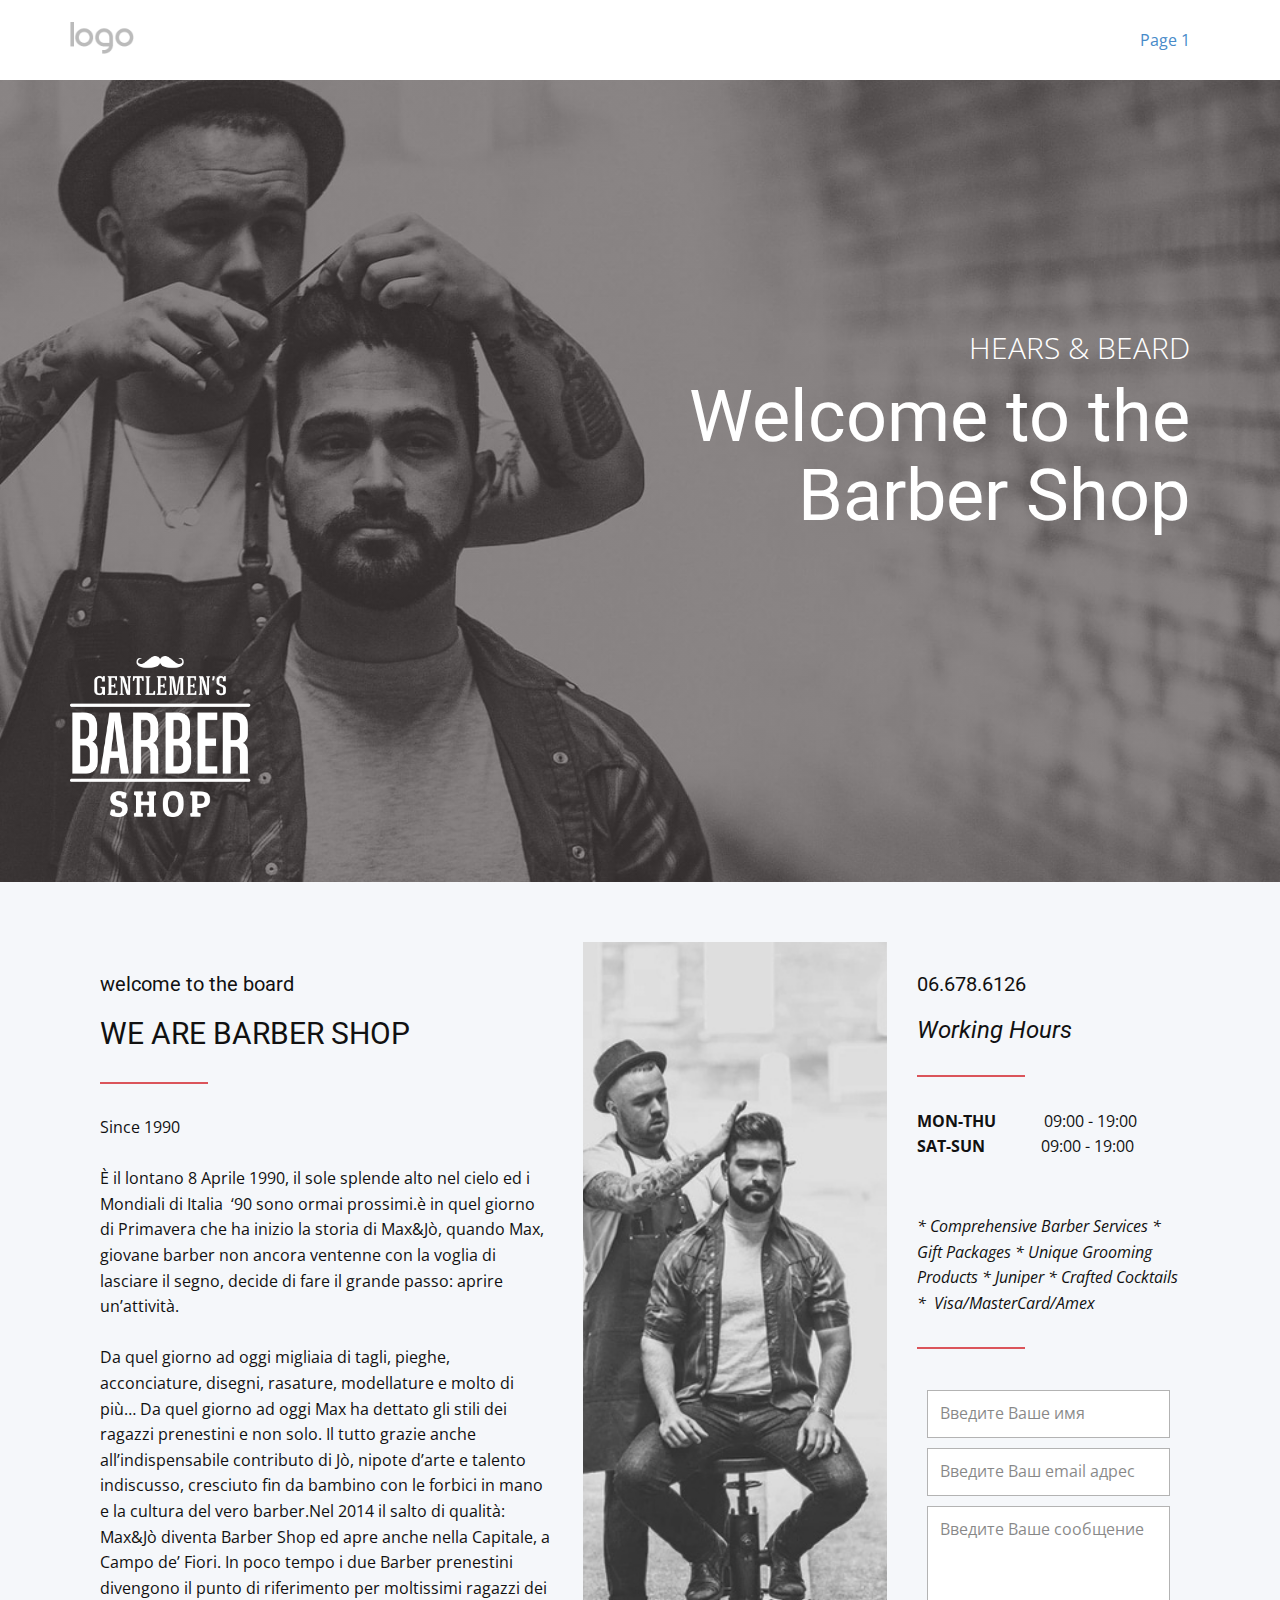
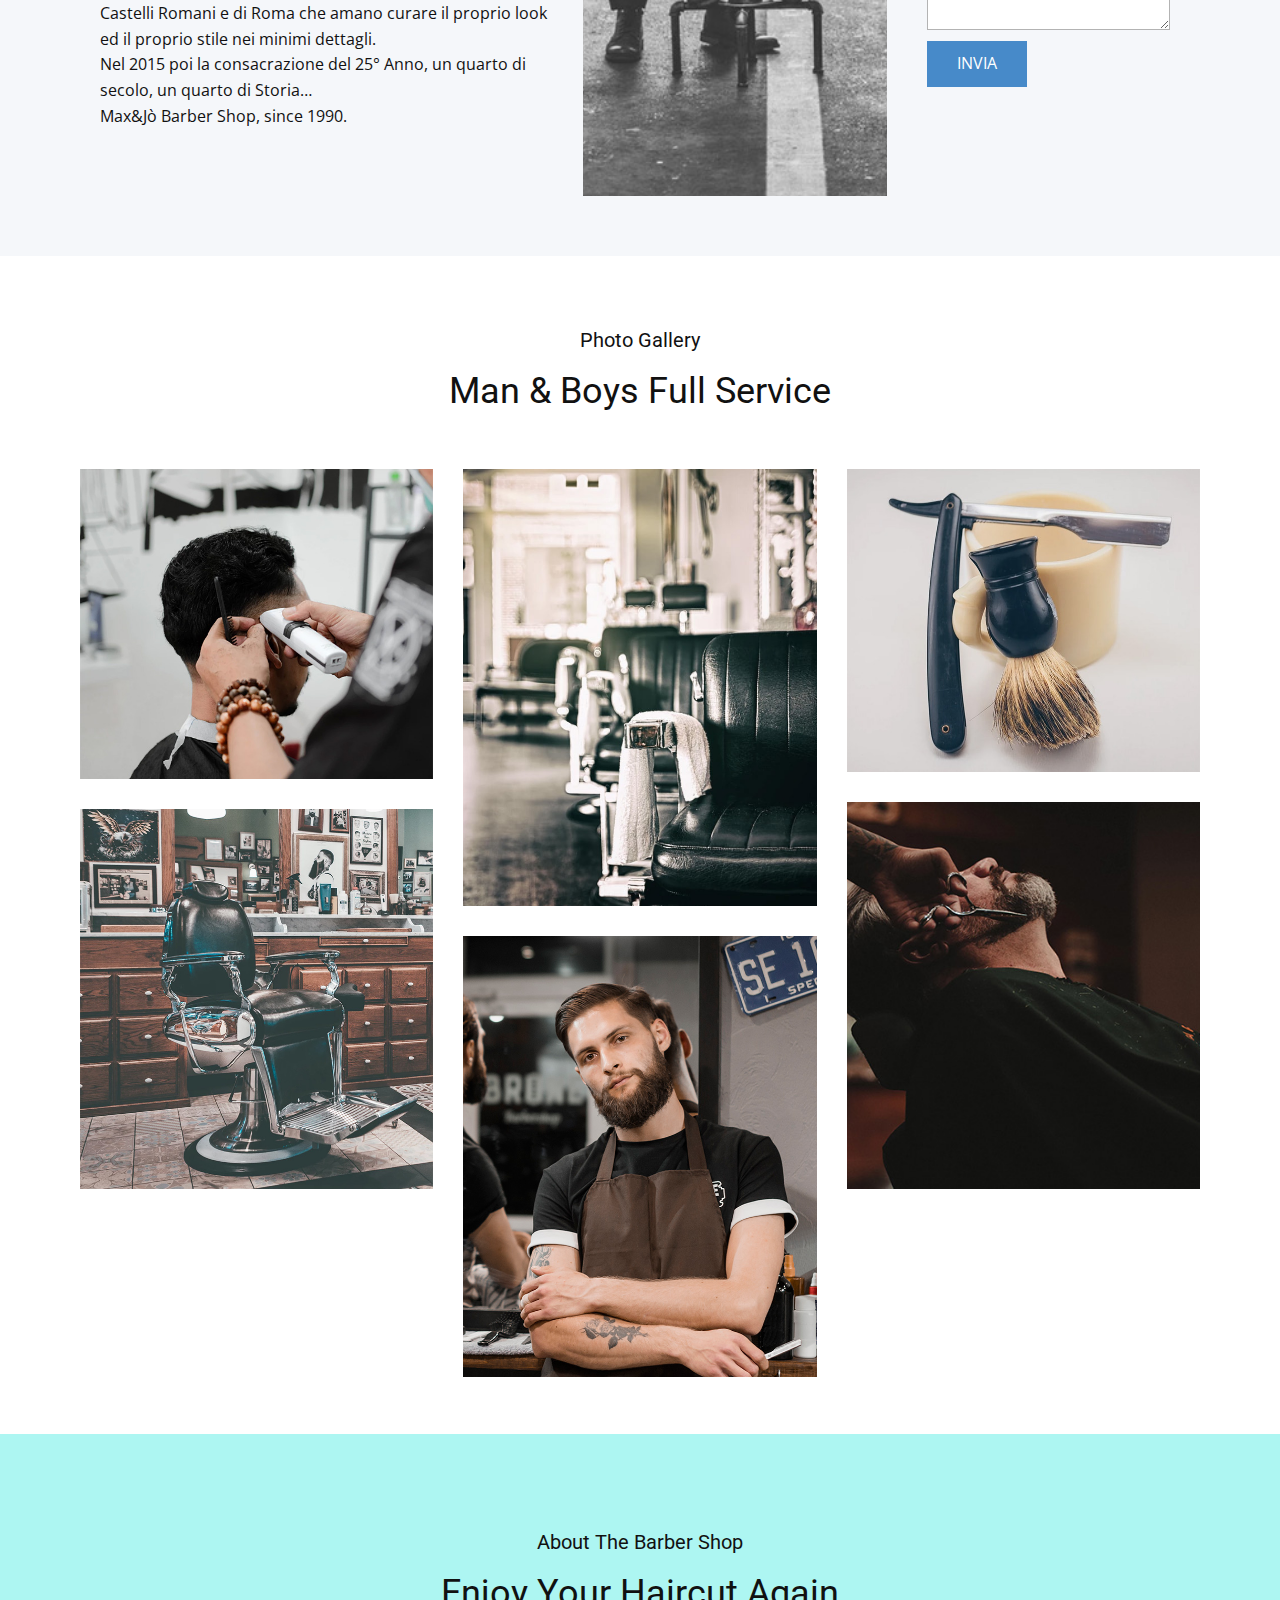
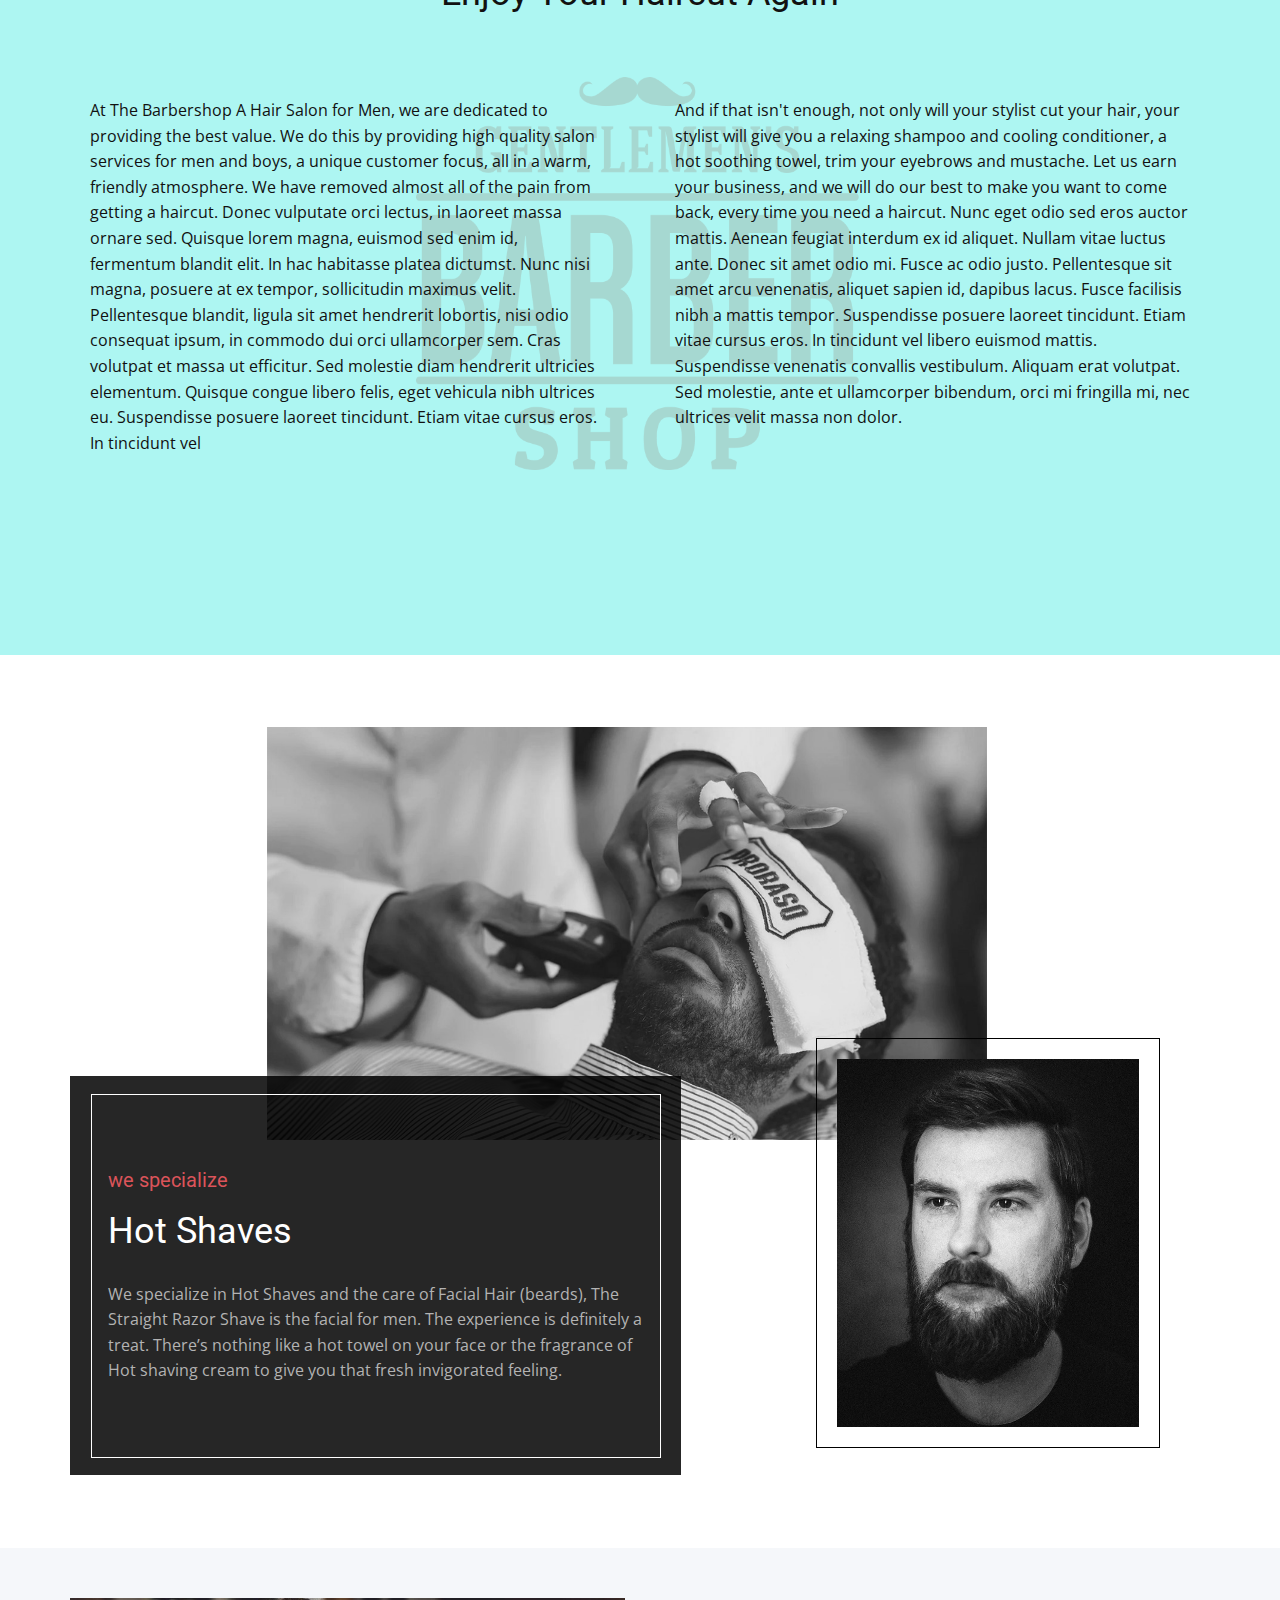
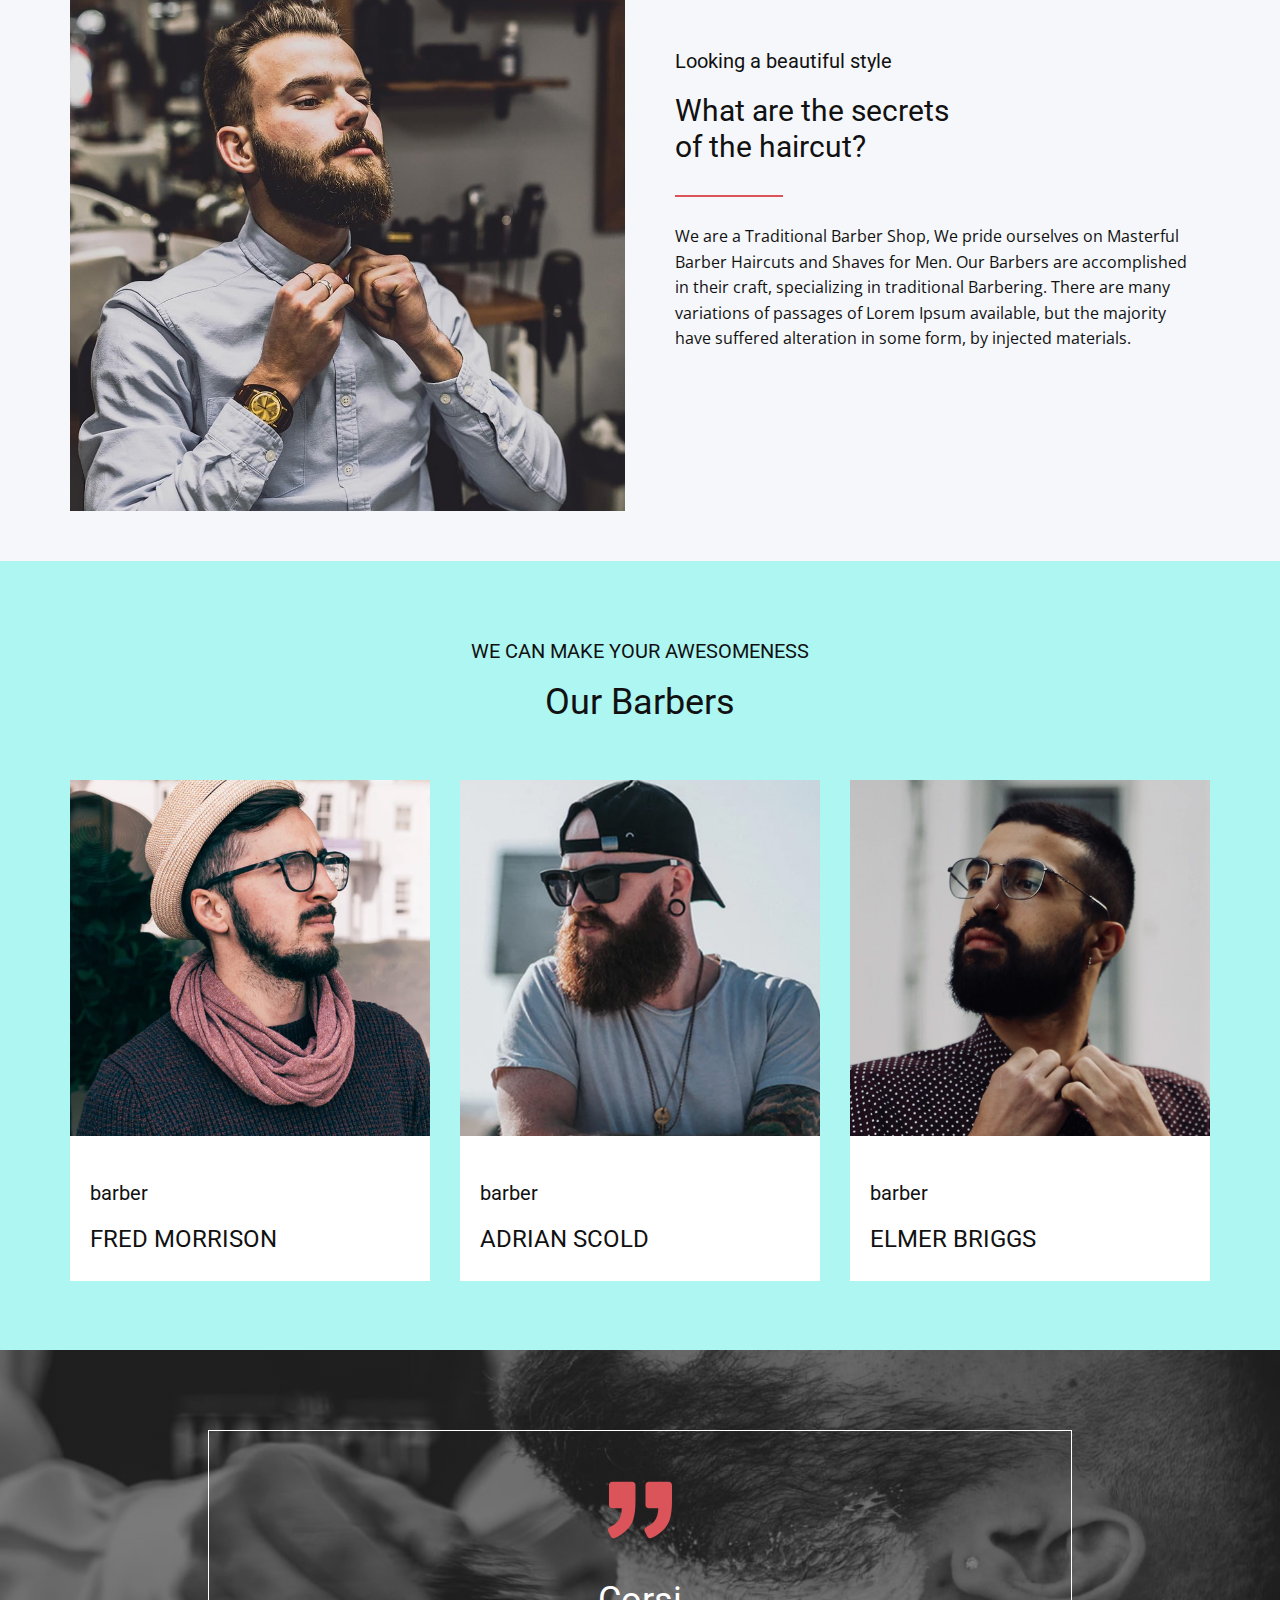
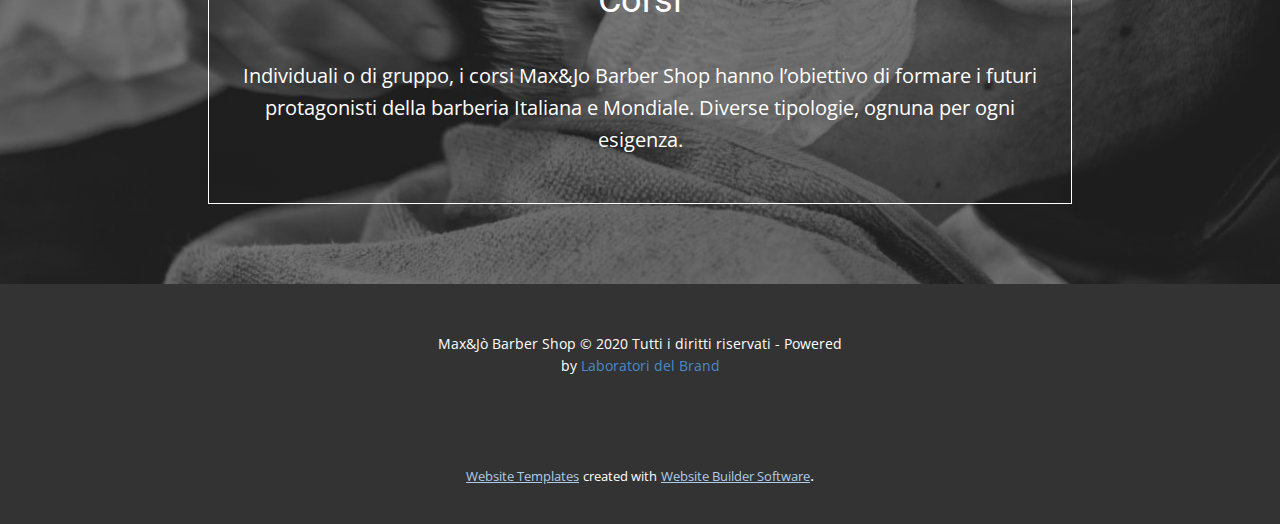
<file: index.html>
<!DOCTYPE html>
<html style="font-size: 16px;">
  <head>
    <meta name="viewport" content="width=device-width, initial-scale=1.0">
    <meta charset="utf-8">
    <meta name="keywords" content="Welcome to theBarber Shop, Man &amp; Boys Full Service, Enjoy Your Haircut Again, Hot Shaves, Our Barbers, testimonials, INTUITIVE">
    <meta name="description" content="">
    <meta name="page_type" content="np-template-header-footer-from-plugin">
    <title>Page 1</title>
    <link rel="stylesheet" href="nicepage.css" media="screen">
<link rel="stylesheet" href="Page-1.css" media="screen">
    <script class="u-script" type="text/javascript" src="jquery.js" defer=""></script>
    <script class="u-script" type="text/javascript" src="nicepage.js" defer=""></script>
    <meta name="generator" content="Nicepage 3.0.9, nicepage.com">
    <link id="u-theme-google-font" rel="stylesheet" href="https://fonts.googleapis.com/css?family=Roboto:100,100i,300,300i,400,400i,500,500i,700,700i,900,900i|Open+Sans:300,300i,400,400i,600,600i,700,700i,800,800i">
    
    
    
    
    <script src="[data-uri]"></script>
    
    
    
    
    <script type="application/ld+json">{
		"@context": "http://schema.org",
		"@type": "Organization",
		"name": "",
		"url": "index.html",
		"logo": "images/default-logo.png"
}</script>
    <meta property="og:title" content="Page 1">
    <meta property="og:type" content="website">
    <meta name="theme-color" content="#478ac9">
    <link rel="canonical" href="index.html">
    <meta property="og:url" content="index.html">
  </head>
  <body data-home-page="Page-1.html" data-home-page-title="Page 1" class="u-body"><header class="u-clearfix u-header u-header" id="sec-451f"><div class="u-clearfix u-sheet u-valign-middle u-sheet-1">
        <a href="https://nicepage.com" class="u-image u-logo u-image-1">
          <img src="images/default-logo.png" class="u-logo-image u-logo-image-1">
        </a>
        <nav class="u-menu u-menu-dropdown u-offcanvas u-menu-1">
          <div class="menu-collapse" style="font-size: 1rem; letter-spacing: 0px;">
            <a class="u-button-style u-custom-left-right-menu-spacing u-custom-padding-bottom u-custom-top-bottom-menu-spacing u-nav-link u-text-active-palette-1-base u-text-hover-palette-2-base" href="#">
              <svg><use xmlns:xlink="http://www.w3.org/1999/xlink" xlink:href="#menu-hamburger"></use></svg>
              <svg version="1.1" xmlns="http://www.w3.org/2000/svg" xmlns:xlink="http://www.w3.org/1999/xlink"><defs><symbol id="menu-hamburger" viewBox="0 0 16 16" style="width: 16px; height: 16px;"><rect y="1" width="16" height="2"></rect><rect y="7" width="16" height="2"></rect><rect y="13" width="16" height="2"></rect>
</symbol>
</defs></svg>
            </a>
          </div>
          <div class="u-nav-container">
            <ul class="u-nav u-unstyled u-nav-1"><li class="u-nav-item"><a class="u-button-style u-nav-link u-text-active-palette-1-base u-text-hover-palette-2-base" href="Page-1.html" style="padding: 10px 20px;">Page 1</a>
</li></ul>
          </div>
          <div class="u-nav-container-collapse">
            <div class="u-black u-container-style u-inner-container-layout u-opacity u-opacity-95 u-sidenav">
              <div class="u-sidenav-overflow">
                <div class="u-menu-close"></div>
                <ul class="u-align-center u-nav u-popupmenu-items u-unstyled u-nav-2"><li class="u-nav-item"><a class="u-button-style u-nav-link" href="Page-1.html">Page 1</a>
</li></ul>
              </div>
            </div>
            <div class="u-black u-menu-overlay u-opacity u-opacity-70"></div>
          </div>
        </nav>
      </div></header>
    <section class="u-clearfix u-expand-resize u-image u-shading u-section-1" id="carousel_80b3">
      <div class="u-clearfix u-sheet u-sheet-1">
        <div class="u-align-right u-container-style u-expanded-width-md u-expanded-width-sm u-expanded-width-xs u-group u-group-1">
          <div class="u-container-layout u-valign-middle-xs u-valign-top-sm u-container-layout-1">
            <h3 class="u-custom-font u-text u-text-font u-text-1">Hears &amp; Beard</h3>
            <h1 class="u-text u-title u-text-2">Welcome to the<br>Barber Shop
            </h1>
          </div>
        </div>
        <img src="images/a23ca55d86296b53f7f2a6c5d90c1488.png" alt="" class="u-image u-image-contain u-image-default u-image-1" data-image-width="600" data-image-height="526">
      </div>
    </section>
    <section class="u-clearfix u-palette-5-light-3 u-section-2" id="carousel_e642">
      <div class="u-clearfix u-sheet u-sheet-1">
        <div class="u-clearfix u-layout-wrap u-layout-wrap-1">
          <div class="u-layout">
            <div class="u-layout-row">
              <div class="u-align-left u-container-style u-layout-cell u-left-cell u-size-27 u-layout-cell-1">
                <div class="u-container-layout u-container-layout-1">
                  <h5 class="u-text u-text-1">welcome to the board</h5>
                  <h3 class="u-text u-text-2">WE ARE BARBER SHOP</h3>
                  <div class="u-border-2 u-border-palette-2-base u-line u-line-horizontal u-line-1"></div>
                  <p class="u-text u-text-3">Since 1990<br>
                    <br>È il lontano 8 Aprile 1990, il sole splende alto nel cielo ed i Mondiali di Italia &nbsp;‘90 sono ormai prossimi.è in quel giorno di Primavera che ha inizio la storia di Max&amp;Jò, quando&nbsp;Max, giovane barber non ancora ventenne con la voglia di lasciare il segno, decide di fare il grande passo: aprire un’attività.<br>
                    <br>Da quel giorno ad oggi migliaia di tagli, pieghe, acconciature, disegni, rasature, modellature e molto di più… Da quel giorno ad oggi Max ha dettato gli stili dei ragazzi prenestini e non solo. Il tutto grazie anche all’indispensabile contributo di&nbsp;Jò, nipote d’arte e talento indiscusso, cresciuto fin da bambino con le forbici in mano e la cultura del vero barber.Nel 2014 il salto di qualità: Max&amp;Jò diventa&nbsp;Barber Shop&nbsp;ed apre anche nella Capitale, a Campo de’ Fiori. In poco tempo i due Barber prenestini divengono il punto di riferimento per moltissimi ragazzi dei Castelli Romani e di Roma che amano curare il proprio look ed il proprio stile nei minimi dettagli.<br>Nel 2015 poi la consacrazione del 25° Anno, un quarto di secolo, un quarto di Storia…<br>Max&amp;Jò Barber Shop, since 1990.
                  </p>
                </div>
              </div>
              <div class="u-container-style u-image u-layout-cell u-size-16 u-image-1">
                <div class="u-container-layout u-container-layout-2"></div>
              </div>
              <div class="u-container-style u-layout-cell u-right-cell u-size-17 u-layout-cell-3">
                <div class="u-container-layout u-valign-top u-container-layout-3">
                  <h5 class="u-text u-text-4">06.678.6126</h5>
                  <h3 class="u-text u-text-5">Working Hours</h3>
                  <div class="u-border-2 u-border-palette-2-base u-line u-line-horizontal u-line-2"></div>
                  <p class="u-text u-text-6"><b>MON-THU&nbsp; &nbsp; &nbsp; &nbsp; &nbsp; &nbsp;&nbsp;</b>09:00 - 19:00<br><b>SAT-SUN</b>&nbsp; &nbsp; &nbsp; &nbsp; &nbsp; &nbsp; &nbsp; 09:00 - 19:00&nbsp;<br>
                  </p>
                  <p class="u-text u-text-7">* Comprehensive Barber Services * Gift Packages * Unique Grooming Products * Juniper * Crafted Cocktails *&nbsp; Visa/MasterCard/Amex&nbsp;</p>
                  <div class="u-border-2 u-border-palette-2-base u-line u-line-horizontal u-line-3"></div>
                  <div class="u-form u-form-1">
                    <form action="#" method="POST" class="u-clearfix u-form-spacing-10 u-form-vertical u-inner-form" style="padding: 10px" source="custom" name="form">
                      <div class="u-form-group u-form-name">
                        <label for="name-0bd3" class="u-form-control-hidden u-label">Имя</label>
                        <input type="text" placeholder="Введите Ваше имя" id="name-0bd3" name="name" class="u-border-1 u-border-grey-30 u-input u-input-rectangle u-white" required="">
                      </div>
                      <div class="u-form-email u-form-group">
                        <label for="email-0bd3" class="u-form-control-hidden u-label">Эл. почта</label>
                        <input type="email" placeholder="Введите Ваш email адрес" id="email-0bd3" name="email" class="u-border-1 u-border-grey-30 u-input u-input-rectangle u-white" required="">
                      </div>
                      <div class="u-form-group u-form-message">
                        <label for="message-0bd3" class="u-form-control-hidden u-label">Сообщение</label>
                        <textarea placeholder="Введите Ваше сообщение" rows="4" cols="50" id="message-0bd3" name="message" class="u-border-1 u-border-grey-30 u-input u-input-rectangle u-white" required=""></textarea>
                      </div>
                      <div class="u-align-left u-form-group u-form-submit">
                        <a href="#" class="u-btn u-btn-submit u-button-style">INVIA</a>
                        <input type="submit" value="submit" class="u-form-control-hidden">
                      </div>
                      <div class="u-form-send-message u-form-send-success"> Спасибо! Ваше сообщение отправлено. </div>
                      <div class="u-form-send-error u-form-send-message"> Отправка не удалась. Пожалуйста, исправьте ошибки и попробуйте еще раз. </div>
                      <input type="hidden" value="" name="recaptchaResponse">
                    </form>
                  </div>
                </div>
              </div>
            </div>
          </div>
        </div>
      </div>
    </section>
    <section class="u-clearfix u-section-3" id="carousel_2cab">
      <div class="u-clearfix u-sheet u-sheet-1">
        <div class="u-align-center u-container-style u-group u-group-1">
          <div class="u-container-layout u-valign-middle u-container-layout-1">
            <h5 class="u-text u-text-1">Photo Gallery</h5>
            <h2 class="u-text u-text-2">Man &amp; Boys Full Service</h2>
          </div>
        </div>
        <div class="u-clearfix u-gutter-30 u-layout-wrap u-layout-wrap-1">
          <div class="u-gutter-0 u-layout">
            <div class="u-layout-row">
              <div class="u-size-20 u-size-30-md">
                <div class="u-layout-col">
                  <div class="u-container-style u-image u-layout-cell u-left-cell u-size-20 u-image-1">
                    <div class="u-container-layout"></div>
                  </div>
                  <div class="u-container-style u-image u-layout-cell u-left-cell u-size-40 u-image-2">
                    <div class="u-container-layout"></div>
                  </div>
                </div>
              </div>
              <div class="u-size-20 u-size-30-md">
                <div class="u-layout-col">
                  <div class="u-container-style u-image u-layout-cell u-size-40 u-image-3">
                    <div class="u-container-layout"></div>
                  </div>
                  <div class="u-container-style u-expand-resize u-layout-cell u-size-20 u-layout-cell-4">
                    <div class="u-container-layout">
                      <img class="u-expanded-width u-image u-image-4" src="images/8a4f31515cd189882cdef448dda088a3.jpeg">
                    </div>
                  </div>
                </div>
              </div>
              <div class="u-size-20 u-size-60-md">
                <div class="u-layout-col">
                  <div class="u-container-style u-image u-layout-cell u-right-cell u-size-20 u-image-5">
                    <div class="u-container-layout"></div>
                  </div>
                  <div class="u-container-style u-image u-layout-cell u-right-cell u-size-40 u-image-6">
                    <div class="u-container-layout"></div>
                  </div>
                </div>
              </div>
            </div>
          </div>
        </div>
      </div>
    </section>
    <section class="u-clearfix u-palette-4-light-2 u-section-4" id="carousel_0607">
      <div class="u-clearfix u-sheet u-sheet-1">
        <div class="u-align-center u-container-style u-expanded-width-md u-expanded-width-sm u-expanded-width-xs u-group u-group-1">
          <div class="u-container-layout u-valign-middle u-container-layout-1">
            <h5 class="u-text u-text-1">About The Barber Shop</h5>
            <h2 class="u-text u-text-2">Enjoy Your Haircut Again</h2>
          </div>
        </div>
        <img src="images/47398b18359d832657ec2edb0827fa9e.png" alt="" class="u-image u-image-contain u-image-default u-opacity u-opacity-35 u-image-1">
        <div class="u-clearfix u-expanded-width u-gutter-30 u-layout-wrap u-layout-wrap-1">
          <div class="u-gutter-0 u-layout">
            <div class="u-layout-row">
              <div class="u-container-style u-layout-cell u-left-cell u-size-30 u-layout-cell-1">
                <div class="u-container-layout u-valign-top">
                  <p class="u-text u-text-3">At The Barbershop A Hair Salon for Men, we are dedicated to providing the best value. We do this by providing high quality salon services for men and boys, a unique customer focus, all in a warm, friendly atmosphere. We
                                    have removed almost all of the pain from getting a haircut. Donec vulputate orci lectus, in laoreet massa ornare sed. Quisque lorem magna, euismod sed enim id, fermentum blandit elit. In hac habitasse platea dictumst.
                                    Nunc nisi magna, posuere at ex tempor, sollicitudin maximus velit. Pellentesque blandit, ligula sit amet hendrerit lobortis, nisi odio consequat ipsum, in commodo dui orci ullamcorper sem. Cras volutpat et massa ut
                                    efficitur. Sed molestie diam hendrerit ultricies elementum. Quisque congue libero felis, eget vehicula nibh ultrices eu.&nbsp;Suspendisse posuere laoreet tincidunt. Etiam vitae cursus eros. In tincidunt vel</p>
                </div>
              </div>
              <div class="u-container-style u-layout-cell u-right-cell u-size-30 u-layout-cell-2">
                <div class="u-container-layout u-valign-top">
                  <p class="u-text u-text-4">And if that isn't enough, not only will your stylist cut your hair, your stylist will give you a relaxing shampoo and cooling conditioner, a hot soothing towel, trim your eyebrows and mustache. Let us earn your business,
                                    and we will do our best to make you want to come back, every time you need a haircut.&nbsp;Nunc eget odio sed eros auctor mattis. Aenean feugiat interdum ex id aliquet. Nullam vitae luctus ante. Donec sit amet odio
                                    mi. Fusce ac odio justo. Pellentesque sit amet arcu venenatis, aliquet sapien id, dapibus lacus. Fusce facilisis nibh a mattis tempor. Suspendisse posuere laoreet tincidunt. Etiam vitae cursus eros. In tincidunt vel
                                    libero euismod mattis. Suspendisse venenatis convallis vestibulum. Aliquam erat volutpat. Sed molestie, ante et ullamcorper bibendum, orci mi fringilla mi, nec ultrices velit massa non dolor.</p>
                </div>
              </div>
            </div>
          </div>
        </div>
      </div>
    </section>
    <section class="u-clearfix u-white u-section-5" id="carousel_82b7">
      <div class="u-clearfix u-sheet u-sheet-1">
        <img src="images/3dfba72dd6ccd16042b3765561008984.jpeg" alt="" class="u-image u-image-default u-image-1">
        <div class="u-black u-opacity u-opacity-85 u-shape u-shape-rectangle u-shape-1"></div>
        <div class="u-align-center-sm u-align-center-xs u-align-left-lg u-align-left-md u-align-left-xl u-border-1 u-border-white u-container-style u-group u-group-1">
          <div class="u-container-layout u-valign-middle u-container-layout-1">
            <h5 class="u-text u-text-palette-2-base u-text-1">we specialize</h5>
            <h2 class="u-text u-text-body-alt-color u-text-2">Hot Shaves</h2>
            <p class="u-text u-text-grey-30 u-text-3">We specialize in Hot Shaves and the care of Facial Hair (beards), The Straight Razor Shave is the facial for men. The experience is definitely a treat. There’s nothing like a hot towel on your face or the fragrance of Hot shaving cream
                        to give you that fresh invigorated feeling.</p>
          </div>
        </div>
        <div class="u-border-1 u-border-black u-container-style u-group u-group-2">
          <div class="u-container-layout">
            <img src="images/bdb8b1dfd44ee3abaf7d7768990ad6fa.jpeg" alt="" class="u-image u-image-default u-image-2" data-image-width="588" data-image-height="753">
          </div>
        </div>
      </div>
    </section>
    <section class="u-clearfix u-palette-5-light-3 u-section-6" id="carousel_9b77">
      <div class="u-clearfix u-sheet u-sheet-1">
        <div class="u-clearfix u-expanded-width u-gutter-30 u-layout-wrap u-layout-wrap-1">
          <div class="u-gutter-0 u-layout">
            <div class="u-layout-row">
              <div class="u-container-style u-image u-layout-cell u-left-cell u-size-30 u-image-1">
                <div class="u-container-layout"></div>
              </div>
              <div class="u-align-left u-container-style u-layout-cell u-right-cell u-size-30 u-layout-cell-2">
                <div class="u-container-layout u-valign-middle-sm u-valign-middle-xs u-valign-top-md u-container-layout-2">
                  <h5 class="u-text u-text-1">Looking a beautiful style</h5>
                  <h3 class="u-text u-text-2">What are the secrets<br>of the haircut?
                  </h3>
                  <div class="u-border-2 u-border-palette-2-base u-line u-line-horizontal u-line-1"></div>
                  <p class="u-text u-text-3">We are a Traditional Barber Shop, We pride ourselves on Masterful Barber Haircuts and Shaves for Men. Our Barbers are accomplished in their craft, specializing in traditional Barbering.&nbsp;There are many variations of
                                    passages of Lorem Ipsum available, but the majority have suffered alteration in some form, by injected materials.</p>
                </div>
              </div>
            </div>
          </div>
        </div>
      </div>
    </section>
    <section class="u-clearfix u-palette-4-light-2 u-section-7" id="carousel_3592">
      <div class="u-clearfix u-sheet u-sheet-1">
        <div class="u-align-center u-container-style u-expanded-width-lg u-expanded-width-md u-expanded-width-sm u-expanded-width-xs u-group u-group-1">
          <div class="u-container-layout u-valign-middle u-container-layout-1">
            <h5 class="u-text u-text-1">WE CAN MAKE YOUR AWESOMENESS</h5>
            <h2 class="u-text u-text-2">Our Barbers</h2>
          </div>
        </div>
        <div class="u-clearfix u-expanded-width u-gutter-30 u-layout-wrap u-layout-wrap-1">
          <div class="u-gutter-0 u-layout">
            <div class="u-layout-row">
              <div class="u-container-style u-layout-cell u-left-cell u-size-20 u-size-20-md u-white u-layout-cell-1">
                <div class="u-container-layout">
                  <img class="u-expanded-width u-image u-image-1" src="images/f7c1dd686e2a02fdcc5e9daa26b7d2bb.jpeg">
                  <h5 class="u-text u-text-3">barber</h5>
                  <h4 class="u-text u-text-4">FRED MORRISON</h4>
                </div>
              </div>
              <div class="u-container-style u-layout-cell u-size-20 u-size-20-md u-white u-layout-cell-2">
                <div class="u-container-layout">
                  <img class="u-expanded-width u-image u-image-2" src="images/15a720f65063b48272f63a1ef781b0bc.jpeg">
                  <h5 class="u-text u-text-5">barber</h5>
                  <h4 class="u-text u-text-6">ADRIAN SCOLD</h4>
                </div>
              </div>
              <div class="u-container-style u-layout-cell u-right-cell u-size-20 u-size-20-md u-white u-layout-cell-3">
                <div class="u-container-layout">
                  <img class="u-expanded-width u-image u-image-3" src="images/439f7e52f835009a8e8db356b4e7aa25.jpeg">
                  <h5 class="u-text u-text-7">barber</h5>
                  <h4 class="u-text u-text-8">ELMER BRIGGS</h4>
                </div>
              </div>
            </div>
          </div>
        </div>
      </div>
    </section>
    <section class="u-clearfix u-image u-shading u-section-8" src="" id="carousel_a820">
      <div class="u-clearfix u-sheet u-sheet-1">
        <div class="u-align-center u-border-1 u-border-white u-container-style u-expanded-width-md u-expanded-width-sm u-expanded-width-xs u-group u-group-1">
          <div class="u-container-layout u-valign-middle u-container-layout-1"><span class="u-icon u-icon-circle u-text-palette-2-base u-icon-1"><svg class="u-svg-link" preserveAspectRatio="xMidYMin slice" viewBox="0 0 975.036 975.036"><use xmlns:xlink="http://www.w3.org/1999/xlink" xlink:href="#svg-ee0e"></use></svg><svg xmlns="http://www.w3.org/2000/svg" xmlns:xlink="http://www.w3.org/1999/xlink" version="1.1" id="svg-ee0e" x="0px" y="0px" viewBox="0 0 975.036 975.036" style="enable-background:new 0 0 975.036 975.036;" xml:space="preserve" class="u-svg-content"><g><path d="M925.036,57.197h-304c-27.6,0-50,22.4-50,50v304c0,27.601,22.4,50,50,50h145.5c-1.9,79.601-20.4,143.3-55.4,191.2   c-27.6,37.8-69.399,69.1-125.3,93.8c-25.7,11.3-36.8,41.7-24.8,67.101l36,76c11.6,24.399,40.3,35.1,65.1,24.399   c66.2-28.6,122.101-64.8,167.7-108.8c55.601-53.7,93.7-114.3,114.3-181.9c20.601-67.6,30.9-159.8,30.9-276.8v-239   C975.036,79.598,952.635,57.197,925.036,57.197z"></path><path d="M106.036,913.497c65.4-28.5,121-64.699,166.9-108.6c56.1-53.7,94.4-114.1,115-181.2c20.6-67.1,30.899-159.6,30.899-277.5   v-239c0-27.6-22.399-50-50-50h-304c-27.6,0-50,22.4-50,50v304c0,27.601,22.4,50,50,50h145.5c-1.9,79.601-20.4,143.3-55.4,191.2   c-27.6,37.8-69.4,69.1-125.3,93.8c-25.7,11.3-36.8,41.7-24.8,67.101l35.9,75.8C52.336,913.497,81.236,924.298,106.036,913.497z"></path>
</g><g></g><g></g><g></g><g></g><g></g><g></g><g></g><g></g><g></g><g></g><g></g><g></g><g></g><g></g><g></g></svg></span>
            <h2 class="u-text u-text-body-alt-color u-text-1">Corsi</h2>
            <p class="u-text u-text-2">Individuali o di gruppo, i corsi Max&amp;Jo Barber Shop hanno l’obiettivo di formare i futuri protagonisti della barberia Italiana e Mondiale. Diverse tipologie, ognuna per ogni esigenza.</p>
          </div>
        </div>
      </div>
    </section>
    
    
    <footer class="u-align-center u-clearfix u-footer u-grey-80 u-footer" id="sec-0120"><div class="u-clearfix u-sheet u-sheet-1">
        <p class="u-small-text u-text u-text-variant u-text-1">Max&amp;Jò Barber Shop © 2020 Tutti i diritti riservati - Powered by&nbsp;<a href="https://www.laboratoridelbrand.it/" class="u-active-none u-border-none u-btn u-button-style u-hover-none u-none u-text-palette-1-base u-btn-1">Laboratori del Brand</a>
        </p>
      </div></footer>
    <section class="u-backlink u-clearfix u-grey-80">
      <a class="u-link" href="https://nicepage.com/website-templates" target="_blank">
        <span>Website Templates</span>
      </a>
      <p class="u-text">
        <span>created with</span>
      </p>
      <a class="u-link" href="https://nicepage.com/" target="_blank">
        <span>Website Builder Software</span>
      </a>. 
    </section>
  </body>
</html>
</file>
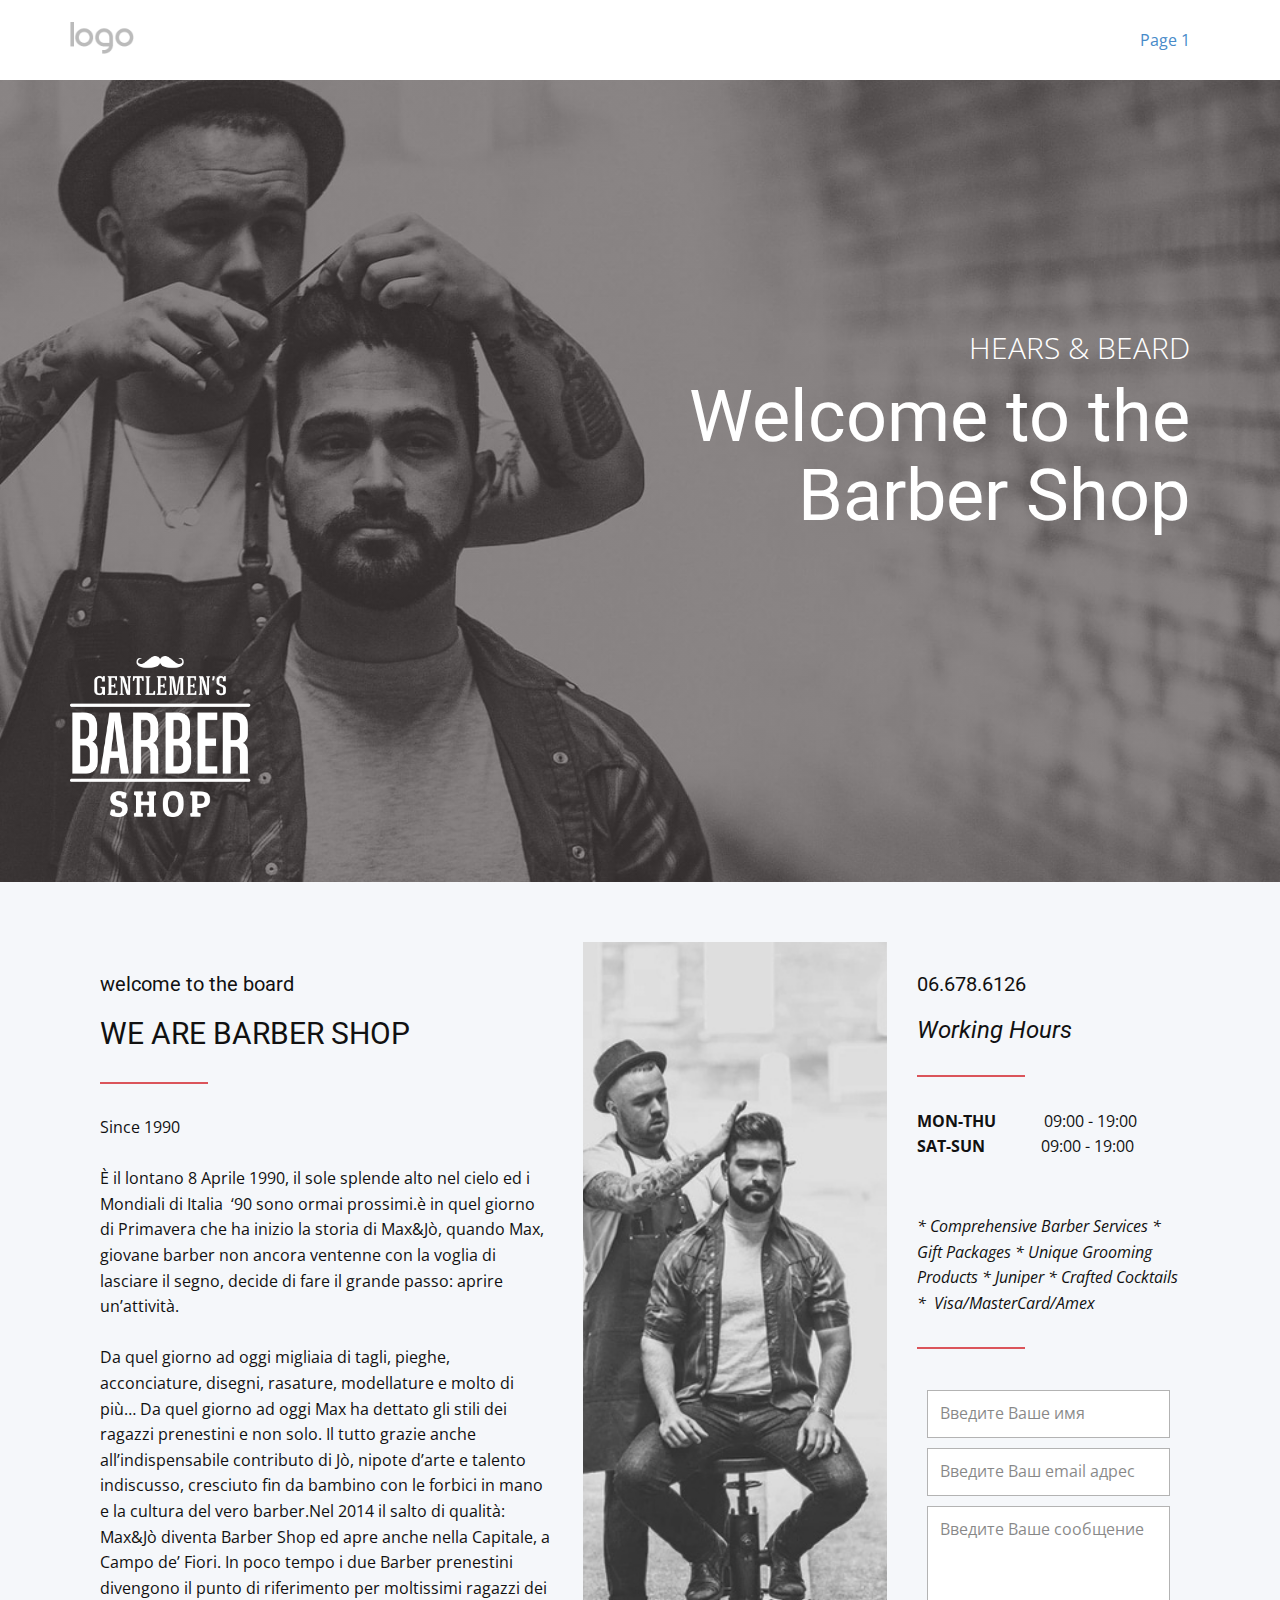
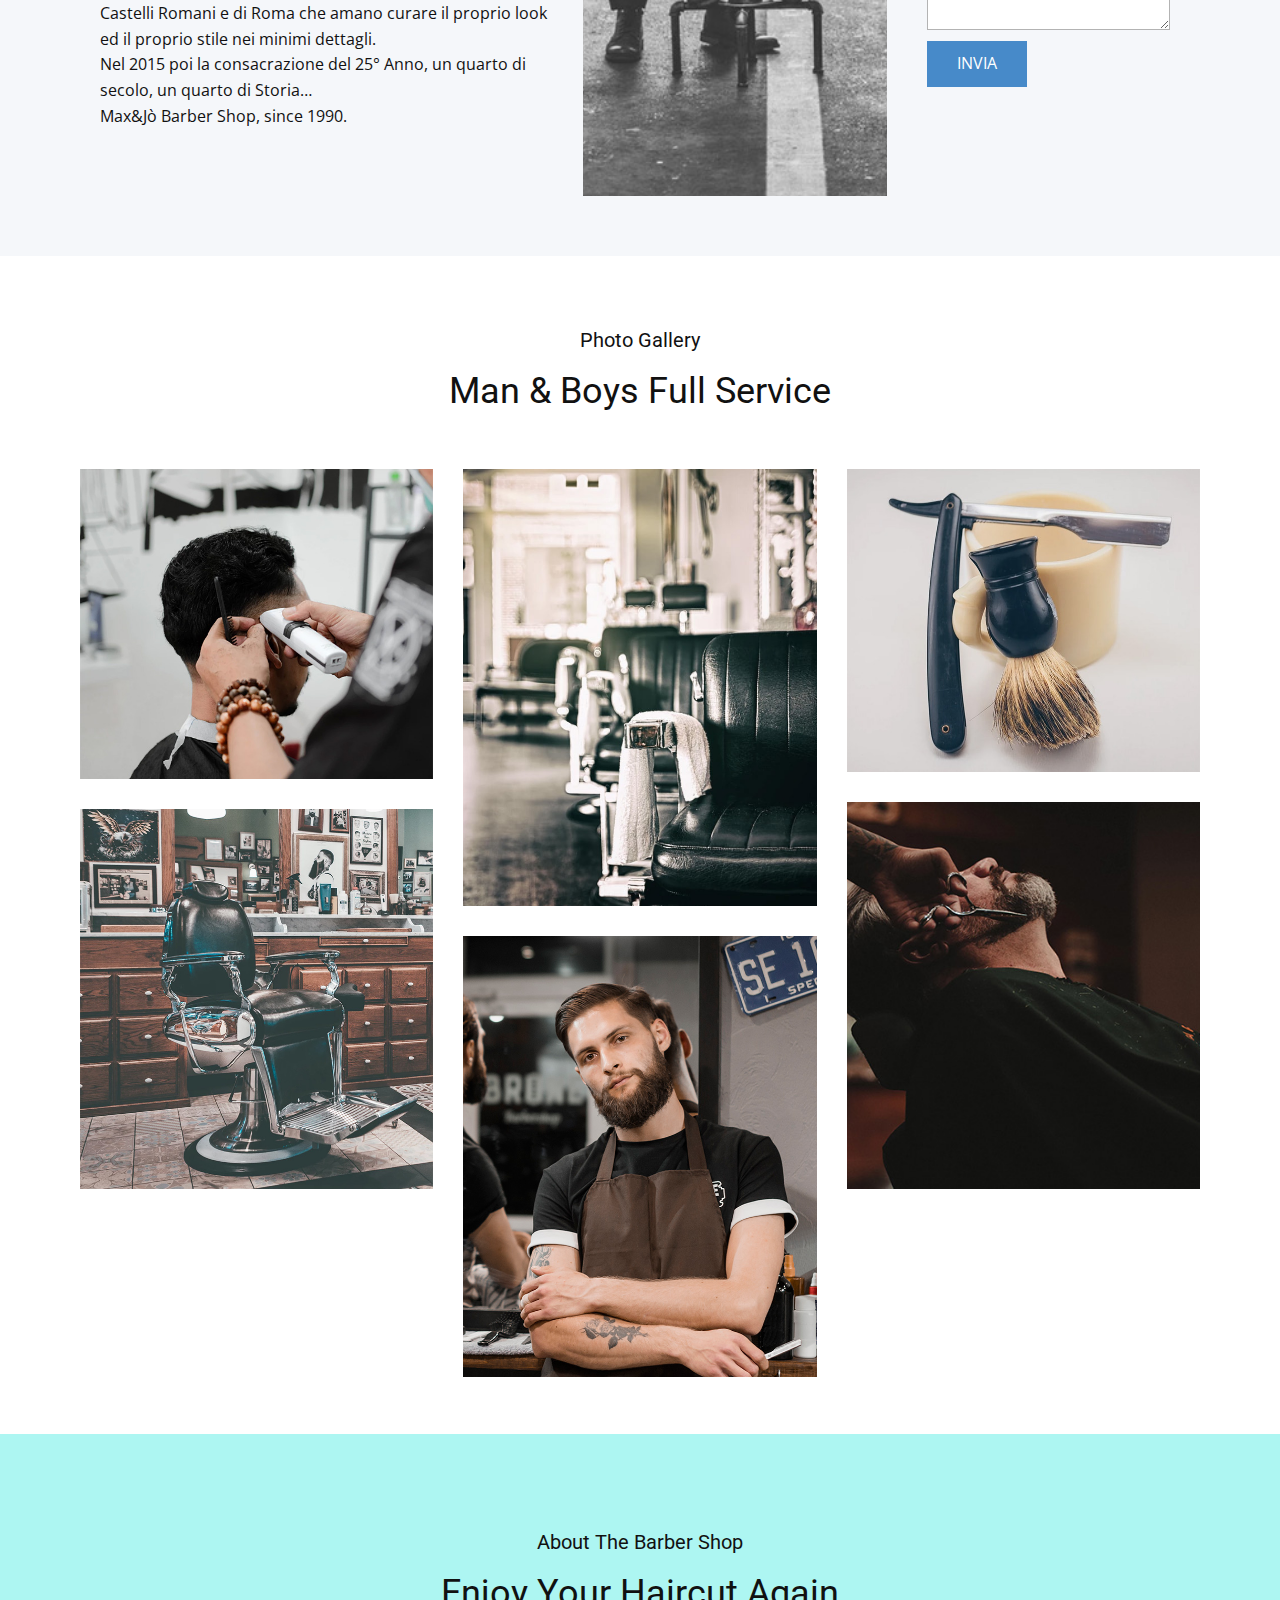
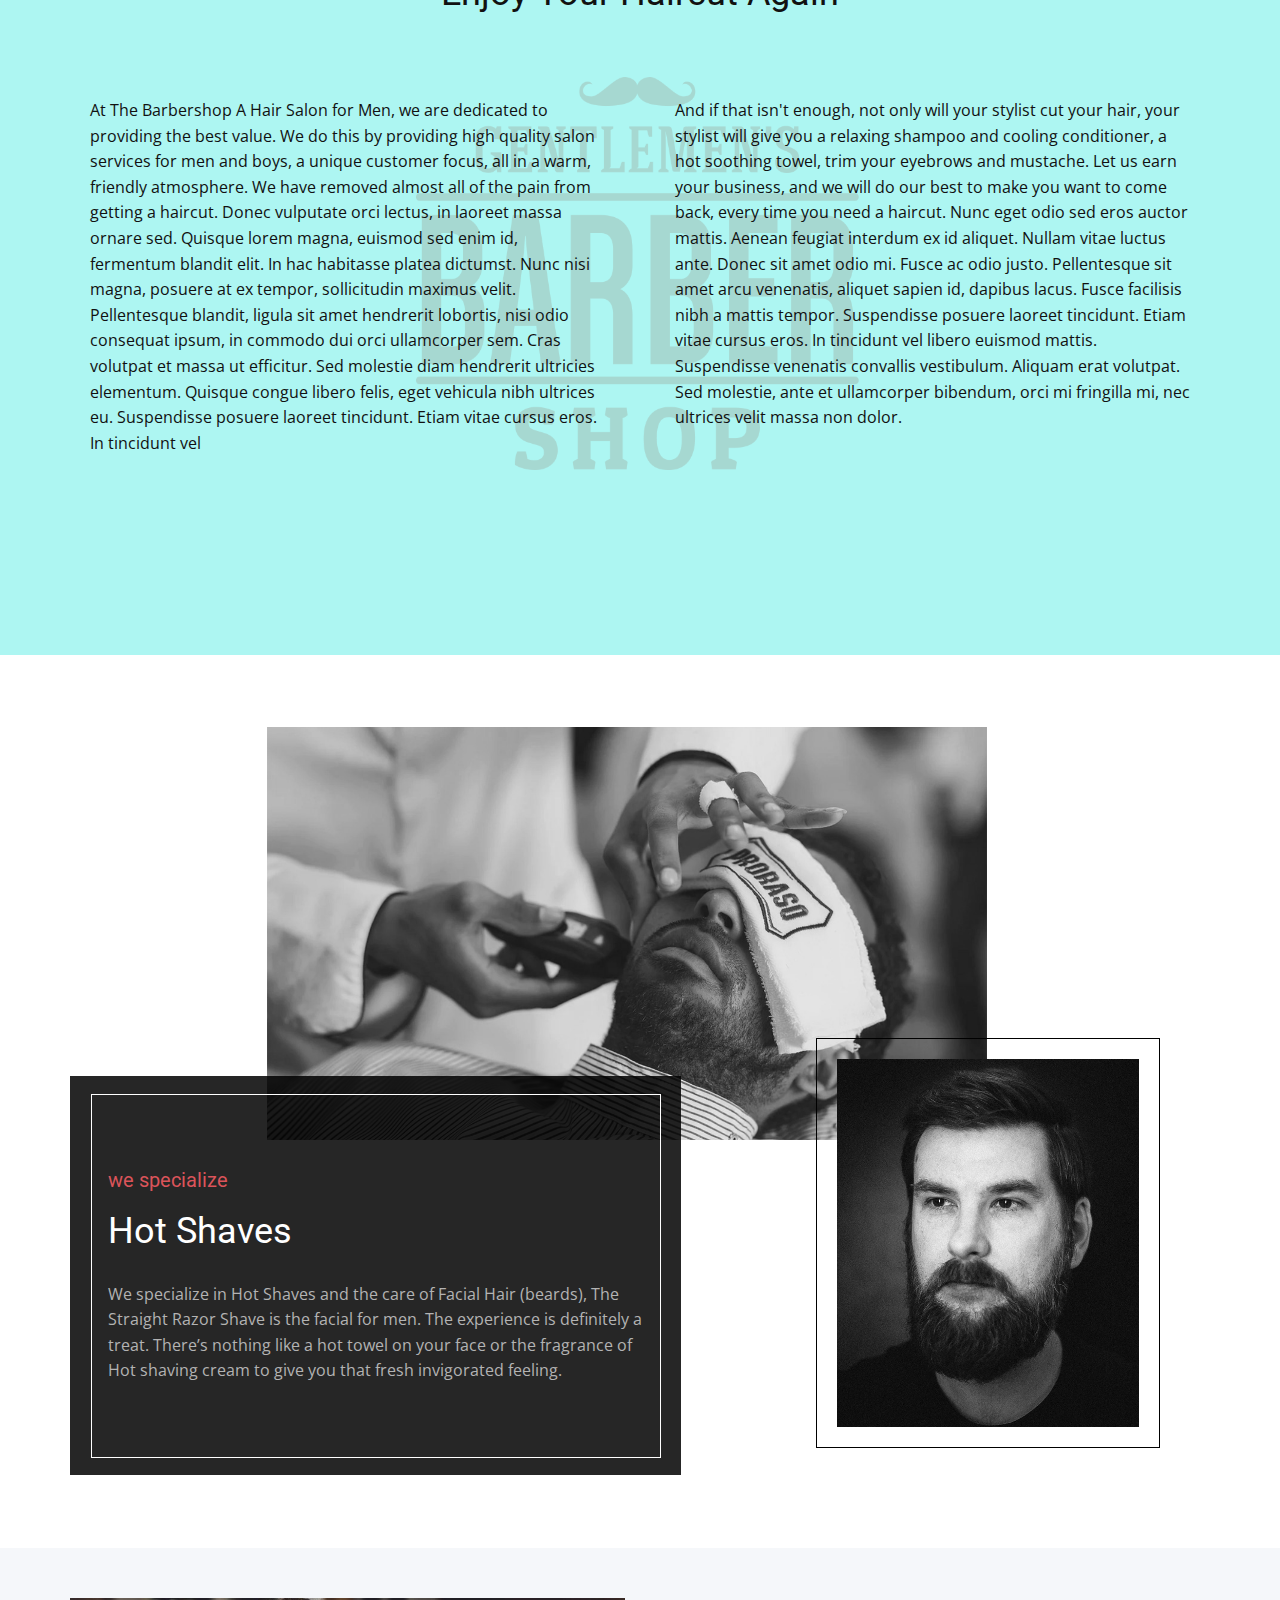
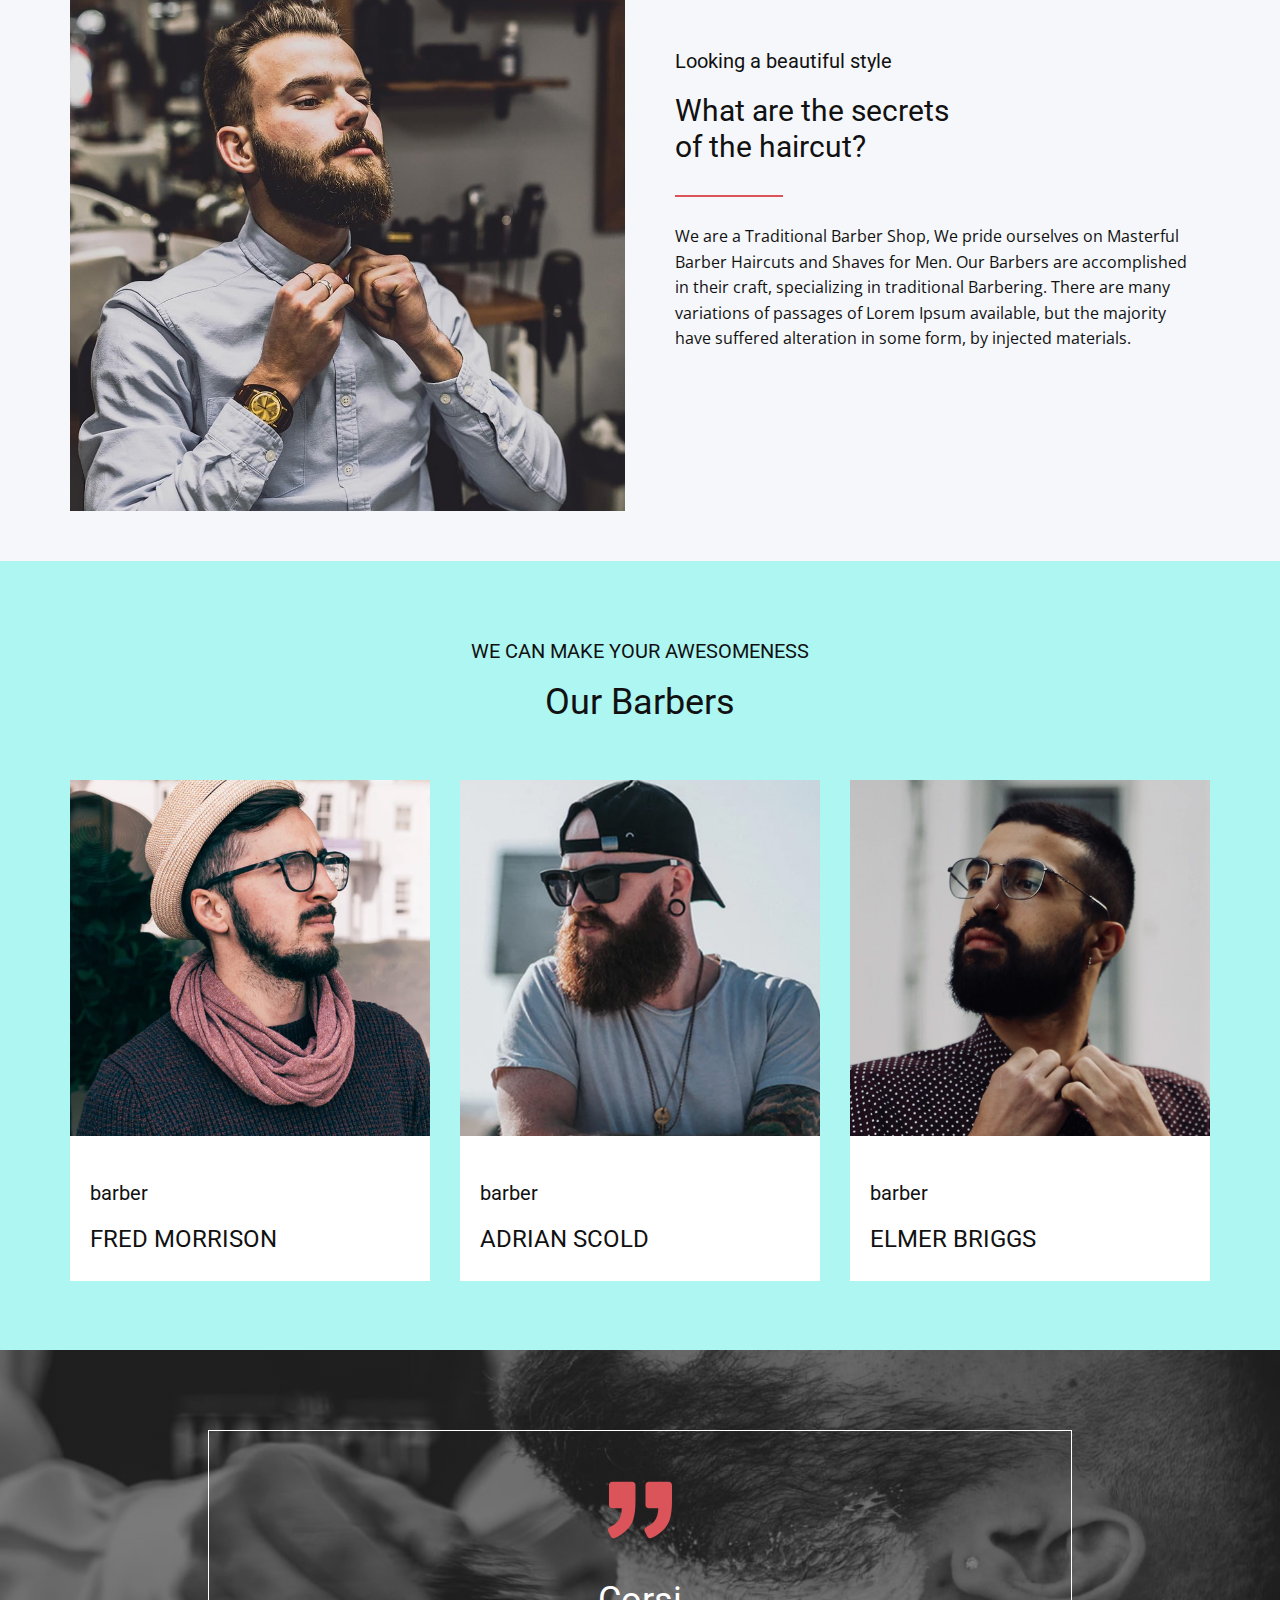
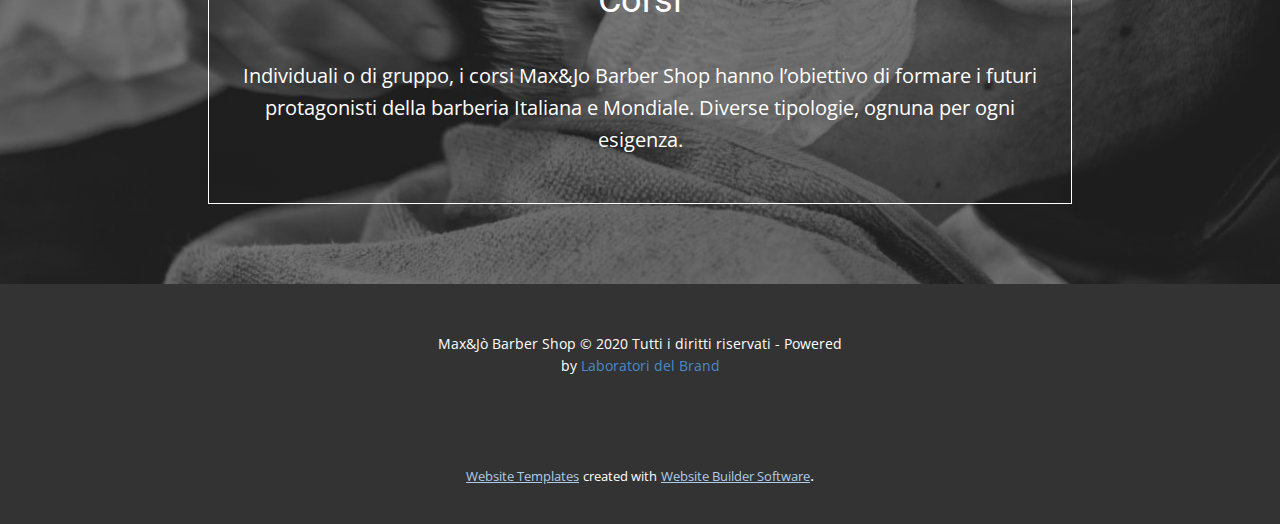
<file: Site2/index.html>
<!DOCTYPE html>
<html style="font-size: 16px;">
  <head>
    <meta name="viewport" content="width=device-width, initial-scale=1.0">
    <meta charset="utf-8">
    <meta name="keywords" content="Welcome to theBarber Shop, Man &amp; Boys Full Service, Enjoy Your Haircut Again, Hot Shaves, Our Barbers, testimonials, INTUITIVE">
    <meta name="description" content="">
    <meta name="page_type" content="np-template-header-footer-from-plugin">
    <title>Page 1</title>
    <link rel="stylesheet" href="nicepage.css" media="screen">
<link rel="stylesheet" href="Page-1.css" media="screen">
    <script class="u-script" type="text/javascript" src="jquery.js" defer=""></script>
    <script class="u-script" type="text/javascript" src="nicepage.js" defer=""></script>
    <meta name="generator" content="Nicepage 3.0.9, nicepage.com">
    <link id="u-theme-google-font" rel="stylesheet" href="https://fonts.googleapis.com/css?family=Roboto:100,100i,300,300i,400,400i,500,500i,700,700i,900,900i|Open+Sans:300,300i,400,400i,600,600i,700,700i,800,800i">
    
    
    
    
    
    
    
    
    
    <script type="application/ld+json">{
		"@context": "http://schema.org",
		"@type": "Organization",
		"name": "",
		"url": "index.html",
		"logo": "images/default-logo.png"
}</script>
    <meta property="og:title" content="Page 1">
    <meta property="og:type" content="website">
    <meta name="theme-color" content="#478ac9">
    <link rel="canonical" href="index.html">
    <meta property="og:url" content="index.html">
  </head>
  <body data-home-page="Page-1.html" data-home-page-title="Page 1" class="u-body"><header class="u-clearfix u-header u-header" id="sec-451f"><div class="u-clearfix u-sheet u-valign-middle u-sheet-1">
        <a href="https://nicepage.com" class="u-image u-logo u-image-1">
          <img src="images/default-logo.png" class="u-logo-image u-logo-image-1">
        </a>
        <nav class="u-menu u-menu-dropdown u-offcanvas u-menu-1">
          <div class="menu-collapse" style="font-size: 1rem; letter-spacing: 0px;">
            <a class="u-button-style u-custom-left-right-menu-spacing u-custom-padding-bottom u-custom-top-bottom-menu-spacing u-nav-link u-text-active-palette-1-base u-text-hover-palette-2-base" href="#">
              <svg><use xmlns:xlink="http://www.w3.org/1999/xlink" xlink:href="#menu-hamburger"></use></svg>
              <svg version="1.1" xmlns="http://www.w3.org/2000/svg" xmlns:xlink="http://www.w3.org/1999/xlink"><defs><symbol id="menu-hamburger" viewBox="0 0 16 16" style="width: 16px; height: 16px;"><rect y="1" width="16" height="2"></rect><rect y="7" width="16" height="2"></rect><rect y="13" width="16" height="2"></rect>
</symbol>
</defs></svg>
            </a>
          </div>
          <div class="u-nav-container">
            <ul class="u-nav u-unstyled u-nav-1"><li class="u-nav-item"><a class="u-button-style u-nav-link u-text-active-palette-1-base u-text-hover-palette-2-base" href="Page-1.html" style="padding: 10px 20px;">Page 1</a>
</li></ul>
          </div>
          <div class="u-nav-container-collapse">
            <div class="u-black u-container-style u-inner-container-layout u-opacity u-opacity-95 u-sidenav">
              <div class="u-sidenav-overflow">
                <div class="u-menu-close"></div>
                <ul class="u-align-center u-nav u-popupmenu-items u-unstyled u-nav-2"><li class="u-nav-item"><a class="u-button-style u-nav-link" href="Page-1.html">Page 1</a>
</li></ul>
              </div>
            </div>
            <div class="u-black u-menu-overlay u-opacity u-opacity-70"></div>
          </div>
        </nav>
      </div></header>
    <section class="u-clearfix u-expand-resize u-image u-shading u-section-1" id="carousel_80b3">
      <div class="u-clearfix u-sheet u-sheet-1">
        <div class="u-align-right u-container-style u-expanded-width-md u-expanded-width-sm u-expanded-width-xs u-group u-group-1">
          <div class="u-container-layout u-valign-middle-xs u-valign-top-sm u-container-layout-1">
            <h3 class="u-custom-font u-text u-text-font u-text-1">Hears &amp; Beard</h3>
            <h1 class="u-text u-title u-text-2">Welcome to the<br>Barber Shop
            </h1>
          </div>
        </div>
        <img src="images/a23ca55d86296b53f7f2a6c5d90c1488.png" alt="" class="u-image u-image-contain u-image-default u-image-1" data-image-width="600" data-image-height="526">
      </div>
    </section>
    <section class="u-clearfix u-palette-5-light-3 u-section-2" id="carousel_e642">
      <div class="u-clearfix u-sheet u-sheet-1">
        <div class="u-clearfix u-layout-wrap u-layout-wrap-1">
          <div class="u-layout">
            <div class="u-layout-row">
              <div class="u-align-left u-container-style u-layout-cell u-left-cell u-size-27 u-layout-cell-1">
                <div class="u-container-layout u-container-layout-1">
                  <h5 class="u-text u-text-1">welcome to the board</h5>
                  <h3 class="u-text u-text-2">WE ARE BARBER SHOP</h3>
                  <div class="u-border-2 u-border-palette-2-base u-line u-line-horizontal u-line-1"></div>
                  <p class="u-text u-text-3">Since 1990<br>
                    <br>È il lontano 8 Aprile 1990, il sole splende alto nel cielo ed i Mondiali di Italia &nbsp;‘90 sono ormai prossimi.è in quel giorno di Primavera che ha inizio la storia di Max&amp;Jò, quando&nbsp;Max, giovane barber non ancora ventenne con la voglia di lasciare il segno, decide di fare il grande passo: aprire un’attività.<br>
                    <br>Da quel giorno ad oggi migliaia di tagli, pieghe, acconciature, disegni, rasature, modellature e molto di più… Da quel giorno ad oggi Max ha dettato gli stili dei ragazzi prenestini e non solo. Il tutto grazie anche all’indispensabile contributo di&nbsp;Jò, nipote d’arte e talento indiscusso, cresciuto fin da bambino con le forbici in mano e la cultura del vero barber.Nel 2014 il salto di qualità: Max&amp;Jò diventa&nbsp;Barber Shop&nbsp;ed apre anche nella Capitale, a Campo de’ Fiori. In poco tempo i due Barber prenestini divengono il punto di riferimento per moltissimi ragazzi dei Castelli Romani e di Roma che amano curare il proprio look ed il proprio stile nei minimi dettagli.<br>Nel 2015 poi la consacrazione del 25° Anno, un quarto di secolo, un quarto di Storia…<br>Max&amp;Jò Barber Shop, since 1990.
                  </p>
                </div>
              </div>
              <div class="u-container-style u-image u-layout-cell u-size-16 u-image-1">
                <div class="u-container-layout u-container-layout-2"></div>
              </div>
              <div class="u-container-style u-layout-cell u-right-cell u-size-17 u-layout-cell-3">
                <div class="u-container-layout u-valign-top u-container-layout-3">
                  <h5 class="u-text u-text-4">06.678.6126</h5>
                  <h3 class="u-text u-text-5">Working Hours</h3>
                  <div class="u-border-2 u-border-palette-2-base u-line u-line-horizontal u-line-2"></div>
                  <p class="u-text u-text-6"><b>MON-THU&nbsp; &nbsp; &nbsp; &nbsp; &nbsp; &nbsp;&nbsp;</b>09:00 - 19:00<br><b>SAT-SUN</b>&nbsp; &nbsp; &nbsp; &nbsp; &nbsp; &nbsp; &nbsp; 09:00 - 19:00&nbsp;<br>
                  </p>
                  <p class="u-text u-text-7">* Comprehensive Barber Services * Gift Packages * Unique Grooming Products * Juniper * Crafted Cocktails *&nbsp; Visa/MasterCard/Amex&nbsp;</p>
                  <div class="u-border-2 u-border-palette-2-base u-line u-line-horizontal u-line-3"></div>
                  <div class="u-form u-form-1">
                    <form action="#" method="POST" class="u-clearfix u-form-spacing-10 u-form-vertical u-inner-form" style="padding: 10px" source="custom" name="form">
                      <div class="u-form-group u-form-name">
                        <label for="name-0bd3" class="u-form-control-hidden u-label">Имя</label>
                        <input type="text" placeholder="Введите Ваше имя" id="name-0bd3" name="name" class="u-border-1 u-border-grey-30 u-input u-input-rectangle u-white" required="">
                      </div>
                      <div class="u-form-email u-form-group">
                        <label for="email-0bd3" class="u-form-control-hidden u-label">Эл. почта</label>
                        <input type="email" placeholder="Введите Ваш email адрес" id="email-0bd3" name="email" class="u-border-1 u-border-grey-30 u-input u-input-rectangle u-white" required="">
                      </div>
                      <div class="u-form-group u-form-message">
                        <label for="message-0bd3" class="u-form-control-hidden u-label">Сообщение</label>
                        <textarea placeholder="Введите Ваше сообщение" rows="4" cols="50" id="message-0bd3" name="message" class="u-border-1 u-border-grey-30 u-input u-input-rectangle u-white" required=""></textarea>
                      </div>
                      <div class="u-align-left u-form-group u-form-submit">
                        <a href="#" class="u-btn u-btn-submit u-button-style">INVIA</a>
                        <input type="submit" value="submit" class="u-form-control-hidden">
                      </div>
                      <div class="u-form-send-message u-form-send-success"> Спасибо! Ваше сообщение отправлено. </div>
                      <div class="u-form-send-error u-form-send-message"> Отправка не удалась. Пожалуйста, исправьте ошибки и попробуйте еще раз. </div>
                      <input type="hidden" value="" name="recaptchaResponse">
                    </form>
                  </div>
                </div>
              </div>
            </div>
          </div>
        </div>
      </div>
    </section>
    <section class="u-clearfix u-section-3" id="carousel_2cab">
      <div class="u-clearfix u-sheet u-sheet-1">
        <div class="u-align-center u-container-style u-group u-group-1">
          <div class="u-container-layout u-valign-middle u-container-layout-1">
            <h5 class="u-text u-text-1">Photo Gallery</h5>
            <h2 class="u-text u-text-2">Man &amp; Boys Full Service</h2>
          </div>
        </div>
        <div class="u-clearfix u-gutter-30 u-layout-wrap u-layout-wrap-1">
          <div class="u-gutter-0 u-layout">
            <div class="u-layout-row">
              <div class="u-size-20 u-size-30-md">
                <div class="u-layout-col">
                  <div class="u-container-style u-image u-layout-cell u-left-cell u-size-20 u-image-1">
                    <div class="u-container-layout"></div>
                  </div>
                  <div class="u-container-style u-image u-layout-cell u-left-cell u-size-40 u-image-2">
                    <div class="u-container-layout"></div>
                  </div>
                </div>
              </div>
              <div class="u-size-20 u-size-30-md">
                <div class="u-layout-col">
                  <div class="u-container-style u-image u-layout-cell u-size-40 u-image-3">
                    <div class="u-container-layout"></div>
                  </div>
                  <div class="u-container-style u-expand-resize u-layout-cell u-size-20 u-layout-cell-4">
                    <div class="u-container-layout">
                      <img class="u-expanded-width u-image u-image-4" src="images/8a4f31515cd189882cdef448dda088a3.jpeg">
                    </div>
                  </div>
                </div>
              </div>
              <div class="u-size-20 u-size-60-md">
                <div class="u-layout-col">
                  <div class="u-container-style u-image u-layout-cell u-right-cell u-size-20 u-image-5">
                    <div class="u-container-layout"></div>
                  </div>
                  <div class="u-container-style u-image u-layout-cell u-right-cell u-size-40 u-image-6">
                    <div class="u-container-layout"></div>
                  </div>
                </div>
              </div>
            </div>
          </div>
        </div>
      </div>
    </section>
    <section class="u-clearfix u-palette-4-light-2 u-section-4" id="carousel_0607">
      <div class="u-clearfix u-sheet u-sheet-1">
        <div class="u-align-center u-container-style u-expanded-width-md u-expanded-width-sm u-expanded-width-xs u-group u-group-1">
          <div class="u-container-layout u-valign-middle u-container-layout-1">
            <h5 class="u-text u-text-1">About The Barber Shop</h5>
            <h2 class="u-text u-text-2">Enjoy Your Haircut Again</h2>
          </div>
        </div>
        <img src="images/47398b18359d832657ec2edb0827fa9e.png" alt="" class="u-image u-image-contain u-image-default u-opacity u-opacity-35 u-image-1">
        <div class="u-clearfix u-expanded-width u-gutter-30 u-layout-wrap u-layout-wrap-1">
          <div class="u-gutter-0 u-layout">
            <div class="u-layout-row">
              <div class="u-container-style u-layout-cell u-left-cell u-size-30 u-layout-cell-1">
                <div class="u-container-layout u-valign-top">
                  <p class="u-text u-text-3">At The Barbershop A Hair Salon for Men, we are dedicated to providing the best value. We do this by providing high quality salon services for men and boys, a unique customer focus, all in a warm, friendly atmosphere. We
                                    have removed almost all of the pain from getting a haircut. Donec vulputate orci lectus, in laoreet massa ornare sed. Quisque lorem magna, euismod sed enim id, fermentum blandit elit. In hac habitasse platea dictumst.
                                    Nunc nisi magna, posuere at ex tempor, sollicitudin maximus velit. Pellentesque blandit, ligula sit amet hendrerit lobortis, nisi odio consequat ipsum, in commodo dui orci ullamcorper sem. Cras volutpat et massa ut
                                    efficitur. Sed molestie diam hendrerit ultricies elementum. Quisque congue libero felis, eget vehicula nibh ultrices eu.&nbsp;Suspendisse posuere laoreet tincidunt. Etiam vitae cursus eros. In tincidunt vel</p>
                </div>
              </div>
              <div class="u-container-style u-layout-cell u-right-cell u-size-30 u-layout-cell-2">
                <div class="u-container-layout u-valign-top">
                  <p class="u-text u-text-4">And if that isn't enough, not only will your stylist cut your hair, your stylist will give you a relaxing shampoo and cooling conditioner, a hot soothing towel, trim your eyebrows and mustache. Let us earn your business,
                                    and we will do our best to make you want to come back, every time you need a haircut.&nbsp;Nunc eget odio sed eros auctor mattis. Aenean feugiat interdum ex id aliquet. Nullam vitae luctus ante. Donec sit amet odio
                                    mi. Fusce ac odio justo. Pellentesque sit amet arcu venenatis, aliquet sapien id, dapibus lacus. Fusce facilisis nibh a mattis tempor. Suspendisse posuere laoreet tincidunt. Etiam vitae cursus eros. In tincidunt vel
                                    libero euismod mattis. Suspendisse venenatis convallis vestibulum. Aliquam erat volutpat. Sed molestie, ante et ullamcorper bibendum, orci mi fringilla mi, nec ultrices velit massa non dolor.</p>
                </div>
              </div>
            </div>
          </div>
        </div>
      </div>
    </section>
    <section class="u-clearfix u-white u-section-5" id="carousel_82b7">
      <div class="u-clearfix u-sheet u-sheet-1">
        <img src="images/3dfba72dd6ccd16042b3765561008984.jpeg" alt="" class="u-image u-image-default u-image-1">
        <div class="u-black u-opacity u-opacity-85 u-shape u-shape-rectangle u-shape-1"></div>
        <div class="u-align-center-sm u-align-center-xs u-align-left-lg u-align-left-md u-align-left-xl u-border-1 u-border-white u-container-style u-group u-group-1">
          <div class="u-container-layout u-valign-middle u-container-layout-1">
            <h5 class="u-text u-text-palette-2-base u-text-1">we specialize</h5>
            <h2 class="u-text u-text-body-alt-color u-text-2">Hot Shaves</h2>
            <p class="u-text u-text-grey-30 u-text-3">We specialize in Hot Shaves and the care of Facial Hair (beards), The Straight Razor Shave is the facial for men. The experience is definitely a treat. There’s nothing like a hot towel on your face or the fragrance of Hot shaving cream
                        to give you that fresh invigorated feeling.</p>
          </div>
        </div>
        <div class="u-border-1 u-border-black u-container-style u-group u-group-2">
          <div class="u-container-layout">
            <img src="images/bdb8b1dfd44ee3abaf7d7768990ad6fa.jpeg" alt="" class="u-image u-image-default u-image-2" data-image-width="588" data-image-height="753">
          </div>
        </div>
      </div>
    </section>
    <section class="u-clearfix u-palette-5-light-3 u-section-6" id="carousel_9b77">
      <div class="u-clearfix u-sheet u-sheet-1">
        <div class="u-clearfix u-expanded-width u-gutter-30 u-layout-wrap u-layout-wrap-1">
          <div class="u-gutter-0 u-layout">
            <div class="u-layout-row">
              <div class="u-container-style u-image u-layout-cell u-left-cell u-size-30 u-image-1">
                <div class="u-container-layout"></div>
              </div>
              <div class="u-align-left u-container-style u-layout-cell u-right-cell u-size-30 u-layout-cell-2">
                <div class="u-container-layout u-valign-middle-sm u-valign-middle-xs u-valign-top-md u-container-layout-2">
                  <h5 class="u-text u-text-1">Looking a beautiful style</h5>
                  <h3 class="u-text u-text-2">What are the secrets<br>of the haircut?
                  </h3>
                  <div class="u-border-2 u-border-palette-2-base u-line u-line-horizontal u-line-1"></div>
                  <p class="u-text u-text-3">We are a Traditional Barber Shop, We pride ourselves on Masterful Barber Haircuts and Shaves for Men. Our Barbers are accomplished in their craft, specializing in traditional Barbering.&nbsp;There are many variations of
                                    passages of Lorem Ipsum available, but the majority have suffered alteration in some form, by injected materials.</p>
                </div>
              </div>
            </div>
          </div>
        </div>
      </div>
    </section>
    <section class="u-clearfix u-palette-4-light-2 u-section-7" id="carousel_3592">
      <div class="u-clearfix u-sheet u-sheet-1">
        <div class="u-align-center u-container-style u-expanded-width-lg u-expanded-width-md u-expanded-width-sm u-expanded-width-xs u-group u-group-1">
          <div class="u-container-layout u-valign-middle u-container-layout-1">
            <h5 class="u-text u-text-1">WE CAN MAKE YOUR AWESOMENESS</h5>
            <h2 class="u-text u-text-2">Our Barbers</h2>
          </div>
        </div>
        <div class="u-clearfix u-expanded-width u-gutter-30 u-layout-wrap u-layout-wrap-1">
          <div class="u-gutter-0 u-layout">
            <div class="u-layout-row">
              <div class="u-container-style u-layout-cell u-left-cell u-size-20 u-size-20-md u-white u-layout-cell-1">
                <div class="u-container-layout">
                  <img class="u-expanded-width u-image u-image-1" src="images/f7c1dd686e2a02fdcc5e9daa26b7d2bb.jpeg">
                  <h5 class="u-text u-text-3">barber</h5>
                  <h4 class="u-text u-text-4">FRED MORRISON</h4>
                </div>
              </div>
              <div class="u-container-style u-layout-cell u-size-20 u-size-20-md u-white u-layout-cell-2">
                <div class="u-container-layout">
                  <img class="u-expanded-width u-image u-image-2" src="images/15a720f65063b48272f63a1ef781b0bc.jpeg">
                  <h5 class="u-text u-text-5">barber</h5>
                  <h4 class="u-text u-text-6">ADRIAN SCOLD</h4>
                </div>
              </div>
              <div class="u-container-style u-layout-cell u-right-cell u-size-20 u-size-20-md u-white u-layout-cell-3">
                <div class="u-container-layout">
                  <img class="u-expanded-width u-image u-image-3" src="images/439f7e52f835009a8e8db356b4e7aa25.jpeg">
                  <h5 class="u-text u-text-7">barber</h5>
                  <h4 class="u-text u-text-8">ELMER BRIGGS</h4>
                </div>
              </div>
            </div>
          </div>
        </div>
      </div>
    </section>
    <section class="u-clearfix u-image u-shading u-section-8" src="" id="carousel_a820">
      <div class="u-clearfix u-sheet u-sheet-1">
        <div class="u-align-center u-border-1 u-border-white u-container-style u-expanded-width-md u-expanded-width-sm u-expanded-width-xs u-group u-group-1">
          <div class="u-container-layout u-valign-middle u-container-layout-1"><span class="u-icon u-icon-circle u-text-palette-2-base u-icon-1"><svg class="u-svg-link" preserveAspectRatio="xMidYMin slice" viewBox="0 0 975.036 975.036"><use xmlns:xlink="http://www.w3.org/1999/xlink" xlink:href="#svg-ee0e"></use></svg><svg xmlns="http://www.w3.org/2000/svg" xmlns:xlink="http://www.w3.org/1999/xlink" version="1.1" id="svg-ee0e" x="0px" y="0px" viewBox="0 0 975.036 975.036" style="enable-background:new 0 0 975.036 975.036;" xml:space="preserve" class="u-svg-content"><g><path d="M925.036,57.197h-304c-27.6,0-50,22.4-50,50v304c0,27.601,22.4,50,50,50h145.5c-1.9,79.601-20.4,143.3-55.4,191.2   c-27.6,37.8-69.399,69.1-125.3,93.8c-25.7,11.3-36.8,41.7-24.8,67.101l36,76c11.6,24.399,40.3,35.1,65.1,24.399   c66.2-28.6,122.101-64.8,167.7-108.8c55.601-53.7,93.7-114.3,114.3-181.9c20.601-67.6,30.9-159.8,30.9-276.8v-239   C975.036,79.598,952.635,57.197,925.036,57.197z"></path><path d="M106.036,913.497c65.4-28.5,121-64.699,166.9-108.6c56.1-53.7,94.4-114.1,115-181.2c20.6-67.1,30.899-159.6,30.899-277.5   v-239c0-27.6-22.399-50-50-50h-304c-27.6,0-50,22.4-50,50v304c0,27.601,22.4,50,50,50h145.5c-1.9,79.601-20.4,143.3-55.4,191.2   c-27.6,37.8-69.4,69.1-125.3,93.8c-25.7,11.3-36.8,41.7-24.8,67.101l35.9,75.8C52.336,913.497,81.236,924.298,106.036,913.497z"></path>
</g><g></g><g></g><g></g><g></g><g></g><g></g><g></g><g></g><g></g><g></g><g></g><g></g><g></g><g></g><g></g></svg></span>
            <h2 class="u-text u-text-body-alt-color u-text-1">Corsi</h2>
            <p class="u-text u-text-2">Individuali o di gruppo, i corsi Max&amp;Jo Barber Shop hanno l’obiettivo di formare i futuri protagonisti della barberia Italiana e Mondiale. Diverse tipologie, ognuna per ogni esigenza.</p>
          </div>
        </div>
      </div>
    </section>
    
    
    <footer class="u-align-center u-clearfix u-footer u-grey-80 u-footer" id="sec-0120"><div class="u-clearfix u-sheet u-sheet-1">
        <p class="u-small-text u-text u-text-variant u-text-1">Max&amp;Jò Barber Shop © 2020 Tutti i diritti riservati - Powered by&nbsp;<a href="https://www.laboratoridelbrand.it/" class="u-active-none u-border-none u-btn u-button-style u-hover-none u-none u-text-palette-1-base u-btn-1">Laboratori del Brand</a>
        </p>
      </div></footer>
    <section class="u-backlink u-clearfix u-grey-80">
      <a class="u-link" href="https://nicepage.com/website-templates" target="_blank">
        <span>Website Templates</span>
      </a>
      <p class="u-text">
        <span>created with</span>
      </p>
      <a class="u-link" href="https://nicepage.com/" target="_blank">
        <span>Website Builder Software</span>
      </a>. 
    </section>
  </body>
</html>
</file>
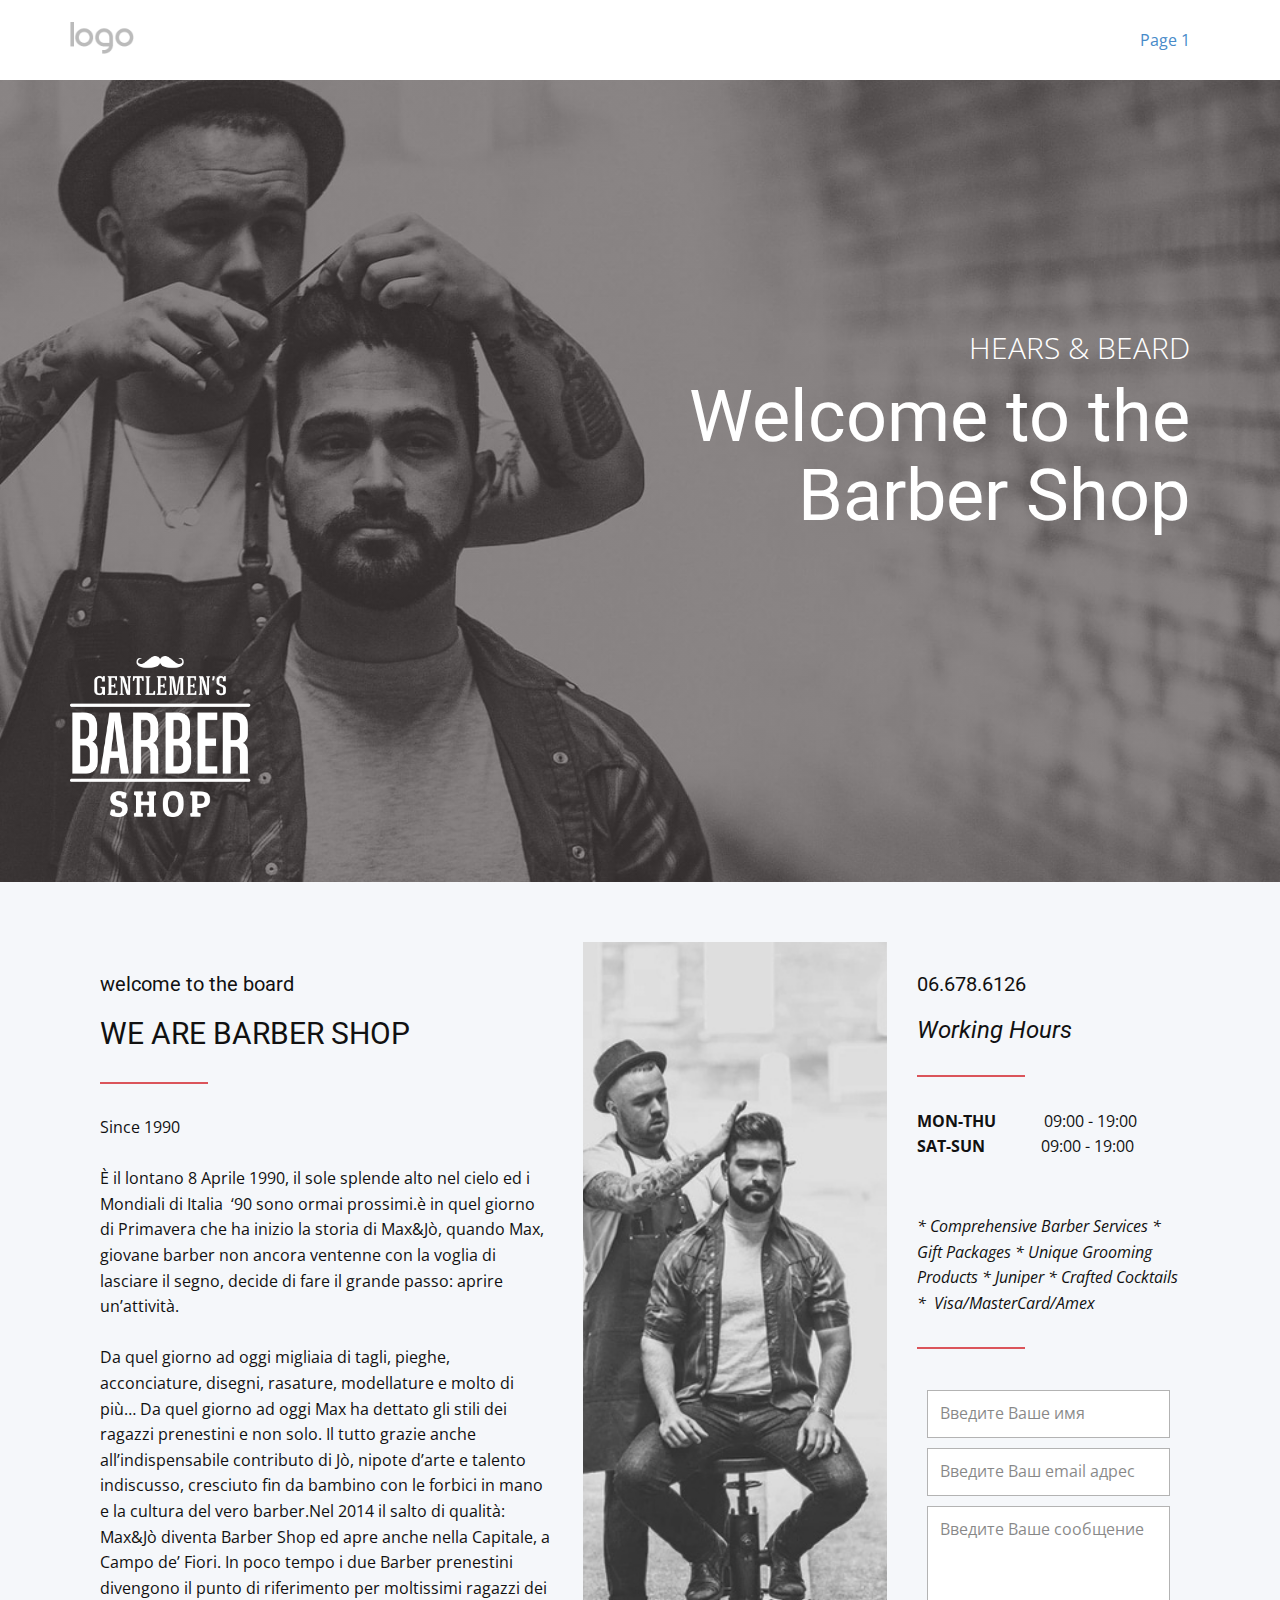
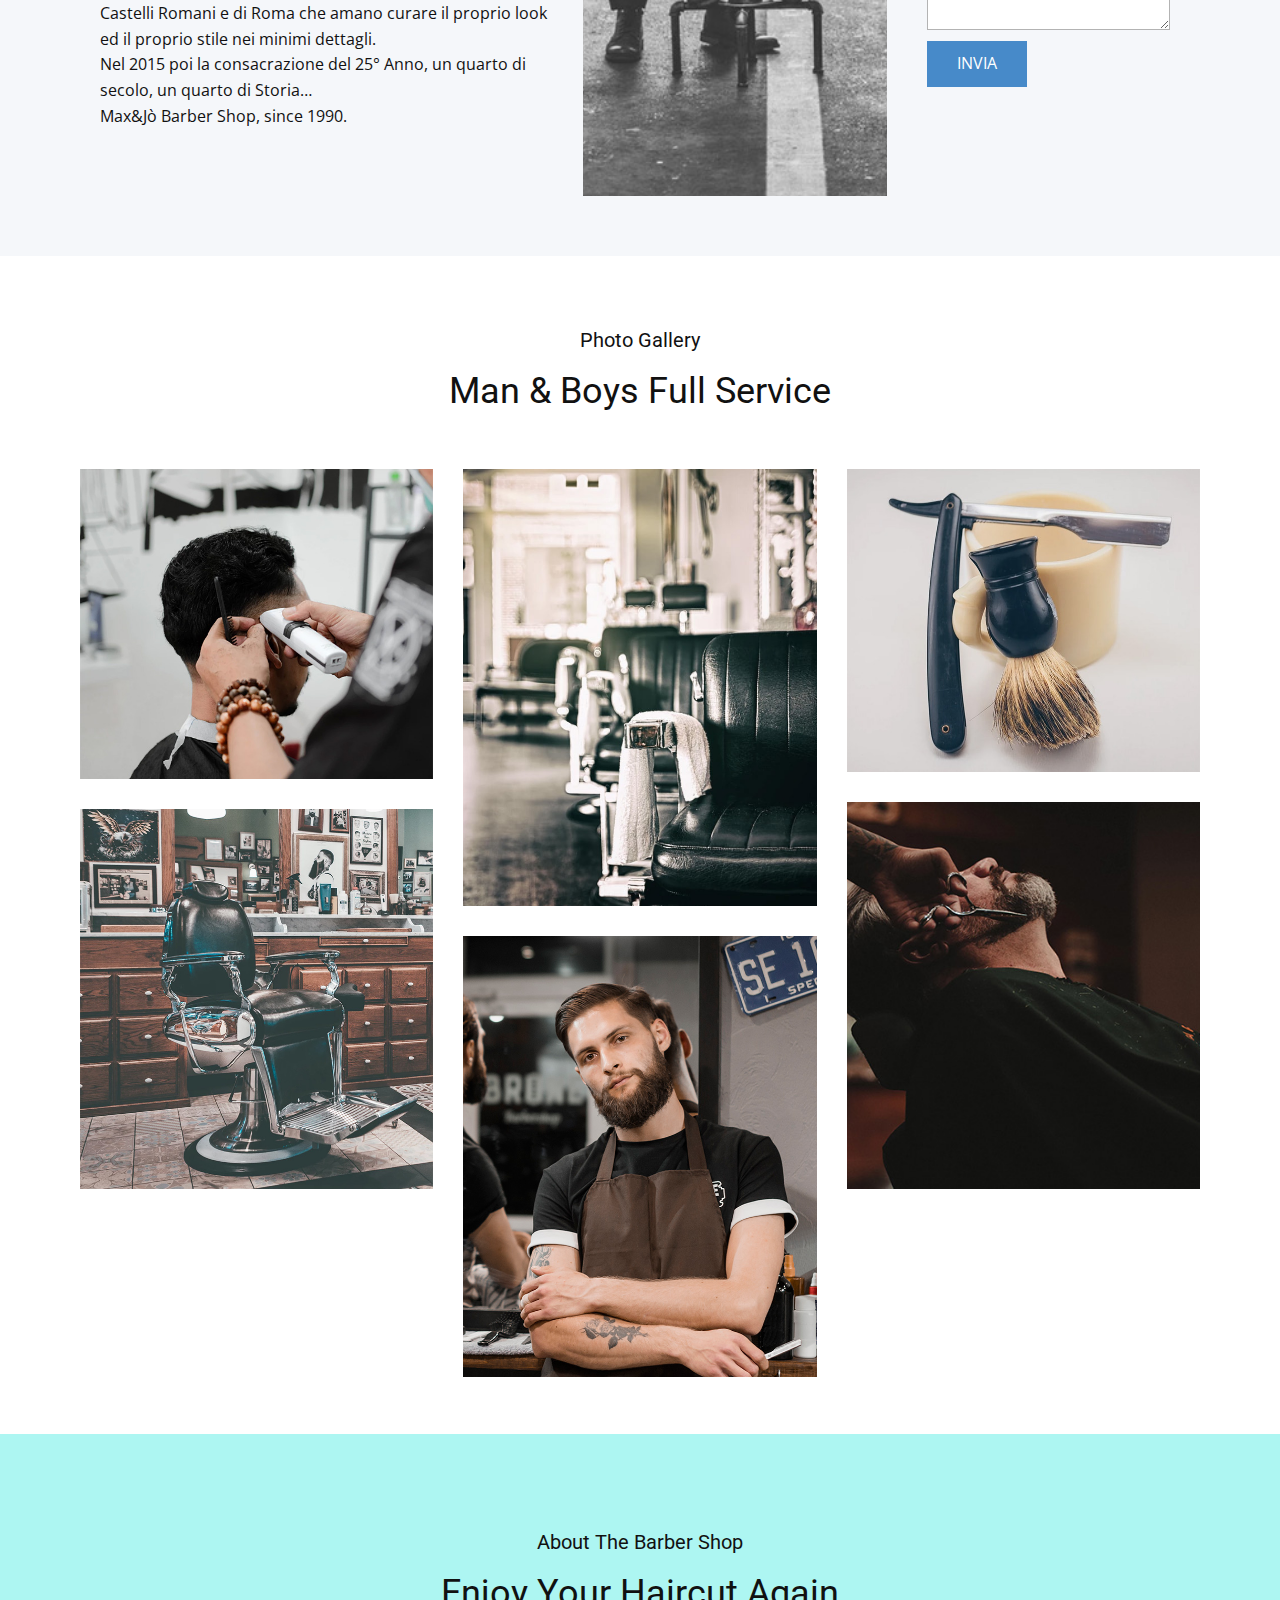
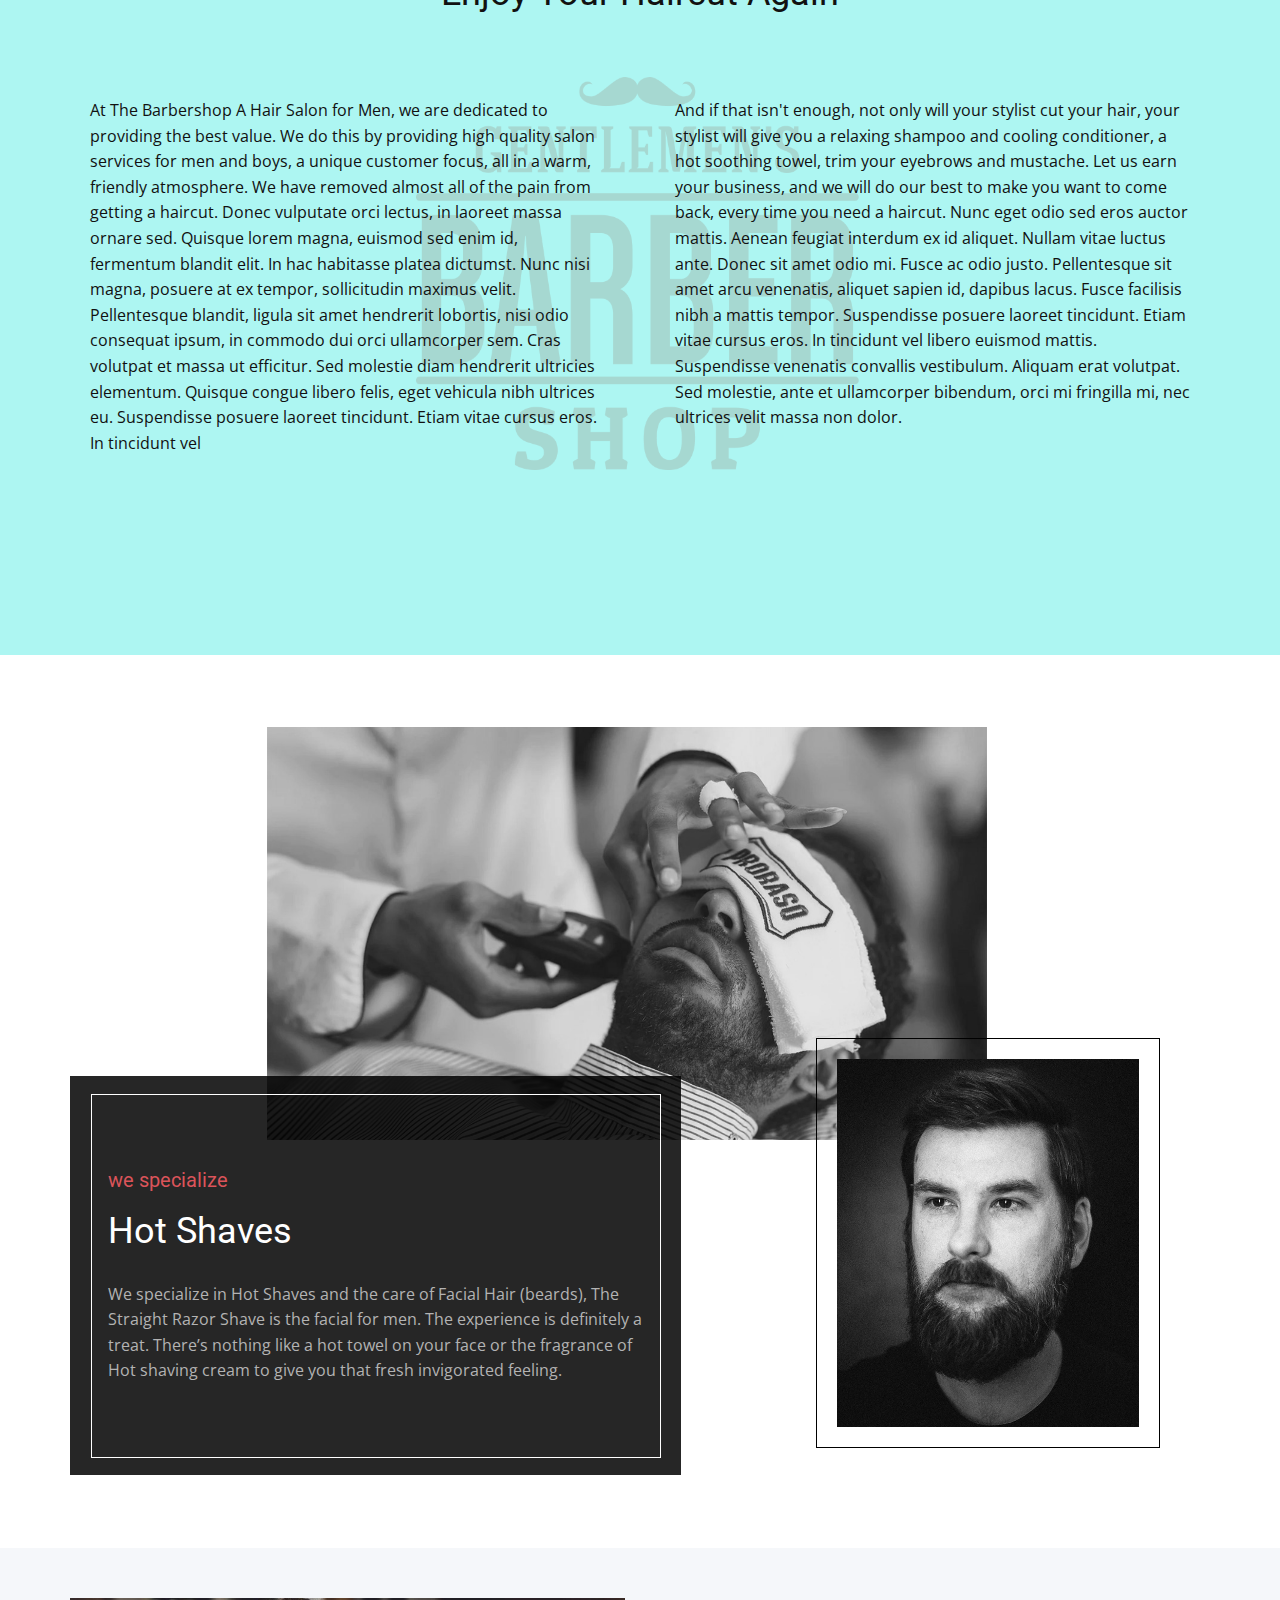
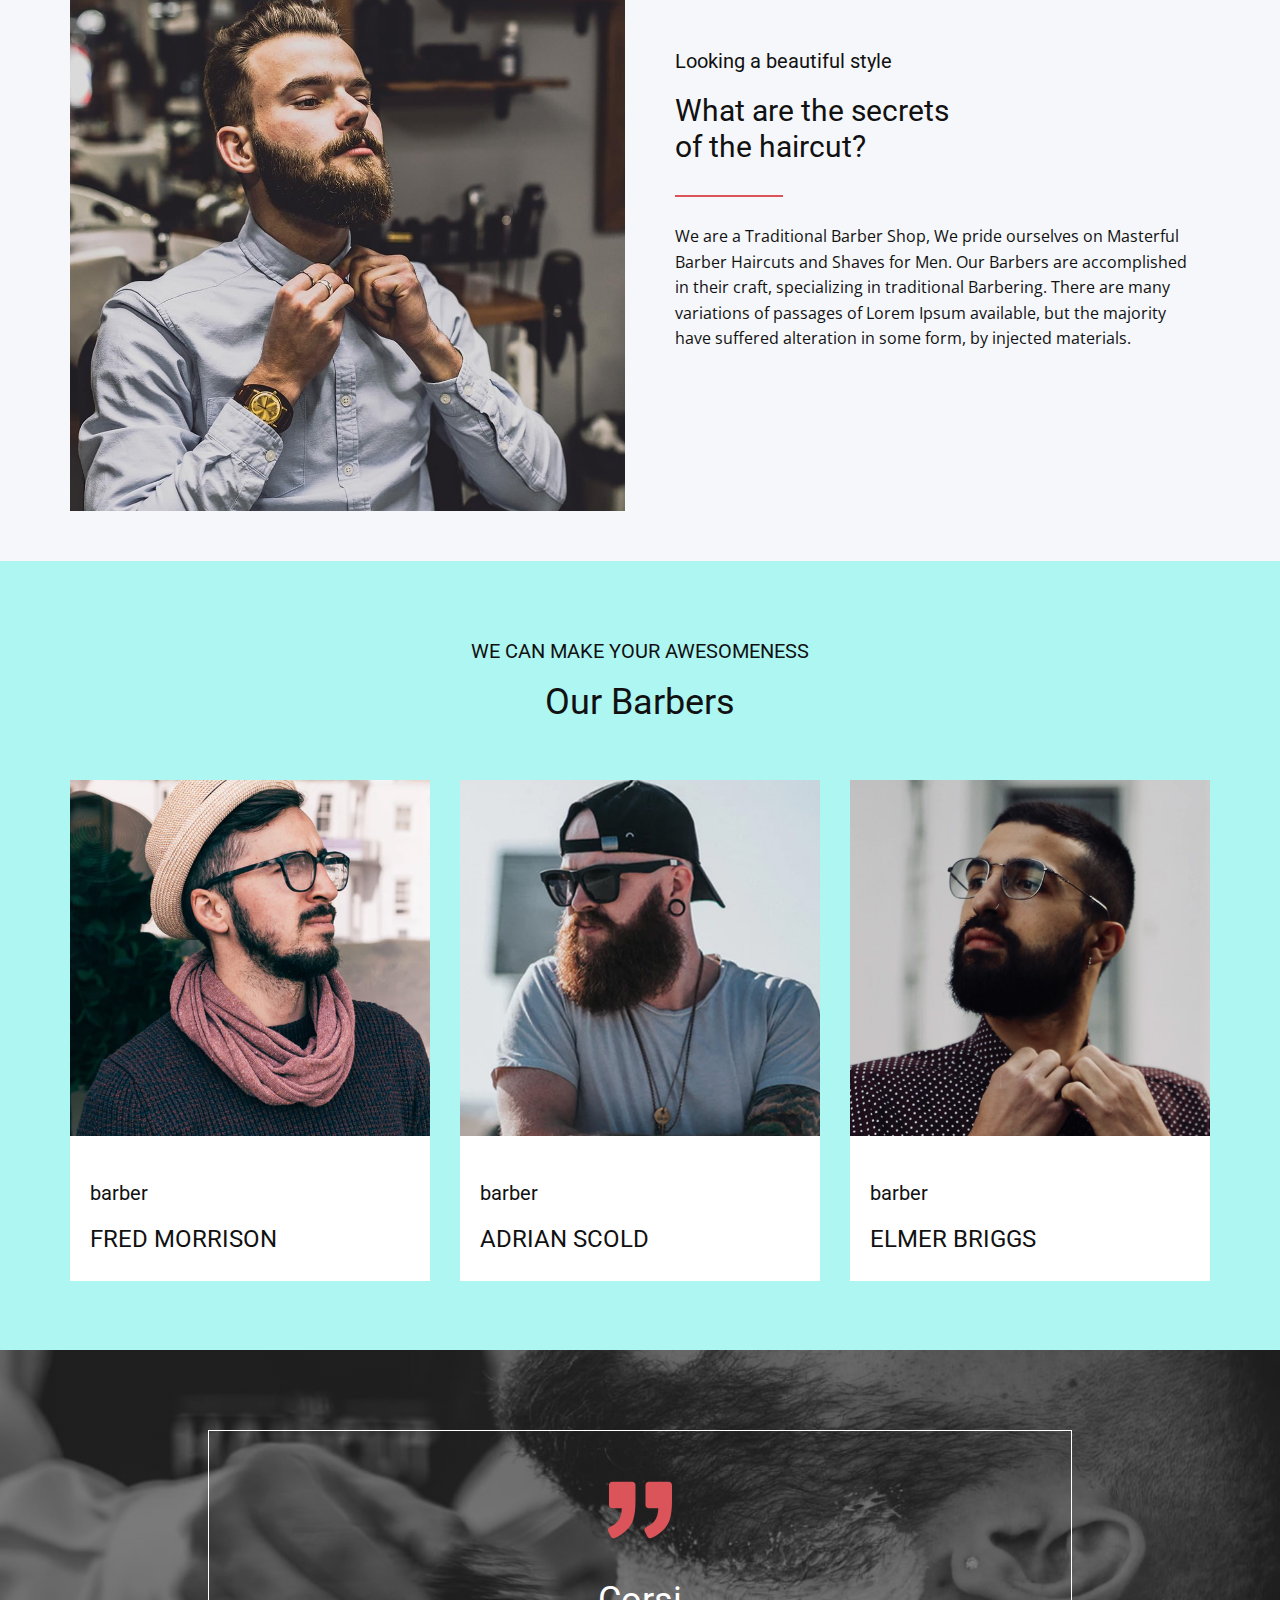
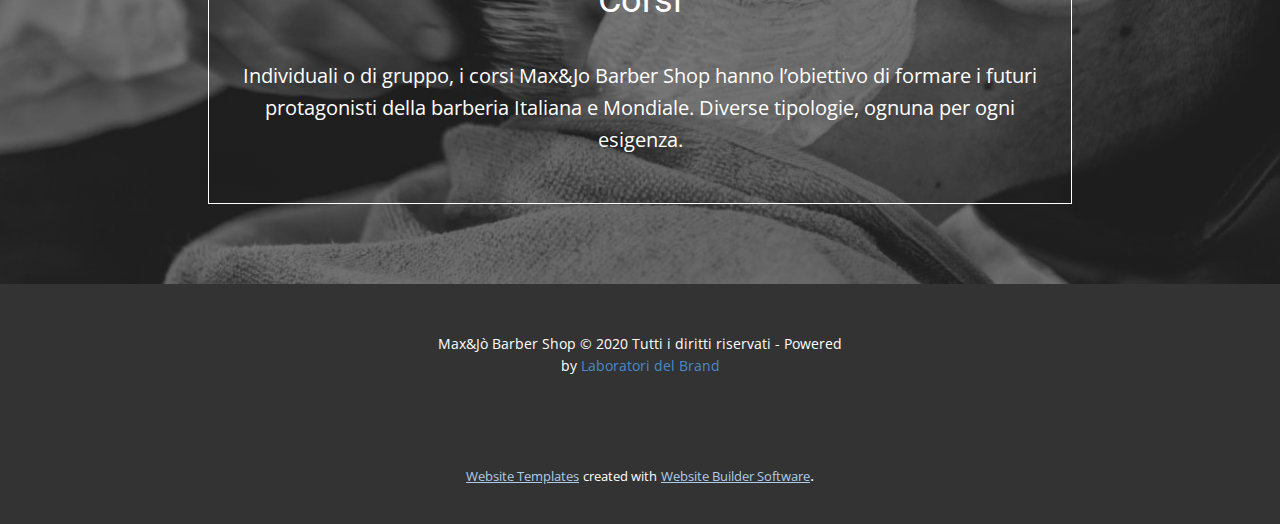
<file: Page-1.html>
<!DOCTYPE html>
<html style="font-size: 16px;">
  <head>
    <meta name="viewport" content="width=device-width, initial-scale=1.0">
    <meta charset="utf-8">
    <meta name="keywords" content="Welcome to theBarber Shop, Man &amp; Boys Full Service, Enjoy Your Haircut Again, Hot Shaves, Our Barbers, testimonials, INTUITIVE">
    <meta name="description" content="">
    <meta name="page_type" content="np-template-header-footer-from-plugin">
    <title>Page 1</title>
    <link rel="stylesheet" href="nicepage.css" media="screen">
<link rel="stylesheet" href="Page-1.css" media="screen">
    <script class="u-script" type="text/javascript" src="jquery.js" defer=""></script>
    <script class="u-script" type="text/javascript" src="nicepage.js" defer=""></script>
    <meta name="generator" content="Nicepage 3.0.9, nicepage.com">
    <link id="u-theme-google-font" rel="stylesheet" href="https://fonts.googleapis.com/css?family=Roboto:100,100i,300,300i,400,400i,500,500i,700,700i,900,900i|Open+Sans:300,300i,400,400i,600,600i,700,700i,800,800i">
    
    
    
    
    
    
    
    
    
    <script type="application/ld+json">{
		"@context": "http://schema.org",
		"@type": "Organization",
		"name": "",
		"url": "index.html",
		"logo": "images/default-logo.png"
}</script>
    <meta property="og:title" content="Page 1">
    <meta property="og:type" content="website">
    <meta name="theme-color" content="#478ac9">
    <link rel="canonical" href="index.html">
    <meta property="og:url" content="index.html">
  </head>
  <body class="u-body"><header class="u-clearfix u-header u-header" id="sec-451f"><div class="u-clearfix u-sheet u-valign-middle u-sheet-1">
        <a href="https://nicepage.com" class="u-image u-logo u-image-1">
          <img src="images/default-logo.png" class="u-logo-image u-logo-image-1">
        </a>
        <nav class="u-menu u-menu-dropdown u-offcanvas u-menu-1">
          <div class="menu-collapse" style="font-size: 1rem; letter-spacing: 0px;">
            <a class="u-button-style u-custom-left-right-menu-spacing u-custom-padding-bottom u-custom-top-bottom-menu-spacing u-nav-link u-text-active-palette-1-base u-text-hover-palette-2-base" href="#">
              <svg><use xmlns:xlink="http://www.w3.org/1999/xlink" xlink:href="#menu-hamburger"></use></svg>
              <svg version="1.1" xmlns="http://www.w3.org/2000/svg" xmlns:xlink="http://www.w3.org/1999/xlink"><defs><symbol id="menu-hamburger" viewBox="0 0 16 16" style="width: 16px; height: 16px;"><rect y="1" width="16" height="2"></rect><rect y="7" width="16" height="2"></rect><rect y="13" width="16" height="2"></rect>
</symbol>
</defs></svg>
            </a>
          </div>
          <div class="u-nav-container">
            <ul class="u-nav u-unstyled u-nav-1"><li class="u-nav-item"><a class="u-button-style u-nav-link u-text-active-palette-1-base u-text-hover-palette-2-base" href="Page-1.html" style="padding: 10px 20px;">Page 1</a>
</li></ul>
          </div>
          <div class="u-nav-container-collapse">
            <div class="u-black u-container-style u-inner-container-layout u-opacity u-opacity-95 u-sidenav">
              <div class="u-sidenav-overflow">
                <div class="u-menu-close"></div>
                <ul class="u-align-center u-nav u-popupmenu-items u-unstyled u-nav-2"><li class="u-nav-item"><a class="u-button-style u-nav-link" href="Page-1.html">Page 1</a>
</li></ul>
              </div>
            </div>
            <div class="u-black u-menu-overlay u-opacity u-opacity-70"></div>
          </div>
        </nav>
      </div></header>
    <section class="u-clearfix u-expand-resize u-image u-shading u-section-1" id="carousel_80b3">
      <div class="u-clearfix u-sheet u-sheet-1">
        <div class="u-align-right u-container-style u-expanded-width-md u-expanded-width-sm u-expanded-width-xs u-group u-group-1">
          <div class="u-container-layout u-valign-middle-xs u-valign-top-sm u-container-layout-1">
            <h3 class="u-custom-font u-text u-text-font u-text-1">Hears &amp; Beard</h3>
            <h1 class="u-text u-title u-text-2">Welcome to the<br>Barber Shop
            </h1>
          </div>
        </div>
        <img src="images/a23ca55d86296b53f7f2a6c5d90c1488.png" alt="" class="u-image u-image-contain u-image-default u-image-1" data-image-width="600" data-image-height="526">
      </div>
    </section>
    <section class="u-clearfix u-palette-5-light-3 u-section-2" id="carousel_e642">
      <div class="u-clearfix u-sheet u-sheet-1">
        <div class="u-clearfix u-layout-wrap u-layout-wrap-1">
          <div class="u-layout">
            <div class="u-layout-row">
              <div class="u-align-left u-container-style u-layout-cell u-left-cell u-size-27 u-layout-cell-1">
                <div class="u-container-layout u-container-layout-1">
                  <h5 class="u-text u-text-1">welcome to the board</h5>
                  <h3 class="u-text u-text-2">WE ARE BARBER SHOP</h3>
                  <div class="u-border-2 u-border-palette-2-base u-line u-line-horizontal u-line-1"></div>
                  <p class="u-text u-text-3">Since 1990<br>
                    <br>È il lontano 8 Aprile 1990, il sole splende alto nel cielo ed i Mondiali di Italia &nbsp;‘90 sono ormai prossimi.è in quel giorno di Primavera che ha inizio la storia di Max&amp;Jò, quando&nbsp;Max, giovane barber non ancora ventenne con la voglia di lasciare il segno, decide di fare il grande passo: aprire un’attività.<br>
                    <br>Da quel giorno ad oggi migliaia di tagli, pieghe, acconciature, disegni, rasature, modellature e molto di più… Da quel giorno ad oggi Max ha dettato gli stili dei ragazzi prenestini e non solo. Il tutto grazie anche all’indispensabile contributo di&nbsp;Jò, nipote d’arte e talento indiscusso, cresciuto fin da bambino con le forbici in mano e la cultura del vero barber.Nel 2014 il salto di qualità: Max&amp;Jò diventa&nbsp;Barber Shop&nbsp;ed apre anche nella Capitale, a Campo de’ Fiori. In poco tempo i due Barber prenestini divengono il punto di riferimento per moltissimi ragazzi dei Castelli Romani e di Roma che amano curare il proprio look ed il proprio stile nei minimi dettagli.<br>Nel 2015 poi la consacrazione del 25° Anno, un quarto di secolo, un quarto di Storia…<br>Max&amp;Jò Barber Shop, since 1990.
                  </p>
                </div>
              </div>
              <div class="u-container-style u-image u-layout-cell u-size-16 u-image-1">
                <div class="u-container-layout u-container-layout-2"></div>
              </div>
              <div class="u-container-style u-layout-cell u-right-cell u-size-17 u-layout-cell-3">
                <div class="u-container-layout u-valign-top u-container-layout-3">
                  <h5 class="u-text u-text-4">06.678.6126</h5>
                  <h3 class="u-text u-text-5">Working Hours</h3>
                  <div class="u-border-2 u-border-palette-2-base u-line u-line-horizontal u-line-2"></div>
                  <p class="u-text u-text-6"><b>MON-THU&nbsp; &nbsp; &nbsp; &nbsp; &nbsp; &nbsp;&nbsp;</b>09:00 - 19:00<br><b>SAT-SUN</b>&nbsp; &nbsp; &nbsp; &nbsp; &nbsp; &nbsp; &nbsp; 09:00 - 19:00&nbsp;<br>
                  </p>
                  <p class="u-text u-text-7">* Comprehensive Barber Services * Gift Packages * Unique Grooming Products * Juniper * Crafted Cocktails *&nbsp; Visa/MasterCard/Amex&nbsp;</p>
                  <div class="u-border-2 u-border-palette-2-base u-line u-line-horizontal u-line-3"></div>
                  <div class="u-form u-form-1">
                    <form action="#" method="POST" class="u-clearfix u-form-spacing-10 u-form-vertical u-inner-form" style="padding: 10px" source="custom" name="form">
                      <div class="u-form-group u-form-name">
                        <label for="name-0bd3" class="u-form-control-hidden u-label">Имя</label>
                        <input type="text" placeholder="Введите Ваше имя" id="name-0bd3" name="name" class="u-border-1 u-border-grey-30 u-input u-input-rectangle u-white" required="">
                      </div>
                      <div class="u-form-email u-form-group">
                        <label for="email-0bd3" class="u-form-control-hidden u-label">Эл. почта</label>
                        <input type="email" placeholder="Введите Ваш email адрес" id="email-0bd3" name="email" class="u-border-1 u-border-grey-30 u-input u-input-rectangle u-white" required="">
                      </div>
                      <div class="u-form-group u-form-message">
                        <label for="message-0bd3" class="u-form-control-hidden u-label">Сообщение</label>
                        <textarea placeholder="Введите Ваше сообщение" rows="4" cols="50" id="message-0bd3" name="message" class="u-border-1 u-border-grey-30 u-input u-input-rectangle u-white" required=""></textarea>
                      </div>
                      <div class="u-align-left u-form-group u-form-submit">
                        <a href="#" class="u-btn u-btn-submit u-button-style">INVIA</a>
                        <input type="submit" value="submit" class="u-form-control-hidden">
                      </div>
                      <div class="u-form-send-message u-form-send-success"> Спасибо! Ваше сообщение отправлено. </div>
                      <div class="u-form-send-error u-form-send-message"> Отправка не удалась. Пожалуйста, исправьте ошибки и попробуйте еще раз. </div>
                      <input type="hidden" value="" name="recaptchaResponse">
                    </form>
                  </div>
                </div>
              </div>
            </div>
          </div>
        </div>
      </div>
    </section>
    <section class="u-clearfix u-section-3" id="carousel_2cab">
      <div class="u-clearfix u-sheet u-sheet-1">
        <div class="u-align-center u-container-style u-group u-group-1">
          <div class="u-container-layout u-valign-middle u-container-layout-1">
            <h5 class="u-text u-text-1">Photo Gallery</h5>
            <h2 class="u-text u-text-2">Man &amp; Boys Full Service</h2>
          </div>
        </div>
        <div class="u-clearfix u-gutter-30 u-layout-wrap u-layout-wrap-1">
          <div class="u-gutter-0 u-layout">
            <div class="u-layout-row">
              <div class="u-size-20 u-size-30-md">
                <div class="u-layout-col">
                  <div class="u-container-style u-image u-layout-cell u-left-cell u-size-20 u-image-1">
                    <div class="u-container-layout"></div>
                  </div>
                  <div class="u-container-style u-image u-layout-cell u-left-cell u-size-40 u-image-2">
                    <div class="u-container-layout"></div>
                  </div>
                </div>
              </div>
              <div class="u-size-20 u-size-30-md">
                <div class="u-layout-col">
                  <div class="u-container-style u-image u-layout-cell u-size-40 u-image-3">
                    <div class="u-container-layout"></div>
                  </div>
                  <div class="u-container-style u-expand-resize u-layout-cell u-size-20 u-layout-cell-4">
                    <div class="u-container-layout">
                      <img class="u-expanded-width u-image u-image-4" src="images/8a4f31515cd189882cdef448dda088a3.jpeg">
                    </div>
                  </div>
                </div>
              </div>
              <div class="u-size-20 u-size-60-md">
                <div class="u-layout-col">
                  <div class="u-container-style u-image u-layout-cell u-right-cell u-size-20 u-image-5">
                    <div class="u-container-layout"></div>
                  </div>
                  <div class="u-container-style u-image u-layout-cell u-right-cell u-size-40 u-image-6">
                    <div class="u-container-layout"></div>
                  </div>
                </div>
              </div>
            </div>
          </div>
        </div>
      </div>
    </section>
    <section class="u-clearfix u-palette-4-light-2 u-section-4" id="carousel_0607">
      <div class="u-clearfix u-sheet u-sheet-1">
        <div class="u-align-center u-container-style u-expanded-width-md u-expanded-width-sm u-expanded-width-xs u-group u-group-1">
          <div class="u-container-layout u-valign-middle u-container-layout-1">
            <h5 class="u-text u-text-1">About The Barber Shop</h5>
            <h2 class="u-text u-text-2">Enjoy Your Haircut Again</h2>
          </div>
        </div>
        <img src="images/47398b18359d832657ec2edb0827fa9e.png" alt="" class="u-image u-image-contain u-image-default u-opacity u-opacity-35 u-image-1">
        <div class="u-clearfix u-expanded-width u-gutter-30 u-layout-wrap u-layout-wrap-1">
          <div class="u-gutter-0 u-layout">
            <div class="u-layout-row">
              <div class="u-container-style u-layout-cell u-left-cell u-size-30 u-layout-cell-1">
                <div class="u-container-layout u-valign-top">
                  <p class="u-text u-text-3">At The Barbershop A Hair Salon for Men, we are dedicated to providing the best value. We do this by providing high quality salon services for men and boys, a unique customer focus, all in a warm, friendly atmosphere. We
                                    have removed almost all of the pain from getting a haircut. Donec vulputate orci lectus, in laoreet massa ornare sed. Quisque lorem magna, euismod sed enim id, fermentum blandit elit. In hac habitasse platea dictumst.
                                    Nunc nisi magna, posuere at ex tempor, sollicitudin maximus velit. Pellentesque blandit, ligula sit amet hendrerit lobortis, nisi odio consequat ipsum, in commodo dui orci ullamcorper sem. Cras volutpat et massa ut
                                    efficitur. Sed molestie diam hendrerit ultricies elementum. Quisque congue libero felis, eget vehicula nibh ultrices eu.&nbsp;Suspendisse posuere laoreet tincidunt. Etiam vitae cursus eros. In tincidunt vel</p>
                </div>
              </div>
              <div class="u-container-style u-layout-cell u-right-cell u-size-30 u-layout-cell-2">
                <div class="u-container-layout u-valign-top">
                  <p class="u-text u-text-4">And if that isn't enough, not only will your stylist cut your hair, your stylist will give you a relaxing shampoo and cooling conditioner, a hot soothing towel, trim your eyebrows and mustache. Let us earn your business,
                                    and we will do our best to make you want to come back, every time you need a haircut.&nbsp;Nunc eget odio sed eros auctor mattis. Aenean feugiat interdum ex id aliquet. Nullam vitae luctus ante. Donec sit amet odio
                                    mi. Fusce ac odio justo. Pellentesque sit amet arcu venenatis, aliquet sapien id, dapibus lacus. Fusce facilisis nibh a mattis tempor. Suspendisse posuere laoreet tincidunt. Etiam vitae cursus eros. In tincidunt vel
                                    libero euismod mattis. Suspendisse venenatis convallis vestibulum. Aliquam erat volutpat. Sed molestie, ante et ullamcorper bibendum, orci mi fringilla mi, nec ultrices velit massa non dolor.</p>
                </div>
              </div>
            </div>
          </div>
        </div>
      </div>
    </section>
    <section class="u-clearfix u-white u-section-5" id="carousel_82b7">
      <div class="u-clearfix u-sheet u-sheet-1">
        <img src="images/3dfba72dd6ccd16042b3765561008984.jpeg" alt="" class="u-image u-image-default u-image-1">
        <div class="u-black u-opacity u-opacity-85 u-shape u-shape-rectangle u-shape-1"></div>
        <div class="u-align-center-sm u-align-center-xs u-align-left-lg u-align-left-md u-align-left-xl u-border-1 u-border-white u-container-style u-group u-group-1">
          <div class="u-container-layout u-valign-middle u-container-layout-1">
            <h5 class="u-text u-text-palette-2-base u-text-1">we specialize</h5>
            <h2 class="u-text u-text-body-alt-color u-text-2">Hot Shaves</h2>
            <p class="u-text u-text-grey-30 u-text-3">We specialize in Hot Shaves and the care of Facial Hair (beards), The Straight Razor Shave is the facial for men. The experience is definitely a treat. There’s nothing like a hot towel on your face or the fragrance of Hot shaving cream
                        to give you that fresh invigorated feeling.</p>
          </div>
        </div>
        <div class="u-border-1 u-border-black u-container-style u-group u-group-2">
          <div class="u-container-layout">
            <img src="images/bdb8b1dfd44ee3abaf7d7768990ad6fa.jpeg" alt="" class="u-image u-image-default u-image-2" data-image-width="588" data-image-height="753">
          </div>
        </div>
      </div>
    </section>
    <section class="u-clearfix u-palette-5-light-3 u-section-6" id="carousel_9b77">
      <div class="u-clearfix u-sheet u-sheet-1">
        <div class="u-clearfix u-expanded-width u-gutter-30 u-layout-wrap u-layout-wrap-1">
          <div class="u-gutter-0 u-layout">
            <div class="u-layout-row">
              <div class="u-container-style u-image u-layout-cell u-left-cell u-size-30 u-image-1">
                <div class="u-container-layout"></div>
              </div>
              <div class="u-align-left u-container-style u-layout-cell u-right-cell u-size-30 u-layout-cell-2">
                <div class="u-container-layout u-valign-middle-sm u-valign-middle-xs u-valign-top-md u-container-layout-2">
                  <h5 class="u-text u-text-1">Looking a beautiful style</h5>
                  <h3 class="u-text u-text-2">What are the secrets<br>of the haircut?
                  </h3>
                  <div class="u-border-2 u-border-palette-2-base u-line u-line-horizontal u-line-1"></div>
                  <p class="u-text u-text-3">We are a Traditional Barber Shop, We pride ourselves on Masterful Barber Haircuts and Shaves for Men. Our Barbers are accomplished in their craft, specializing in traditional Barbering.&nbsp;There are many variations of
                                    passages of Lorem Ipsum available, but the majority have suffered alteration in some form, by injected materials.</p>
                </div>
              </div>
            </div>
          </div>
        </div>
      </div>
    </section>
    <section class="u-clearfix u-palette-4-light-2 u-section-7" id="carousel_3592">
      <div class="u-clearfix u-sheet u-sheet-1">
        <div class="u-align-center u-container-style u-expanded-width-lg u-expanded-width-md u-expanded-width-sm u-expanded-width-xs u-group u-group-1">
          <div class="u-container-layout u-valign-middle u-container-layout-1">
            <h5 class="u-text u-text-1">WE CAN MAKE YOUR AWESOMENESS</h5>
            <h2 class="u-text u-text-2">Our Barbers</h2>
          </div>
        </div>
        <div class="u-clearfix u-expanded-width u-gutter-30 u-layout-wrap u-layout-wrap-1">
          <div class="u-gutter-0 u-layout">
            <div class="u-layout-row">
              <div class="u-container-style u-layout-cell u-left-cell u-size-20 u-size-20-md u-white u-layout-cell-1">
                <div class="u-container-layout">
                  <img class="u-expanded-width u-image u-image-1" src="images/f7c1dd686e2a02fdcc5e9daa26b7d2bb.jpeg">
                  <h5 class="u-text u-text-3">barber</h5>
                  <h4 class="u-text u-text-4">FRED MORRISON</h4>
                </div>
              </div>
              <div class="u-container-style u-layout-cell u-size-20 u-size-20-md u-white u-layout-cell-2">
                <div class="u-container-layout">
                  <img class="u-expanded-width u-image u-image-2" src="images/15a720f65063b48272f63a1ef781b0bc.jpeg">
                  <h5 class="u-text u-text-5">barber</h5>
                  <h4 class="u-text u-text-6">ADRIAN SCOLD</h4>
                </div>
              </div>
              <div class="u-container-style u-layout-cell u-right-cell u-size-20 u-size-20-md u-white u-layout-cell-3">
                <div class="u-container-layout">
                  <img class="u-expanded-width u-image u-image-3" src="images/439f7e52f835009a8e8db356b4e7aa25.jpeg">
                  <h5 class="u-text u-text-7">barber</h5>
                  <h4 class="u-text u-text-8">ELMER BRIGGS</h4>
                </div>
              </div>
            </div>
          </div>
        </div>
      </div>
    </section>
    <section class="u-clearfix u-image u-shading u-section-8" src="" id="carousel_a820">
      <div class="u-clearfix u-sheet u-sheet-1">
        <div class="u-align-center u-border-1 u-border-white u-container-style u-expanded-width-md u-expanded-width-sm u-expanded-width-xs u-group u-group-1">
          <div class="u-container-layout u-valign-middle u-container-layout-1"><span class="u-icon u-icon-circle u-text-palette-2-base u-icon-1"><svg class="u-svg-link" preserveAspectRatio="xMidYMin slice" viewBox="0 0 975.036 975.036"><use xmlns:xlink="http://www.w3.org/1999/xlink" xlink:href="#svg-ee0e"></use></svg><svg xmlns="http://www.w3.org/2000/svg" xmlns:xlink="http://www.w3.org/1999/xlink" version="1.1" id="svg-ee0e" x="0px" y="0px" viewBox="0 0 975.036 975.036" style="enable-background:new 0 0 975.036 975.036;" xml:space="preserve" class="u-svg-content"><g><path d="M925.036,57.197h-304c-27.6,0-50,22.4-50,50v304c0,27.601,22.4,50,50,50h145.5c-1.9,79.601-20.4,143.3-55.4,191.2   c-27.6,37.8-69.399,69.1-125.3,93.8c-25.7,11.3-36.8,41.7-24.8,67.101l36,76c11.6,24.399,40.3,35.1,65.1,24.399   c66.2-28.6,122.101-64.8,167.7-108.8c55.601-53.7,93.7-114.3,114.3-181.9c20.601-67.6,30.9-159.8,30.9-276.8v-239   C975.036,79.598,952.635,57.197,925.036,57.197z"></path><path d="M106.036,913.497c65.4-28.5,121-64.699,166.9-108.6c56.1-53.7,94.4-114.1,115-181.2c20.6-67.1,30.899-159.6,30.899-277.5   v-239c0-27.6-22.399-50-50-50h-304c-27.6,0-50,22.4-50,50v304c0,27.601,22.4,50,50,50h145.5c-1.9,79.601-20.4,143.3-55.4,191.2   c-27.6,37.8-69.4,69.1-125.3,93.8c-25.7,11.3-36.8,41.7-24.8,67.101l35.9,75.8C52.336,913.497,81.236,924.298,106.036,913.497z"></path>
</g><g></g><g></g><g></g><g></g><g></g><g></g><g></g><g></g><g></g><g></g><g></g><g></g><g></g><g></g><g></g></svg></span>
            <h2 class="u-text u-text-body-alt-color u-text-1">Corsi</h2>
            <p class="u-text u-text-2">Individuali o di gruppo, i corsi Max&amp;Jo Barber Shop hanno l’obiettivo di formare i futuri protagonisti della barberia Italiana e Mondiale. Diverse tipologie, ognuna per ogni esigenza.</p>
          </div>
        </div>
      </div>
    </section>
    
    
    <footer class="u-align-center u-clearfix u-footer u-grey-80 u-footer" id="sec-0120"><div class="u-clearfix u-sheet u-sheet-1">
        <p class="u-small-text u-text u-text-variant u-text-1">Max&amp;Jò Barber Shop © 2020 Tutti i diritti riservati - Powered by&nbsp;<a href="https://www.laboratoridelbrand.it/" class="u-active-none u-border-none u-btn u-button-style u-hover-none u-none u-text-palette-1-base u-btn-1">Laboratori del Brand</a>
        </p>
      </div></footer>
    <section class="u-backlink u-clearfix u-grey-80">
      <a class="u-link" href="https://nicepage.com/website-templates" target="_blank">
        <span>Website Templates</span>
      </a>
      <p class="u-text">
        <span>created with</span>
      </p>
      <a class="u-link" href="https://nicepage.com/" target="_blank">
        <span>Website Builder Software</span>
      </a>. 
    </section>
  </body>
</html>
</file>
<file: Page-1.css>
.u-section-1 {
  background-image: linear-gradient(0deg, rgba(51,41,41,0.5), rgba(51,41,41,0.5)), url("images/01dce7725d69618460f5ad28b8d249a2.jpeg");
}

.u-section-1 .u-sheet-1 {
  min-height: 802px;
}

.u-section-1 .u-group-1 {
  width: 687px;
  min-height: 416px;
  margin: 193px 0 0 auto;
}

.u-section-1 .u-container-layout-1 {
  padding-left: 0;
  padding-right: 20px;
}

.u-section-1 .u-text-1 {
  text-transform: uppercase;
  font-weight: 300;
  font-size: 1.875rem;
  margin: 57px 0 0 20px;
}

.u-section-1 .u-text-2 {
  font-size: 4.5rem;
  margin: 11px 0 0 20px;
}

.u-section-1 .u-image-1 {
  width: 183px;
  height: 251px;
  margin: -78px auto 20px 0;
}

@media (max-width: 1199px) {
  .u-section-1 .u-sheet-1 {
    min-height: 847px;
  }

  .u-section-1 .u-group-1 {
    width: 740px;
    min-height: 393px;
    margin-top: 227px;
  }

  .u-section-1 .u-container-layout-1 {
    padding-right: 0;
  }

  .u-section-1 .u-text-1 {
    position: relative;
    margin-left: 17px;
  }

  .u-section-1 .u-text-2 {
    width: auto;
    position: relative;
    margin-left: 161px;
  }

  .u-section-1 .u-image-1 {
    width: 151px;
    margin-top: -44px;
  }
}

@media (max-width: 991px) {
  .u-section-1 .u-group-1 {
    margin-right: initial;
    margin-left: initial;
    width: auto;
  }

  .u-section-1 .u-text-1 {
    margin-left: 13px;
  }

  .u-section-1 .u-text-2 {
    margin-left: 13px;
  }

  .u-section-1 .u-image-1 {
    height: 197px;
    margin-top: 30px;
    margin-bottom: 0;
  }
}

@media (max-width: 767px) {
  .u-section-1 {
    background-position: 25.68% 50%;
  }

  .u-section-1 .u-sheet-1 {
    min-height: 737px;
  }

  .u-section-1 .u-group-1 {
    margin-top: 117px;
    width: auto;
    margin-right: initial;
    margin-left: initial;
  }

  .u-section-1 .u-text-1 {
    font-size: 1.5rem;
    margin-top: 35px;
    margin-left: 10px;
  }

  .u-section-1 .u-text-2 {
    font-size: 3.75rem;
    margin-left: 9px;
  }

  .u-section-1 .u-image-1 {
    width: 108px;
  }
}

@media (max-width: 575px) {
  .u-section-1 .u-sheet-1 {
    min-height: 620px;
  }

  .u-section-1 .u-group-1 {
    margin-top: 30px;
    width: auto;
    margin-right: initial;
    margin-left: initial;
  }

  .u-section-1 .u-text-1 {
    font-size: 1.25rem;
    margin-top: 92px;
    margin-left: 6px;
  }

  .u-section-1 .u-text-2 {
    font-size: 2.25rem;
    margin-left: 6px;
  }

  .u-section-1 .u-image-1 {
    width: 131px;
    height: 174px;
    margin-top: 23px;
  }
}.u-section-2 {
  background-image: none;
}

.u-section-2 .u-sheet-1 {
  min-height: 500px;
}

.u-section-2 .u-layout-wrap-1 {
  margin: 60px 0;
}

.u-section-2 .u-layout-cell-1 {
  min-height: 570px;
}

.u-section-2 .u-container-layout-1 {
  padding: 30px;
}

.u-section-2 .u-text-1 {
  margin: 0;
}

.u-section-2 .u-text-2 {
  margin: 20px 1px 0 0;
}

.u-section-2 .u-line-1 {
  width: 108px;
  height: 3px;
  transform-origin: left center 0;
  margin: 30px auto 0 0;
}

.u-section-2 .u-text-3 {
  margin: 30px 1px 0 0;
}

.u-section-2 .u-image-1 {
  min-height: 570px;
  background-image: url("images/a9ca5cbda0d4f55e62c54a8b14ec0c85.jpeg");
}

.u-section-2 .u-container-layout-2 {
  padding: 30px;
}

.u-section-2 .u-layout-cell-3 {
  min-height: 854px;
}

.u-section-2 .u-container-layout-3 {
  padding: 30px;
}

.u-section-2 .u-text-4 {
  font-weight: 400;
  margin: 0;
}

.u-section-2 .u-text-5 {
  font-style: italic;
  font-size: 1.5rem;
  margin: 20px 0 0;
}

.u-section-2 .u-line-2 {
  width: 108px;
  height: 3px;
  transform-origin: left center 0;
  margin: 30px auto 0 0;
}

.u-section-2 .u-text-6 {
  margin: 31px 0 0;
}

.u-section-2 .u-text-7 {
  font-style: italic;
  margin: 54px 0 0;
}

.u-section-2 .u-line-3 {
  width: 108px;
  height: 3px;
  transform-origin: left center;
  margin: 31px auto 0 0;
}

.u-section-2 .u-form-1 {
  margin: 30px auto 0 0;
}

@media (max-width: 1199px) {
  .u-section-2 .u-sheet-1 {
    min-height: 100px;
  }

  .u-section-2 .u-layout-wrap-1 {
    position: relative;
  }

  .u-section-2 .u-text-1 {
    margin-left: auto;
    margin-right: auto;
  }

  .u-section-2 .u-text-2 {
    margin-right: auto;
  }

  .u-section-2 .u-text-3 {
    margin-right: auto;
  }

  .u-section-2 .u-layout-cell-3 {
    min-height: NaNpx;
  }
}

@media (max-width: 991px) {
  .u-section-2 .u-layout-cell-1 {
    min-height: 100px;
  }

  .u-section-2 .u-layout-cell-3 {
    min-height: 100px;
  }
}

@media (max-width: 767px) {
  .u-section-2 .u-container-layout-1 {
    padding-left: 10px;
    padding-right: 10px;
  }

  .u-section-2 .u-container-layout-2 {
    padding-left: 10px;
    padding-right: 10px;
  }

  .u-section-2 .u-container-layout-3 {
    padding-left: 10px;
    padding-right: 10px;
  }
}.u-section-3 .u-sheet-1 {
  min-height: 1178px;
}

.u-section-3 .u-group-1 {
  width: 871px;
  min-height: 140px;
  margin: 44px auto 0;
}

.u-section-3 .u-container-layout-1 {
  padding-left: 20px;
  padding-right: 20px;
}

.u-section-3 .u-text-1 {
  font-weight: 400;
  margin: 8px 0 0;
}

.u-section-3 .u-text-2 {
  margin: 20px 0 8px;
}

.u-section-3 .u-layout-wrap-1 {
  width: 1120px;
  margin: 29px auto 120px;
}

.u-section-3 .u-image-1 {
  background-image: url("images/187c32a7e4cc97893cab2f5a9a9d9309.jpeg");
  background-position: 50% 50%;
  min-height: 340px;
}

.u-section-3 .u-image-2 {
  background-image: url("images/1be188c93371d3d33a9bfac1a352c39c.jpeg");
  background-position: 50% 50%;
  min-height: 409px;
}

.u-section-3 .u-image-3 {
  background-image: url("images/32a2a3a096c3819aebca1d87b34d1abc.jpeg");
  min-height: 467px;
  background-position: 50% 50%;
}

.u-section-3 .u-layout-cell-4 {
  min-height: 282px;
}

.u-section-3 .u-image-4 {
  object-position: 14.54% 50%;
  background-position: 14.54% 50%;
  height: 441px;
  margin: 0 auto -188px 0;
}

.u-section-3 .u-image-5 {
  min-height: 333px;
  background-image: url("images/3047c73b49618d25e62e79f0d1c9e3aa.jpeg");
  background-position: 50% 50%;
}

.u-section-3 .u-image-6 {
  min-height: 416px;
  background-image: url("images/87135c85a7dbaa3065934576fc76149b.jpeg");
  background-position: 50% 50%;
}

@media (max-width: 1199px) {
  .u-section-3 .u-sheet-1 {
    min-height: 100px;
  }

  .u-section-3 .u-layout-wrap-1 {
    width: 940px;
  }

  .u-section-3 .u-image-1 {
    min-height: 280px;
  }

  .u-section-3 .u-image-2 {
    min-height: 338px;
  }

  .u-section-3 .u-image-3 {
    min-height: 385px;
  }

  .u-section-3 .u-layout-cell-4 {
    min-height: 232px;
  }

  .u-section-3 .u-image-4 {
    height: 364px;
    margin-right: initial;
    margin-left: initial;
  }

  .u-section-3 .u-image-5 {
    min-height: 274px;
  }

  .u-section-3 .u-image-6 {
    min-height: 343px;
  }
}

@media (max-width: 991px) {
  .u-section-3 .u-group-1 {
    width: 720px;
  }

  .u-section-3 .u-layout-wrap-1 {
    width: 720px;
  }

  .u-section-3 .u-image-1 {
    min-height: 322px;
  }

  .u-section-3 .u-image-2 {
    min-height: 388px;
  }

  .u-section-3 .u-image-3 {
    min-height: 442px;
  }

  .u-section-3 .u-layout-cell-4 {
    min-height: 100px;
  }

  .u-section-3 .u-image-4 {
    height: 418px;
    margin-right: initial;
    margin-left: initial;
  }

  .u-section-3 .u-image-5 {
    min-height: 630px;
  }

  .u-section-3 .u-image-6 {
    min-height: 788px;
  }
}

@media (max-width: 767px) {
  .u-section-3 .u-group-1 {
    width: 540px;
  }

  .u-section-3 .u-container-layout-1 {
    padding-left: 10px;
    padding-right: 10px;
  }

  .u-section-3 .u-layout-wrap-1 {
    width: 540px;
  }

  .u-section-3 .u-image-1 {
    min-height: 483px;
  }

  .u-section-3 .u-image-2 {
    min-height: 582px;
  }

  .u-section-3 .u-image-3 {
    min-height: 663px;
  }

  .u-section-3 .u-image-4 {
    height: 627px;
    margin-right: initial;
    margin-left: initial;
  }

  .u-section-3 .u-image-5 {
    min-height: 473px;
  }

  .u-section-3 .u-image-6 {
    min-height: 591px;
  }
}

@media (max-width: 575px) {
  .u-section-3 .u-group-1 {
    width: 340px;
  }

  .u-section-3 .u-layout-wrap-1 {
    width: 340px;
  }

  .u-section-3 .u-image-1 {
    min-height: 304px;
  }

  .u-section-3 .u-image-2 {
    min-height: 366px;
  }

  .u-section-3 .u-image-3 {
    min-height: 417px;
  }

  .u-section-3 .u-image-4 {
    height: 395px;
    margin-right: initial;
    margin-left: initial;
  }

  .u-section-3 .u-image-5 {
    min-height: 298px;
  }

  .u-section-3 .u-image-6 {
    min-height: 372px;
  }
}.u-section-4 {
  background-image: none;
}

.u-section-4 .u-sheet-1 {
  min-height: 821px;
}

.u-section-4 .u-group-1 {
  width: 871px;
  min-height: 140px;
  margin: 68px auto 0;
}

.u-section-4 .u-container-layout-1 {
  padding-left: 20px;
  padding-right: 20px;
}

.u-section-4 .u-text-1 {
  font-weight: 400;
  margin: 8px 0 0;
}

.u-section-4 .u-text-2 {
  margin: 20px 0 8px;
}

.u-section-4 .u-image-1 {
  width: 449px;
  height: 481px;
  margin: -9px auto 0;
}

.u-section-4 .u-layout-wrap-1 {
  margin: -436px auto 60px 0;
}

.u-section-4 .u-layout-cell-1 {
  min-height: 388px;
}

.u-section-4 .u-text-3 {
  margin-left: 20px;
  margin-right: 20px;
  margin-bottom: 20px;
}

.u-section-4 .u-layout-cell-2 {
  min-height: 388px;
}

.u-section-4 .u-text-4 {
  margin-left: 20px;
  margin-right: 20px;
  margin-bottom: 20px;
}

@media (max-width: 1199px) {
  .u-section-4 .u-sheet-1 {
    min-height: 883px;
  }

  .u-section-4 .u-group-1 {
    width: 718px;
    margin-top: 50px;
  }

  .u-section-4 .u-container-layout-1 {
    padding-left: 0;
    padding-right: 0;
  }

  .u-section-4 .u-image-1 {
    width: 370px;
    margin-top: -10px;
  }

  .u-section-4 .u-layout-wrap-1 {
    margin-top: -435px;
    margin-right: initial;
    margin-left: initial;
  }

  .u-section-4 .u-text-3 {
    margin-left: 16px;
    margin-right: 16px;
    position: relative;
  }

  .u-section-4 .u-text-4 {
    margin-left: 16px;
    margin-right: 16px;
    position: relative;
  }
}

@media (max-width: 991px) {
  .u-section-4 .u-sheet-1 {
    min-height: 1065px;
  }

  .u-section-4 .u-group-1 {
    margin-top: 57px;
    margin-right: initial;
    margin-left: initial;
    width: auto;
  }

  .u-section-4 .u-text-1 {
    position: relative;
    margin-top: 15px;
  }

  .u-section-4 .u-text-2 {
    position: relative;
    margin-bottom: 15px;
  }

  .u-section-4 .u-image-1 {
    width: 469px;
    height: 499px;
    margin-top: 0;
    margin-left: 126px;
  }

  .u-section-4 .u-layout-wrap-1 {
    margin-top: -452px;
    margin-right: initial;
    margin-left: initial;
  }

  .u-section-4 .u-text-3 {
    margin-left: 13px;
    margin-right: 13px;
  }

  .u-section-4 .u-text-4 {
    margin-left: 13px;
    margin-right: 13px;
  }
}

@media (max-width: 767px) {
  .u-section-4 .u-sheet-1 {
    min-height: 1247px;
  }

  .u-section-4 .u-image-1 {
    width: 405px;
    height: 484px;
    margin-top: 83px;
    margin-left: auto;
  }

  .u-section-4 .u-layout-wrap-1 {
    margin-top: -519px;
    margin-right: initial;
    margin-left: initial;
  }

  .u-section-4 .u-text-3 {
    margin-left: 9px;
    margin-right: 9px;
  }

  .u-section-4 .u-text-4 {
    margin-left: 9px;
    margin-right: 9px;
  }
}

@media (max-width: 575px) {
  .u-section-4 .u-sheet-1 {
    min-height: 1735px;
  }

  .u-section-4 .u-image-1 {
    width: 305px;
    height: 427px;
    margin-top: 478px;
  }

  .u-section-4 .u-layout-wrap-1 {
    margin-top: -858px;
    margin-right: initial;
    margin-left: initial;
  }

  .u-section-4 .u-text-3 {
    margin-left: 6px;
    margin-right: 6px;
  }

  .u-section-4 .u-text-4 {
    margin-left: 6px;
    margin-right: 6px;
  }
}.u-section-5 {
  background-image: none;
}

.u-section-5 .u-sheet-1 {
  min-height: 893px;
}

.u-section-5 .u-image-1 {
  width: 720px;
  height: 413px;
  object-position: 50% 100%;
  background-position: 50% 100%;
  margin: 72px auto 0 197px;
}

.u-section-5 .u-shape-1 {
  width: 611px;
  height: 399px;
  margin: -64px auto 0 0;
}

.u-section-5 .u-group-1 {
  width: 570px;
  min-height: 364px;
  margin: -381px auto 0 21px;
}

.u-section-5 .u-container-layout-1 {
  padding-left: 0;
  padding-right: 0;
}

.u-section-5 .u-text-1 {
  font-weight: 400;
  margin: 35px 16px 0;
}

.u-section-5 .u-text-2 {
  font-weight: 400;
  margin: 20px 16px 0;
}

.u-section-5 .u-text-3 {
  margin: 30px 16px 35px;
}

.u-section-5 .u-group-2 {
  width: 344px;
  min-height: 410px;
  margin: -420px 50px 90px auto;
}

.u-section-5 .u-image-2 {
  width: 302px;
  height: 368px;
  margin: 20px auto;
}

@media (max-width: 1199px) {
  .u-section-5 .u-sheet-1 {
    min-height: 832px;
  }

  .u-section-5 .u-image-1 {
    width: 631px;
    height: 387px;
    margin-left: 137px;
  }

  .u-section-5 .u-shape-1 {
    width: 504px;
    margin-top: -51px;
  }

  .u-section-5 .u-group-1 {
    width: 470px;
    margin-left: 17px;
  }

  .u-section-5 .u-text-1 {
    position: relative;
    width: 435px;
    min-height: 0;
  }

  .u-section-5 .u-text-2 {
    position: relative;
    width: 435px;
    min-height: 0;
  }

  .u-section-5 .u-text-3 {
    position: relative;
    width: 435px;
    min-height: 0;
  }

  .u-section-5 .u-group-2 {
    width: 283px;
    min-height: 377px;
    margin-top: -442px;
    margin-right: 41px;
    margin-bottom: 59px;
  }

  .u-section-5 .u-image-2 {
    width: 249px;
    height: 344px;
    margin-top: 16px;
    margin-bottom: 0;
  }
}

@media (max-width: 991px) {
  .u-section-5 .u-sheet-1 {
    min-height: 850px;
  }

  .u-section-5 .u-image-1 {
    width: 587px;
    margin-top: 48px;
    margin-left: 63px;
  }

  .u-section-5 .u-shape-1 {
    width: 386px;
    height: 416px;
    margin-top: -49px;
  }

  .u-section-5 .u-group-1 {
    width: 360px;
    margin-top: -398px;
    margin-left: 13px;
  }

  .u-section-5 .u-text-1 {
    margin-left: 10px;
    margin-right: 10px;
    width: 337px;
    min-height: auto;
  }

  .u-section-5 .u-text-2 {
    margin-left: 10px;
    margin-right: 10px;
    width: 337px;
    min-height: auto;
  }

  .u-section-5 .u-text-3 {
    margin-left: 10px;
    margin-right: 10px;
    width: 337px;
    min-height: auto;
  }

  .u-section-5 .u-group-2 {
    width: 254px;
    min-height: 345px;
    margin-right: 32px;
    margin-bottom: 129px;
  }

  .u-section-5 .u-image-2 {
    width: 219px;
    height: 311px;
    margin-bottom: 16px;
  }
}

@media (max-width: 767px) {
  .u-section-5 .u-sheet-1 {
    min-height: 1217px;
  }

  .u-section-5 .u-image-1 {
    width: 498px;
    height: 386px;
    margin-top: 49px;
    margin-right: 1px;
    margin-left: auto;
  }

  .u-section-5 .u-shape-1 {
    width: 425px;
  }

  .u-section-5 .u-group-1 {
    width: 396px;
    min-height: 381px;
    margin-left: 14px;
  }

  .u-section-5 .u-text-1 {
    margin-top: 38px;
    margin-left: 37px;
    margin-right: 37px;
    width: 320px;
  }

  .u-section-5 .u-text-2 {
    margin-left: 37px;
    margin-right: 37px;
    width: 320px;
  }

  .u-section-5 .u-text-3 {
    margin-left: 12px;
    margin-right: 12px;
    margin-bottom: 38px;
    width: 370px;
  }

  .u-section-5 .u-group-2 {
    margin-top: 41px;
    margin-right: 0;
    margin-bottom: 47px;
  }

  .u-section-5 .u-image-2 {
    width: 220px;
  }
}

@media (max-width: 575px) {
  .u-section-5 .u-sheet-1 {
    min-height: 1169px;
  }

  .u-section-5 .u-image-1 {
    width: 310px;
    height: 296px;
    margin-top: 57px;
    margin-right: 0;
  }

  .u-section-5 .u-shape-1 {
    width: 324px;
    height: 457px;
  }

  .u-section-5 .u-group-1 {
    width: 283px;
    min-height: 414px;
    margin-top: -437px;
    margin-left: 20px;
  }

  .u-section-5 .u-text-1 {
    margin-left: 5px;
    margin-right: 5px;
    width: 272px;
  }

  .u-section-5 .u-text-2 {
    margin-left: 5px;
    margin-right: 5px;
    width: 272px;
  }

  .u-section-5 .u-text-3 {
    margin-left: 5px;
    margin-right: 5px;
    width: 272px;
  }

  .u-section-5 .u-group-2 {
    width: 251px;
    margin-top: 38px;
    margin-right: 15px;
    margin-bottom: 48px;
  }

  .u-section-5 .u-image-2 {
    width: 219px;
  }
}.u-section-6 {
  background-image: none;
}

.u-section-6 .u-sheet-1 {
  min-height: 613px;
}

.u-section-6 .u-layout-wrap-1 {
  margin: 50px auto 43px 0;
}

.u-section-6 .u-image-1 {
  background-image: url("images/b7f7b62589b12de33cccf0fe87f9ac90.jpeg");
  min-height: 543px;
  background-position: 50% 50%;
}

.u-section-6 .u-layout-cell-2 {
  background-image: none;
  min-height: 543px;
}

.u-section-6 .u-container-layout-2 {
  padding-left: 20px;
  padding-right: 0;
}

.u-section-6 .u-text-1 {
  margin: 51px 20px 0 0;
}

.u-section-6 .u-text-2 {
  margin: 20px 20px 0 0;
}

.u-section-6 .u-line-1 {
  width: 108px;
  height: 3px;
  transform-origin: left center 0;
  margin: 30px auto 0 0;
}

.u-section-6 .u-text-3 {
  margin: 26px 20px 0 0;
}

@media (max-width: 1199px) {
  .u-section-6 .u-sheet-1 {
    min-height: 614px;
  }

  .u-section-6 .u-layout-wrap-1 {
    margin-bottom: 16px;
    margin-right: initial;
    margin-left: initial;
  }

  .u-section-6 .u-image-1 {
    min-height: 544px;
  }

  .u-section-6 .u-layout-cell-2 {
    min-height: 544px;
  }

  .u-section-6 .u-container-layout-2 {
    padding-left: 0;
  }

  .u-section-6 .u-text-1 {
    position: relative;
    margin-right: 16px;
  }

  .u-section-6 .u-text-2 {
    position: relative;
    margin-right: 16px;
  }

  .u-section-6 .u-line-1 {
    width: 89px;
  }

  .u-section-6 .u-text-3 {
    position: relative;
    margin-right: 16px;
  }
}

@media (max-width: 991px) {
  .u-section-6 .u-sheet-1 {
    min-height: 648px;
  }

  .u-section-6 .u-layout-wrap-1 {
    margin-bottom: 50px;
    margin-right: initial;
    margin-left: initial;
  }

  .u-section-6 .u-text-1 {
    margin-right: 13px;
  }

  .u-section-6 .u-text-2 {
    margin-right: 13px;
  }

  .u-section-6 .u-line-1 {
    width: 68px;
  }

  .u-section-6 .u-text-3 {
    margin-right: 13px;
  }
}

@media (max-width: 767px) {
  .u-section-6 .u-sheet-1 {
    min-height: 1240px;
  }

  .u-section-6 .u-layout-wrap-1 {
    margin-bottom: -535px;
    margin-right: initial;
    margin-left: initial;
  }

  .u-section-6 .u-image-1 {
    min-height: 584px;
  }

  .u-section-6 .u-layout-cell-2 {
    min-height: 585px;
  }

  .u-section-6 .u-text-1 {
    margin-top: 113px;
    margin-right: 9px;
  }

  .u-section-6 .u-text-2 {
    margin-right: 9px;
  }

  .u-section-6 .u-line-1 {
    width: 85px;
  }

  .u-section-6 .u-text-3 {
    margin-right: 9px;
  }
}

@media (max-width: 575px) {
  .u-section-6 .u-sheet-1 {
    min-height: 1246px;
  }

  .u-section-6 .u-layout-wrap-1 {
    margin-bottom: -529px;
    margin-right: initial;
    margin-left: initial;
  }

  .u-section-6 .u-image-1 {
    min-height: 542px;
  }

  .u-section-6 .u-layout-cell-2 {
    min-height: 634px;
  }

  .u-section-6 .u-text-1 {
    margin-top: 95px;
    margin-right: 6px;
  }

  .u-section-6 .u-text-2 {
    margin-right: 6px;
  }

  .u-section-6 .u-line-1 {
    width: 75px;
  }

  .u-section-6 .u-text-3 {
    margin-right: 6px;
  }
}.u-section-7 {
  background-image: none;
}

.u-section-7 .u-sheet-1 {
  min-height: 789px;
}

.u-section-7 .u-group-1 {
  width: 871px;
  min-height: 140px;
  margin: 50px auto 0;
}

.u-section-7 .u-container-layout-1 {
  padding-left: 20px;
  padding-right: 20px;
}

.u-section-7 .u-text-1 {
  font-weight: 400;
  margin: 8px 0 0;
}

.u-section-7 .u-text-2 {
  margin: 20px 0 8px;
}

.u-section-7 .u-layout-wrap-1 {
  margin: 29px auto -26px 0;
}

.u-section-7 .u-layout-cell-1 {
  background-image: none;
  min-height: 531px;
}

.u-section-7 .u-image-1 {
  height: 356px;
  margin: 0 auto 45px 0;
}

.u-section-7 .u-text-3 {
  margin-left: 20px;
  margin-right: 20px;
  font-weight: 400;
  margin-bottom: 0;
}

.u-section-7 .u-text-4 {
  margin: 20px;
}

.u-section-7 .u-layout-cell-2 {
  background-image: none;
  min-height: 531px;
}

.u-section-7 .u-image-2 {
  height: 356px;
  margin: 0 auto 45px 0;
}

.u-section-7 .u-text-5 {
  margin-left: 20px;
  margin-right: 20px;
  font-weight: 400;
  margin-bottom: 0;
}

.u-section-7 .u-text-6 {
  margin: 20px;
}

.u-section-7 .u-layout-cell-3 {
  background-image: none;
  min-height: 531px;
}

.u-section-7 .u-image-3 {
  height: 356px;
  margin: 0 auto 45px 0;
}

.u-section-7 .u-text-7 {
  margin-left: 20px;
  margin-right: 20px;
  font-weight: 400;
  margin-bottom: 0;
}

.u-section-7 .u-text-8 {
  margin: 20px;
}

@media (max-width: 1199px) {
  .u-section-7 .u-sheet-1 {
    min-height: 784px;
  }

  .u-section-7 .u-group-1 {
    margin-right: initial;
    margin-left: initial;
    width: auto;
  }

  .u-section-7 .u-text-1 {
    position: relative;
    margin-top: 15px;
  }

  .u-section-7 .u-text-2 {
    position: relative;
    margin-bottom: 15px;
  }

  .u-section-7 .u-layout-wrap-1 {
    margin-bottom: -14px;
    margin-right: initial;
    margin-left: initial;
  }

  .u-section-7 .u-layout-cell-1 {
    background-position: 50% 50%;
  }

  .u-section-7 .u-image-1 {
    margin-right: initial;
    margin-left: initial;
  }

  .u-section-7 .u-text-3 {
    margin-left: 16px;
    margin-right: 16px;
    position: relative;
  }

  .u-section-7 .u-text-4 {
    margin-left: 16px;
    margin-right: 16px;
  }

  .u-section-7 .u-layout-cell-2 {
    background-position: 50% 50%;
  }

  .u-section-7 .u-image-2 {
    margin-right: initial;
    margin-left: initial;
  }

  .u-section-7 .u-text-5 {
    margin-left: 16px;
    margin-right: 16px;
    position: relative;
  }

  .u-section-7 .u-text-6 {
    margin-left: 16px;
    margin-right: 16px;
  }

  .u-section-7 .u-image-3 {
    margin-right: initial;
    margin-left: initial;
  }

  .u-section-7 .u-text-7 {
    margin-left: 16px;
    margin-right: 16px;
    position: relative;
  }

  .u-section-7 .u-text-8 {
    margin-left: 16px;
    margin-right: 16px;
  }
}

@media (max-width: 991px) {
  .u-section-7 .u-sheet-1 {
    min-height: 1330px;
  }

  .u-section-7 .u-image-1 {
    height: 373px;
    margin-bottom: 0;
    margin-right: initial;
    margin-left: initial;
  }

  .u-section-7 .u-text-3 {
    margin-top: 28px;
    margin-left: 13px;
    margin-right: 13px;
  }

  .u-section-7 .u-text-4 {
    margin-left: 13px;
    margin-right: 13px;
  }

  .u-section-7 .u-image-2 {
    height: 373px;
    margin-bottom: 0;
    margin-right: initial;
    margin-left: initial;
  }

  .u-section-7 .u-text-5 {
    margin-top: 28px;
    margin-left: 13px;
    margin-right: 13px;
  }

  .u-section-7 .u-text-6 {
    margin-left: 13px;
    margin-right: 13px;
  }

  .u-section-7 .u-image-3 {
    height: 372px;
    margin-bottom: 0;
    margin-right: initial;
    margin-left: initial;
  }

  .u-section-7 .u-text-7 {
    margin-top: 29px;
    margin-left: 13px;
    margin-right: 13px;
  }

  .u-section-7 .u-text-8 {
    margin-left: 13px;
    margin-right: 13px;
  }
}

@media (max-width: 767px) {
  .u-section-7 .u-sheet-1 {
    min-height: 1847px;
  }

  .u-section-7 .u-container-layout-1 {
    padding-left: 0;
    padding-right: 0;
  }

  .u-section-7 .u-layout-wrap-1 {
    margin-bottom: -34px;
    margin-right: initial;
    margin-left: initial;
  }

  .u-section-7 .u-text-3 {
    margin-left: 9px;
    margin-right: 9px;
  }

  .u-section-7 .u-text-4 {
    margin-left: 9px;
    margin-right: 9px;
  }

  .u-section-7 .u-text-5 {
    margin-left: 9px;
    margin-right: 9px;
  }

  .u-section-7 .u-text-6 {
    margin-left: 9px;
    margin-right: 9px;
  }

  .u-section-7 .u-text-7 {
    margin-left: 9px;
    margin-right: 9px;
  }

  .u-section-7 .u-text-8 {
    margin-left: 9px;
    margin-right: 9px;
  }
}

@media (max-width: 575px) {
  .u-section-7 .u-text-3 {
    margin-left: 6px;
    margin-right: 6px;
  }

  .u-section-7 .u-text-4 {
    margin-left: 6px;
    margin-right: 6px;
  }

  .u-section-7 .u-text-5 {
    margin-left: 6px;
    margin-right: 6px;
  }

  .u-section-7 .u-text-6 {
    margin-left: 6px;
    margin-right: 6px;
  }

  .u-section-7 .u-text-7 {
    margin-left: 6px;
    margin-right: 6px;
  }

  .u-section-7 .u-text-8 {
    margin-left: 6px;
    margin-right: 6px;
  }
}.u-section-8 {
  background-image: linear-gradient(0deg, rgba(0,0,0,0.5), rgba(0,0,0,0.5)), url("images/55390c401ff0cc160c54045570f36afa.jpeg");
  background-position: 50% 50%;
}

.u-section-8 .u-sheet-1 {
  min-height: 534px;
}

.u-section-8 .u-group-1 {
  width: 864px;
  min-height: 374px;
  margin: 80px auto;
}

.u-section-8 .u-container-layout-1 {
  padding-left: 0;
  padding-right: 0;
}

.u-section-8 .u-icon-1 {
  height: 64px;
  width: 64px;
  margin: 35px auto 0;
}

.u-section-8 .u-text-1 {
  font-weight: 400;
  font-size: 2.25rem;
  margin: 39px 16px 0;
}

.u-section-8 .u-text-2 {
  font-size: 1.25rem;
  margin: 39px 16px 35px;
}

@media (max-width: 1199px) {
  .u-section-8 .u-group-1 {
    width: 713px;
  }

  .u-section-8 .u-text-1 {
    position: relative;
    margin-left: 14px;
    margin-right: 14px;
  }

  .u-section-8 .u-text-2 {
    position: relative;
    margin-left: 13px;
    margin-right: 13px;
  }
}

@media (max-width: 991px) {
  .u-section-8 .u-sheet-1 {
    min-height: 514px;
  }

  .u-section-8 .u-group-1 {
    margin-top: 70px;
    margin-bottom: 25px;
    margin-right: initial;
    margin-left: initial;
    width: auto;
  }

  .u-section-8 .u-text-1 {
    margin-left: 10px;
    margin-right: 10px;
  }

  .u-section-8 .u-text-2 {
    margin-left: 10px;
    margin-right: 10px;
  }
}

@media (max-width: 767px) {
  .u-section-8 .u-text-1 {
    margin-left: 8px;
    margin-right: 8px;
  }

  .u-section-8 .u-text-2 {
    margin-left: 8px;
    margin-right: 8px;
  }
}

@media (max-width: 575px) {
  .u-section-8 .u-sheet-1 {
    min-height: 517px;
  }

  .u-section-8 .u-group-1 {
    margin-top: 55px;
    margin-bottom: 43px;
    width: auto;
    margin-right: initial;
    margin-left: initial;
  }

  .u-section-8 .u-text-1 {
    font-size: 1.875rem;
    margin-left: 5px;
    margin-right: 5px;
  }

  .u-section-8 .u-text-2 {
    font-size: 1.125rem;
    margin-left: 5px;
    margin-right: 5px;
  }
}
</file>
<file: Site2/Page-1.css>
.u-section-1 {
  background-image: linear-gradient(0deg, rgba(51,41,41,0.5), rgba(51,41,41,0.5)), url("images/01dce7725d69618460f5ad28b8d249a2.jpeg");
}

.u-section-1 .u-sheet-1 {
  min-height: 802px;
}

.u-section-1 .u-group-1 {
  width: 687px;
  min-height: 416px;
  margin: 193px 0 0 auto;
}

.u-section-1 .u-container-layout-1 {
  padding-left: 0;
  padding-right: 20px;
}

.u-section-1 .u-text-1 {
  text-transform: uppercase;
  font-weight: 300;
  font-size: 1.875rem;
  margin: 57px 0 0 20px;
}

.u-section-1 .u-text-2 {
  font-size: 4.5rem;
  margin: 11px 0 0 20px;
}

.u-section-1 .u-image-1 {
  width: 183px;
  height: 251px;
  margin: -78px auto 20px 0;
}

@media (max-width: 1199px) {
  .u-section-1 .u-sheet-1 {
    min-height: 847px;
  }

  .u-section-1 .u-group-1 {
    width: 740px;
    min-height: 393px;
    margin-top: 227px;
  }

  .u-section-1 .u-container-layout-1 {
    padding-right: 0;
  }

  .u-section-1 .u-text-1 {
    position: relative;
    margin-left: 17px;
  }

  .u-section-1 .u-text-2 {
    width: auto;
    position: relative;
    margin-left: 161px;
  }

  .u-section-1 .u-image-1 {
    width: 151px;
    margin-top: -44px;
  }
}

@media (max-width: 991px) {
  .u-section-1 .u-group-1 {
    margin-right: initial;
    margin-left: initial;
    width: auto;
  }

  .u-section-1 .u-text-1 {
    margin-left: 13px;
  }

  .u-section-1 .u-text-2 {
    margin-left: 13px;
  }

  .u-section-1 .u-image-1 {
    height: 197px;
    margin-top: 30px;
    margin-bottom: 0;
  }
}

@media (max-width: 767px) {
  .u-section-1 {
    background-position: 25.68% 50%;
  }

  .u-section-1 .u-sheet-1 {
    min-height: 737px;
  }

  .u-section-1 .u-group-1 {
    margin-top: 117px;
    width: auto;
    margin-right: initial;
    margin-left: initial;
  }

  .u-section-1 .u-text-1 {
    font-size: 1.5rem;
    margin-top: 35px;
    margin-left: 10px;
  }

  .u-section-1 .u-text-2 {
    font-size: 3.75rem;
    margin-left: 9px;
  }

  .u-section-1 .u-image-1 {
    width: 108px;
  }
}

@media (max-width: 575px) {
  .u-section-1 .u-sheet-1 {
    min-height: 620px;
  }

  .u-section-1 .u-group-1 {
    margin-top: 30px;
    width: auto;
    margin-right: initial;
    margin-left: initial;
  }

  .u-section-1 .u-text-1 {
    font-size: 1.25rem;
    margin-top: 92px;
    margin-left: 6px;
  }

  .u-section-1 .u-text-2 {
    font-size: 2.25rem;
    margin-left: 6px;
  }

  .u-section-1 .u-image-1 {
    width: 131px;
    height: 174px;
    margin-top: 23px;
  }
}.u-section-2 {
  background-image: none;
}

.u-section-2 .u-sheet-1 {
  min-height: 500px;
}

.u-section-2 .u-layout-wrap-1 {
  margin: 60px 0;
}

.u-section-2 .u-layout-cell-1 {
  min-height: 570px;
}

.u-section-2 .u-container-layout-1 {
  padding: 30px;
}

.u-section-2 .u-text-1 {
  margin: 0;
}

.u-section-2 .u-text-2 {
  margin: 20px 1px 0 0;
}

.u-section-2 .u-line-1 {
  width: 108px;
  height: 3px;
  transform-origin: left center 0;
  margin: 30px auto 0 0;
}

.u-section-2 .u-text-3 {
  margin: 30px 1px 0 0;
}

.u-section-2 .u-image-1 {
  min-height: 570px;
  background-image: url("images/a9ca5cbda0d4f55e62c54a8b14ec0c85.jpeg");
}

.u-section-2 .u-container-layout-2 {
  padding: 30px;
}

.u-section-2 .u-layout-cell-3 {
  min-height: 854px;
}

.u-section-2 .u-container-layout-3 {
  padding: 30px;
}

.u-section-2 .u-text-4 {
  font-weight: 400;
  margin: 0;
}

.u-section-2 .u-text-5 {
  font-style: italic;
  font-size: 1.5rem;
  margin: 20px 0 0;
}

.u-section-2 .u-line-2 {
  width: 108px;
  height: 3px;
  transform-origin: left center 0;
  margin: 30px auto 0 0;
}

.u-section-2 .u-text-6 {
  margin: 31px 0 0;
}

.u-section-2 .u-text-7 {
  font-style: italic;
  margin: 54px 0 0;
}

.u-section-2 .u-line-3 {
  width: 108px;
  height: 3px;
  transform-origin: left center;
  margin: 31px auto 0 0;
}

.u-section-2 .u-form-1 {
  margin: 30px auto 0 0;
}

@media (max-width: 1199px) {
  .u-section-2 .u-sheet-1 {
    min-height: 100px;
  }

  .u-section-2 .u-layout-wrap-1 {
    position: relative;
  }

  .u-section-2 .u-text-1 {
    margin-left: auto;
    margin-right: auto;
  }

  .u-section-2 .u-text-2 {
    margin-right: auto;
  }

  .u-section-2 .u-text-3 {
    margin-right: auto;
  }

  .u-section-2 .u-layout-cell-3 {
    min-height: NaNpx;
  }
}

@media (max-width: 991px) {
  .u-section-2 .u-layout-cell-1 {
    min-height: 100px;
  }

  .u-section-2 .u-layout-cell-3 {
    min-height: 100px;
  }
}

@media (max-width: 767px) {
  .u-section-2 .u-container-layout-1 {
    padding-left: 10px;
    padding-right: 10px;
  }

  .u-section-2 .u-container-layout-2 {
    padding-left: 10px;
    padding-right: 10px;
  }

  .u-section-2 .u-container-layout-3 {
    padding-left: 10px;
    padding-right: 10px;
  }
}.u-section-3 .u-sheet-1 {
  min-height: 1178px;
}

.u-section-3 .u-group-1 {
  width: 871px;
  min-height: 140px;
  margin: 44px auto 0;
}

.u-section-3 .u-container-layout-1 {
  padding-left: 20px;
  padding-right: 20px;
}

.u-section-3 .u-text-1 {
  font-weight: 400;
  margin: 8px 0 0;
}

.u-section-3 .u-text-2 {
  margin: 20px 0 8px;
}

.u-section-3 .u-layout-wrap-1 {
  width: 1120px;
  margin: 29px auto 120px;
}

.u-section-3 .u-image-1 {
  background-image: url("images/187c32a7e4cc97893cab2f5a9a9d9309.jpeg");
  background-position: 50% 50%;
  min-height: 340px;
}

.u-section-3 .u-image-2 {
  background-image: url("images/1be188c93371d3d33a9bfac1a352c39c.jpeg");
  background-position: 50% 50%;
  min-height: 409px;
}

.u-section-3 .u-image-3 {
  background-image: url("images/32a2a3a096c3819aebca1d87b34d1abc.jpeg");
  min-height: 467px;
  background-position: 50% 50%;
}

.u-section-3 .u-layout-cell-4 {
  min-height: 282px;
}

.u-section-3 .u-image-4 {
  object-position: 14.54% 50%;
  background-position: 14.54% 50%;
  height: 441px;
  margin: 0 auto -188px 0;
}

.u-section-3 .u-image-5 {
  min-height: 333px;
  background-image: url("images/3047c73b49618d25e62e79f0d1c9e3aa.jpeg");
  background-position: 50% 50%;
}

.u-section-3 .u-image-6 {
  min-height: 416px;
  background-image: url("images/87135c85a7dbaa3065934576fc76149b.jpeg");
  background-position: 50% 50%;
}

@media (max-width: 1199px) {
  .u-section-3 .u-sheet-1 {
    min-height: 100px;
  }

  .u-section-3 .u-layout-wrap-1 {
    width: 940px;
  }

  .u-section-3 .u-image-1 {
    min-height: 280px;
  }

  .u-section-3 .u-image-2 {
    min-height: 338px;
  }

  .u-section-3 .u-image-3 {
    min-height: 385px;
  }

  .u-section-3 .u-layout-cell-4 {
    min-height: 232px;
  }

  .u-section-3 .u-image-4 {
    height: 364px;
    margin-right: initial;
    margin-left: initial;
  }

  .u-section-3 .u-image-5 {
    min-height: 274px;
  }

  .u-section-3 .u-image-6 {
    min-height: 343px;
  }
}

@media (max-width: 991px) {
  .u-section-3 .u-group-1 {
    width: 720px;
  }

  .u-section-3 .u-layout-wrap-1 {
    width: 720px;
  }

  .u-section-3 .u-image-1 {
    min-height: 322px;
  }

  .u-section-3 .u-image-2 {
    min-height: 388px;
  }

  .u-section-3 .u-image-3 {
    min-height: 442px;
  }

  .u-section-3 .u-layout-cell-4 {
    min-height: 100px;
  }

  .u-section-3 .u-image-4 {
    height: 418px;
    margin-right: initial;
    margin-left: initial;
  }

  .u-section-3 .u-image-5 {
    min-height: 630px;
  }

  .u-section-3 .u-image-6 {
    min-height: 788px;
  }
}

@media (max-width: 767px) {
  .u-section-3 .u-group-1 {
    width: 540px;
  }

  .u-section-3 .u-container-layout-1 {
    padding-left: 10px;
    padding-right: 10px;
  }

  .u-section-3 .u-layout-wrap-1 {
    width: 540px;
  }

  .u-section-3 .u-image-1 {
    min-height: 483px;
  }

  .u-section-3 .u-image-2 {
    min-height: 582px;
  }

  .u-section-3 .u-image-3 {
    min-height: 663px;
  }

  .u-section-3 .u-image-4 {
    height: 627px;
    margin-right: initial;
    margin-left: initial;
  }

  .u-section-3 .u-image-5 {
    min-height: 473px;
  }

  .u-section-3 .u-image-6 {
    min-height: 591px;
  }
}

@media (max-width: 575px) {
  .u-section-3 .u-group-1 {
    width: 340px;
  }

  .u-section-3 .u-layout-wrap-1 {
    width: 340px;
  }

  .u-section-3 .u-image-1 {
    min-height: 304px;
  }

  .u-section-3 .u-image-2 {
    min-height: 366px;
  }

  .u-section-3 .u-image-3 {
    min-height: 417px;
  }

  .u-section-3 .u-image-4 {
    height: 395px;
    margin-right: initial;
    margin-left: initial;
  }

  .u-section-3 .u-image-5 {
    min-height: 298px;
  }

  .u-section-3 .u-image-6 {
    min-height: 372px;
  }
}.u-section-4 {
  background-image: none;
}

.u-section-4 .u-sheet-1 {
  min-height: 821px;
}

.u-section-4 .u-group-1 {
  width: 871px;
  min-height: 140px;
  margin: 68px auto 0;
}

.u-section-4 .u-container-layout-1 {
  padding-left: 20px;
  padding-right: 20px;
}

.u-section-4 .u-text-1 {
  font-weight: 400;
  margin: 8px 0 0;
}

.u-section-4 .u-text-2 {
  margin: 20px 0 8px;
}

.u-section-4 .u-image-1 {
  width: 449px;
  height: 481px;
  margin: -9px auto 0;
}

.u-section-4 .u-layout-wrap-1 {
  margin: -436px auto 60px 0;
}

.u-section-4 .u-layout-cell-1 {
  min-height: 388px;
}

.u-section-4 .u-text-3 {
  margin-left: 20px;
  margin-right: 20px;
  margin-bottom: 20px;
}

.u-section-4 .u-layout-cell-2 {
  min-height: 388px;
}

.u-section-4 .u-text-4 {
  margin-left: 20px;
  margin-right: 20px;
  margin-bottom: 20px;
}

@media (max-width: 1199px) {
  .u-section-4 .u-sheet-1 {
    min-height: 883px;
  }

  .u-section-4 .u-group-1 {
    width: 718px;
    margin-top: 50px;
  }

  .u-section-4 .u-container-layout-1 {
    padding-left: 0;
    padding-right: 0;
  }

  .u-section-4 .u-image-1 {
    width: 370px;
    margin-top: -10px;
  }

  .u-section-4 .u-layout-wrap-1 {
    margin-top: -435px;
    margin-right: initial;
    margin-left: initial;
  }

  .u-section-4 .u-text-3 {
    margin-left: 16px;
    margin-right: 16px;
    position: relative;
  }

  .u-section-4 .u-text-4 {
    margin-left: 16px;
    margin-right: 16px;
    position: relative;
  }
}

@media (max-width: 991px) {
  .u-section-4 .u-sheet-1 {
    min-height: 1065px;
  }

  .u-section-4 .u-group-1 {
    margin-top: 57px;
    margin-right: initial;
    margin-left: initial;
    width: auto;
  }

  .u-section-4 .u-text-1 {
    position: relative;
    margin-top: 15px;
  }

  .u-section-4 .u-text-2 {
    position: relative;
    margin-bottom: 15px;
  }

  .u-section-4 .u-image-1 {
    width: 469px;
    height: 499px;
    margin-top: 0;
    margin-left: 126px;
  }

  .u-section-4 .u-layout-wrap-1 {
    margin-top: -452px;
    margin-right: initial;
    margin-left: initial;
  }

  .u-section-4 .u-text-3 {
    margin-left: 13px;
    margin-right: 13px;
  }

  .u-section-4 .u-text-4 {
    margin-left: 13px;
    margin-right: 13px;
  }
}

@media (max-width: 767px) {
  .u-section-4 .u-sheet-1 {
    min-height: 1247px;
  }

  .u-section-4 .u-image-1 {
    width: 405px;
    height: 484px;
    margin-top: 83px;
    margin-left: auto;
  }

  .u-section-4 .u-layout-wrap-1 {
    margin-top: -519px;
    margin-right: initial;
    margin-left: initial;
  }

  .u-section-4 .u-text-3 {
    margin-left: 9px;
    margin-right: 9px;
  }

  .u-section-4 .u-text-4 {
    margin-left: 9px;
    margin-right: 9px;
  }
}

@media (max-width: 575px) {
  .u-section-4 .u-sheet-1 {
    min-height: 1735px;
  }

  .u-section-4 .u-image-1 {
    width: 305px;
    height: 427px;
    margin-top: 478px;
  }

  .u-section-4 .u-layout-wrap-1 {
    margin-top: -858px;
    margin-right: initial;
    margin-left: initial;
  }

  .u-section-4 .u-text-3 {
    margin-left: 6px;
    margin-right: 6px;
  }

  .u-section-4 .u-text-4 {
    margin-left: 6px;
    margin-right: 6px;
  }
}.u-section-5 {
  background-image: none;
}

.u-section-5 .u-sheet-1 {
  min-height: 893px;
}

.u-section-5 .u-image-1 {
  width: 720px;
  height: 413px;
  object-position: 50% 100%;
  background-position: 50% 100%;
  margin: 72px auto 0 197px;
}

.u-section-5 .u-shape-1 {
  width: 611px;
  height: 399px;
  margin: -64px auto 0 0;
}

.u-section-5 .u-group-1 {
  width: 570px;
  min-height: 364px;
  margin: -381px auto 0 21px;
}

.u-section-5 .u-container-layout-1 {
  padding-left: 0;
  padding-right: 0;
}

.u-section-5 .u-text-1 {
  font-weight: 400;
  margin: 35px 16px 0;
}

.u-section-5 .u-text-2 {
  font-weight: 400;
  margin: 20px 16px 0;
}

.u-section-5 .u-text-3 {
  margin: 30px 16px 35px;
}

.u-section-5 .u-group-2 {
  width: 344px;
  min-height: 410px;
  margin: -420px 50px 90px auto;
}

.u-section-5 .u-image-2 {
  width: 302px;
  height: 368px;
  margin: 20px auto;
}

@media (max-width: 1199px) {
  .u-section-5 .u-sheet-1 {
    min-height: 832px;
  }

  .u-section-5 .u-image-1 {
    width: 631px;
    height: 387px;
    margin-left: 137px;
  }

  .u-section-5 .u-shape-1 {
    width: 504px;
    margin-top: -51px;
  }

  .u-section-5 .u-group-1 {
    width: 470px;
    margin-left: 17px;
  }

  .u-section-5 .u-text-1 {
    position: relative;
    width: 435px;
    min-height: 0;
  }

  .u-section-5 .u-text-2 {
    position: relative;
    width: 435px;
    min-height: 0;
  }

  .u-section-5 .u-text-3 {
    position: relative;
    width: 435px;
    min-height: 0;
  }

  .u-section-5 .u-group-2 {
    width: 283px;
    min-height: 377px;
    margin-top: -442px;
    margin-right: 41px;
    margin-bottom: 59px;
  }

  .u-section-5 .u-image-2 {
    width: 249px;
    height: 344px;
    margin-top: 16px;
    margin-bottom: 0;
  }
}

@media (max-width: 991px) {
  .u-section-5 .u-sheet-1 {
    min-height: 850px;
  }

  .u-section-5 .u-image-1 {
    width: 587px;
    margin-top: 48px;
    margin-left: 63px;
  }

  .u-section-5 .u-shape-1 {
    width: 386px;
    height: 416px;
    margin-top: -49px;
  }

  .u-section-5 .u-group-1 {
    width: 360px;
    margin-top: -398px;
    margin-left: 13px;
  }

  .u-section-5 .u-text-1 {
    margin-left: 10px;
    margin-right: 10px;
    width: 337px;
    min-height: auto;
  }

  .u-section-5 .u-text-2 {
    margin-left: 10px;
    margin-right: 10px;
    width: 337px;
    min-height: auto;
  }

  .u-section-5 .u-text-3 {
    margin-left: 10px;
    margin-right: 10px;
    width: 337px;
    min-height: auto;
  }

  .u-section-5 .u-group-2 {
    width: 254px;
    min-height: 345px;
    margin-right: 32px;
    margin-bottom: 129px;
  }

  .u-section-5 .u-image-2 {
    width: 219px;
    height: 311px;
    margin-bottom: 16px;
  }
}

@media (max-width: 767px) {
  .u-section-5 .u-sheet-1 {
    min-height: 1217px;
  }

  .u-section-5 .u-image-1 {
    width: 498px;
    height: 386px;
    margin-top: 49px;
    margin-right: 1px;
    margin-left: auto;
  }

  .u-section-5 .u-shape-1 {
    width: 425px;
  }

  .u-section-5 .u-group-1 {
    width: 396px;
    min-height: 381px;
    margin-left: 14px;
  }

  .u-section-5 .u-text-1 {
    margin-top: 38px;
    margin-left: 37px;
    margin-right: 37px;
    width: 320px;
  }

  .u-section-5 .u-text-2 {
    margin-left: 37px;
    margin-right: 37px;
    width: 320px;
  }

  .u-section-5 .u-text-3 {
    margin-left: 12px;
    margin-right: 12px;
    margin-bottom: 38px;
    width: 370px;
  }

  .u-section-5 .u-group-2 {
    margin-top: 41px;
    margin-right: 0;
    margin-bottom: 47px;
  }

  .u-section-5 .u-image-2 {
    width: 220px;
  }
}

@media (max-width: 575px) {
  .u-section-5 .u-sheet-1 {
    min-height: 1169px;
  }

  .u-section-5 .u-image-1 {
    width: 310px;
    height: 296px;
    margin-top: 57px;
    margin-right: 0;
  }

  .u-section-5 .u-shape-1 {
    width: 324px;
    height: 457px;
  }

  .u-section-5 .u-group-1 {
    width: 283px;
    min-height: 414px;
    margin-top: -437px;
    margin-left: 20px;
  }

  .u-section-5 .u-text-1 {
    margin-left: 5px;
    margin-right: 5px;
    width: 272px;
  }

  .u-section-5 .u-text-2 {
    margin-left: 5px;
    margin-right: 5px;
    width: 272px;
  }

  .u-section-5 .u-text-3 {
    margin-left: 5px;
    margin-right: 5px;
    width: 272px;
  }

  .u-section-5 .u-group-2 {
    width: 251px;
    margin-top: 38px;
    margin-right: 15px;
    margin-bottom: 48px;
  }

  .u-section-5 .u-image-2 {
    width: 219px;
  }
}.u-section-6 {
  background-image: none;
}

.u-section-6 .u-sheet-1 {
  min-height: 613px;
}

.u-section-6 .u-layout-wrap-1 {
  margin: 50px auto 43px 0;
}

.u-section-6 .u-image-1 {
  background-image: url("images/b7f7b62589b12de33cccf0fe87f9ac90.jpeg");
  min-height: 543px;
  background-position: 50% 50%;
}

.u-section-6 .u-layout-cell-2 {
  background-image: none;
  min-height: 543px;
}

.u-section-6 .u-container-layout-2 {
  padding-left: 20px;
  padding-right: 0;
}

.u-section-6 .u-text-1 {
  margin: 51px 20px 0 0;
}

.u-section-6 .u-text-2 {
  margin: 20px 20px 0 0;
}

.u-section-6 .u-line-1 {
  width: 108px;
  height: 3px;
  transform-origin: left center 0;
  margin: 30px auto 0 0;
}

.u-section-6 .u-text-3 {
  margin: 26px 20px 0 0;
}

@media (max-width: 1199px) {
  .u-section-6 .u-sheet-1 {
    min-height: 614px;
  }

  .u-section-6 .u-layout-wrap-1 {
    margin-bottom: 16px;
    margin-right: initial;
    margin-left: initial;
  }

  .u-section-6 .u-image-1 {
    min-height: 544px;
  }

  .u-section-6 .u-layout-cell-2 {
    min-height: 544px;
  }

  .u-section-6 .u-container-layout-2 {
    padding-left: 0;
  }

  .u-section-6 .u-text-1 {
    position: relative;
    margin-right: 16px;
  }

  .u-section-6 .u-text-2 {
    position: relative;
    margin-right: 16px;
  }

  .u-section-6 .u-line-1 {
    width: 89px;
  }

  .u-section-6 .u-text-3 {
    position: relative;
    margin-right: 16px;
  }
}

@media (max-width: 991px) {
  .u-section-6 .u-sheet-1 {
    min-height: 648px;
  }

  .u-section-6 .u-layout-wrap-1 {
    margin-bottom: 50px;
    margin-right: initial;
    margin-left: initial;
  }

  .u-section-6 .u-text-1 {
    margin-right: 13px;
  }

  .u-section-6 .u-text-2 {
    margin-right: 13px;
  }

  .u-section-6 .u-line-1 {
    width: 68px;
  }

  .u-section-6 .u-text-3 {
    margin-right: 13px;
  }
}

@media (max-width: 767px) {
  .u-section-6 .u-sheet-1 {
    min-height: 1240px;
  }

  .u-section-6 .u-layout-wrap-1 {
    margin-bottom: -535px;
    margin-right: initial;
    margin-left: initial;
  }

  .u-section-6 .u-image-1 {
    min-height: 584px;
  }

  .u-section-6 .u-layout-cell-2 {
    min-height: 585px;
  }

  .u-section-6 .u-text-1 {
    margin-top: 113px;
    margin-right: 9px;
  }

  .u-section-6 .u-text-2 {
    margin-right: 9px;
  }

  .u-section-6 .u-line-1 {
    width: 85px;
  }

  .u-section-6 .u-text-3 {
    margin-right: 9px;
  }
}

@media (max-width: 575px) {
  .u-section-6 .u-sheet-1 {
    min-height: 1246px;
  }

  .u-section-6 .u-layout-wrap-1 {
    margin-bottom: -529px;
    margin-right: initial;
    margin-left: initial;
  }

  .u-section-6 .u-image-1 {
    min-height: 542px;
  }

  .u-section-6 .u-layout-cell-2 {
    min-height: 634px;
  }

  .u-section-6 .u-text-1 {
    margin-top: 95px;
    margin-right: 6px;
  }

  .u-section-6 .u-text-2 {
    margin-right: 6px;
  }

  .u-section-6 .u-line-1 {
    width: 75px;
  }

  .u-section-6 .u-text-3 {
    margin-right: 6px;
  }
}.u-section-7 {
  background-image: none;
}

.u-section-7 .u-sheet-1 {
  min-height: 789px;
}

.u-section-7 .u-group-1 {
  width: 871px;
  min-height: 140px;
  margin: 50px auto 0;
}

.u-section-7 .u-container-layout-1 {
  padding-left: 20px;
  padding-right: 20px;
}

.u-section-7 .u-text-1 {
  font-weight: 400;
  margin: 8px 0 0;
}

.u-section-7 .u-text-2 {
  margin: 20px 0 8px;
}

.u-section-7 .u-layout-wrap-1 {
  margin: 29px auto -26px 0;
}

.u-section-7 .u-layout-cell-1 {
  background-image: none;
  min-height: 531px;
}

.u-section-7 .u-image-1 {
  height: 356px;
  margin: 0 auto 45px 0;
}

.u-section-7 .u-text-3 {
  margin-left: 20px;
  margin-right: 20px;
  font-weight: 400;
  margin-bottom: 0;
}

.u-section-7 .u-text-4 {
  margin: 20px;
}

.u-section-7 .u-layout-cell-2 {
  background-image: none;
  min-height: 531px;
}

.u-section-7 .u-image-2 {
  height: 356px;
  margin: 0 auto 45px 0;
}

.u-section-7 .u-text-5 {
  margin-left: 20px;
  margin-right: 20px;
  font-weight: 400;
  margin-bottom: 0;
}

.u-section-7 .u-text-6 {
  margin: 20px;
}

.u-section-7 .u-layout-cell-3 {
  background-image: none;
  min-height: 531px;
}

.u-section-7 .u-image-3 {
  height: 356px;
  margin: 0 auto 45px 0;
}

.u-section-7 .u-text-7 {
  margin-left: 20px;
  margin-right: 20px;
  font-weight: 400;
  margin-bottom: 0;
}

.u-section-7 .u-text-8 {
  margin: 20px;
}

@media (max-width: 1199px) {
  .u-section-7 .u-sheet-1 {
    min-height: 784px;
  }

  .u-section-7 .u-group-1 {
    margin-right: initial;
    margin-left: initial;
    width: auto;
  }

  .u-section-7 .u-text-1 {
    position: relative;
    margin-top: 15px;
  }

  .u-section-7 .u-text-2 {
    position: relative;
    margin-bottom: 15px;
  }

  .u-section-7 .u-layout-wrap-1 {
    margin-bottom: -14px;
    margin-right: initial;
    margin-left: initial;
  }

  .u-section-7 .u-layout-cell-1 {
    background-position: 50% 50%;
  }

  .u-section-7 .u-image-1 {
    margin-right: initial;
    margin-left: initial;
  }

  .u-section-7 .u-text-3 {
    margin-left: 16px;
    margin-right: 16px;
    position: relative;
  }

  .u-section-7 .u-text-4 {
    margin-left: 16px;
    margin-right: 16px;
  }

  .u-section-7 .u-layout-cell-2 {
    background-position: 50% 50%;
  }

  .u-section-7 .u-image-2 {
    margin-right: initial;
    margin-left: initial;
  }

  .u-section-7 .u-text-5 {
    margin-left: 16px;
    margin-right: 16px;
    position: relative;
  }

  .u-section-7 .u-text-6 {
    margin-left: 16px;
    margin-right: 16px;
  }

  .u-section-7 .u-image-3 {
    margin-right: initial;
    margin-left: initial;
  }

  .u-section-7 .u-text-7 {
    margin-left: 16px;
    margin-right: 16px;
    position: relative;
  }

  .u-section-7 .u-text-8 {
    margin-left: 16px;
    margin-right: 16px;
  }
}

@media (max-width: 991px) {
  .u-section-7 .u-sheet-1 {
    min-height: 1330px;
  }

  .u-section-7 .u-image-1 {
    height: 373px;
    margin-bottom: 0;
    margin-right: initial;
    margin-left: initial;
  }

  .u-section-7 .u-text-3 {
    margin-top: 28px;
    margin-left: 13px;
    margin-right: 13px;
  }

  .u-section-7 .u-text-4 {
    margin-left: 13px;
    margin-right: 13px;
  }

  .u-section-7 .u-image-2 {
    height: 373px;
    margin-bottom: 0;
    margin-right: initial;
    margin-left: initial;
  }

  .u-section-7 .u-text-5 {
    margin-top: 28px;
    margin-left: 13px;
    margin-right: 13px;
  }

  .u-section-7 .u-text-6 {
    margin-left: 13px;
    margin-right: 13px;
  }

  .u-section-7 .u-image-3 {
    height: 372px;
    margin-bottom: 0;
    margin-right: initial;
    margin-left: initial;
  }

  .u-section-7 .u-text-7 {
    margin-top: 29px;
    margin-left: 13px;
    margin-right: 13px;
  }

  .u-section-7 .u-text-8 {
    margin-left: 13px;
    margin-right: 13px;
  }
}

@media (max-width: 767px) {
  .u-section-7 .u-sheet-1 {
    min-height: 1847px;
  }

  .u-section-7 .u-container-layout-1 {
    padding-left: 0;
    padding-right: 0;
  }

  .u-section-7 .u-layout-wrap-1 {
    margin-bottom: -34px;
    margin-right: initial;
    margin-left: initial;
  }

  .u-section-7 .u-text-3 {
    margin-left: 9px;
    margin-right: 9px;
  }

  .u-section-7 .u-text-4 {
    margin-left: 9px;
    margin-right: 9px;
  }

  .u-section-7 .u-text-5 {
    margin-left: 9px;
    margin-right: 9px;
  }

  .u-section-7 .u-text-6 {
    margin-left: 9px;
    margin-right: 9px;
  }

  .u-section-7 .u-text-7 {
    margin-left: 9px;
    margin-right: 9px;
  }

  .u-section-7 .u-text-8 {
    margin-left: 9px;
    margin-right: 9px;
  }
}

@media (max-width: 575px) {
  .u-section-7 .u-text-3 {
    margin-left: 6px;
    margin-right: 6px;
  }

  .u-section-7 .u-text-4 {
    margin-left: 6px;
    margin-right: 6px;
  }

  .u-section-7 .u-text-5 {
    margin-left: 6px;
    margin-right: 6px;
  }

  .u-section-7 .u-text-6 {
    margin-left: 6px;
    margin-right: 6px;
  }

  .u-section-7 .u-text-7 {
    margin-left: 6px;
    margin-right: 6px;
  }

  .u-section-7 .u-text-8 {
    margin-left: 6px;
    margin-right: 6px;
  }
}.u-section-8 {
  background-image: linear-gradient(0deg, rgba(0,0,0,0.5), rgba(0,0,0,0.5)), url("images/55390c401ff0cc160c54045570f36afa.jpeg");
  background-position: 50% 50%;
}

.u-section-8 .u-sheet-1 {
  min-height: 534px;
}

.u-section-8 .u-group-1 {
  width: 864px;
  min-height: 374px;
  margin: 80px auto;
}

.u-section-8 .u-container-layout-1 {
  padding-left: 0;
  padding-right: 0;
}

.u-section-8 .u-icon-1 {
  height: 64px;
  width: 64px;
  margin: 35px auto 0;
}

.u-section-8 .u-text-1 {
  font-weight: 400;
  font-size: 2.25rem;
  margin: 39px 16px 0;
}

.u-section-8 .u-text-2 {
  font-size: 1.25rem;
  margin: 39px 16px 35px;
}

@media (max-width: 1199px) {
  .u-section-8 .u-group-1 {
    width: 713px;
  }

  .u-section-8 .u-text-1 {
    position: relative;
    margin-left: 14px;
    margin-right: 14px;
  }

  .u-section-8 .u-text-2 {
    position: relative;
    margin-left: 13px;
    margin-right: 13px;
  }
}

@media (max-width: 991px) {
  .u-section-8 .u-sheet-1 {
    min-height: 514px;
  }

  .u-section-8 .u-group-1 {
    margin-top: 70px;
    margin-bottom: 25px;
    margin-right: initial;
    margin-left: initial;
    width: auto;
  }

  .u-section-8 .u-text-1 {
    margin-left: 10px;
    margin-right: 10px;
  }

  .u-section-8 .u-text-2 {
    margin-left: 10px;
    margin-right: 10px;
  }
}

@media (max-width: 767px) {
  .u-section-8 .u-text-1 {
    margin-left: 8px;
    margin-right: 8px;
  }

  .u-section-8 .u-text-2 {
    margin-left: 8px;
    margin-right: 8px;
  }
}

@media (max-width: 575px) {
  .u-section-8 .u-sheet-1 {
    min-height: 517px;
  }

  .u-section-8 .u-group-1 {
    margin-top: 55px;
    margin-bottom: 43px;
    width: auto;
    margin-right: initial;
    margin-left: initial;
  }

  .u-section-8 .u-text-1 {
    font-size: 1.875rem;
    margin-left: 5px;
    margin-right: 5px;
  }

  .u-section-8 .u-text-2 {
    font-size: 1.125rem;
    margin-left: 5px;
    margin-right: 5px;
  }
}
</file>
